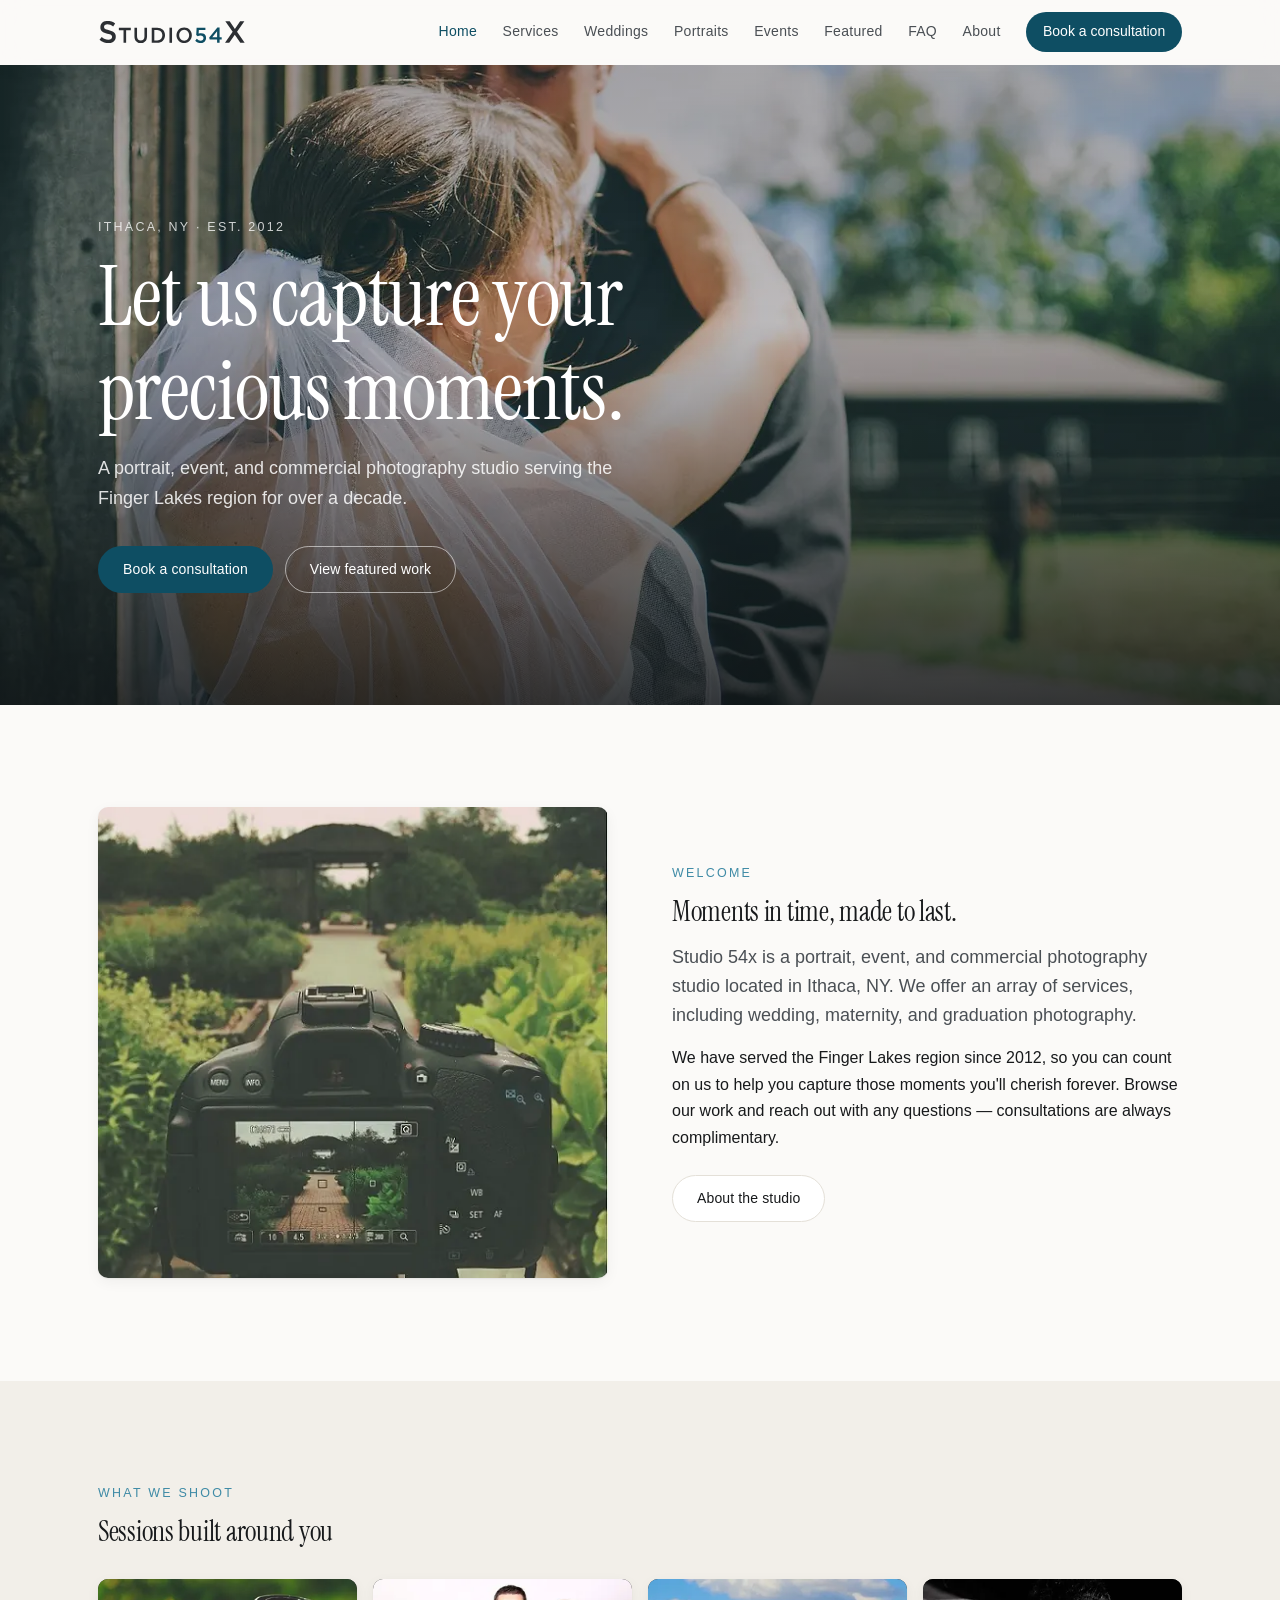
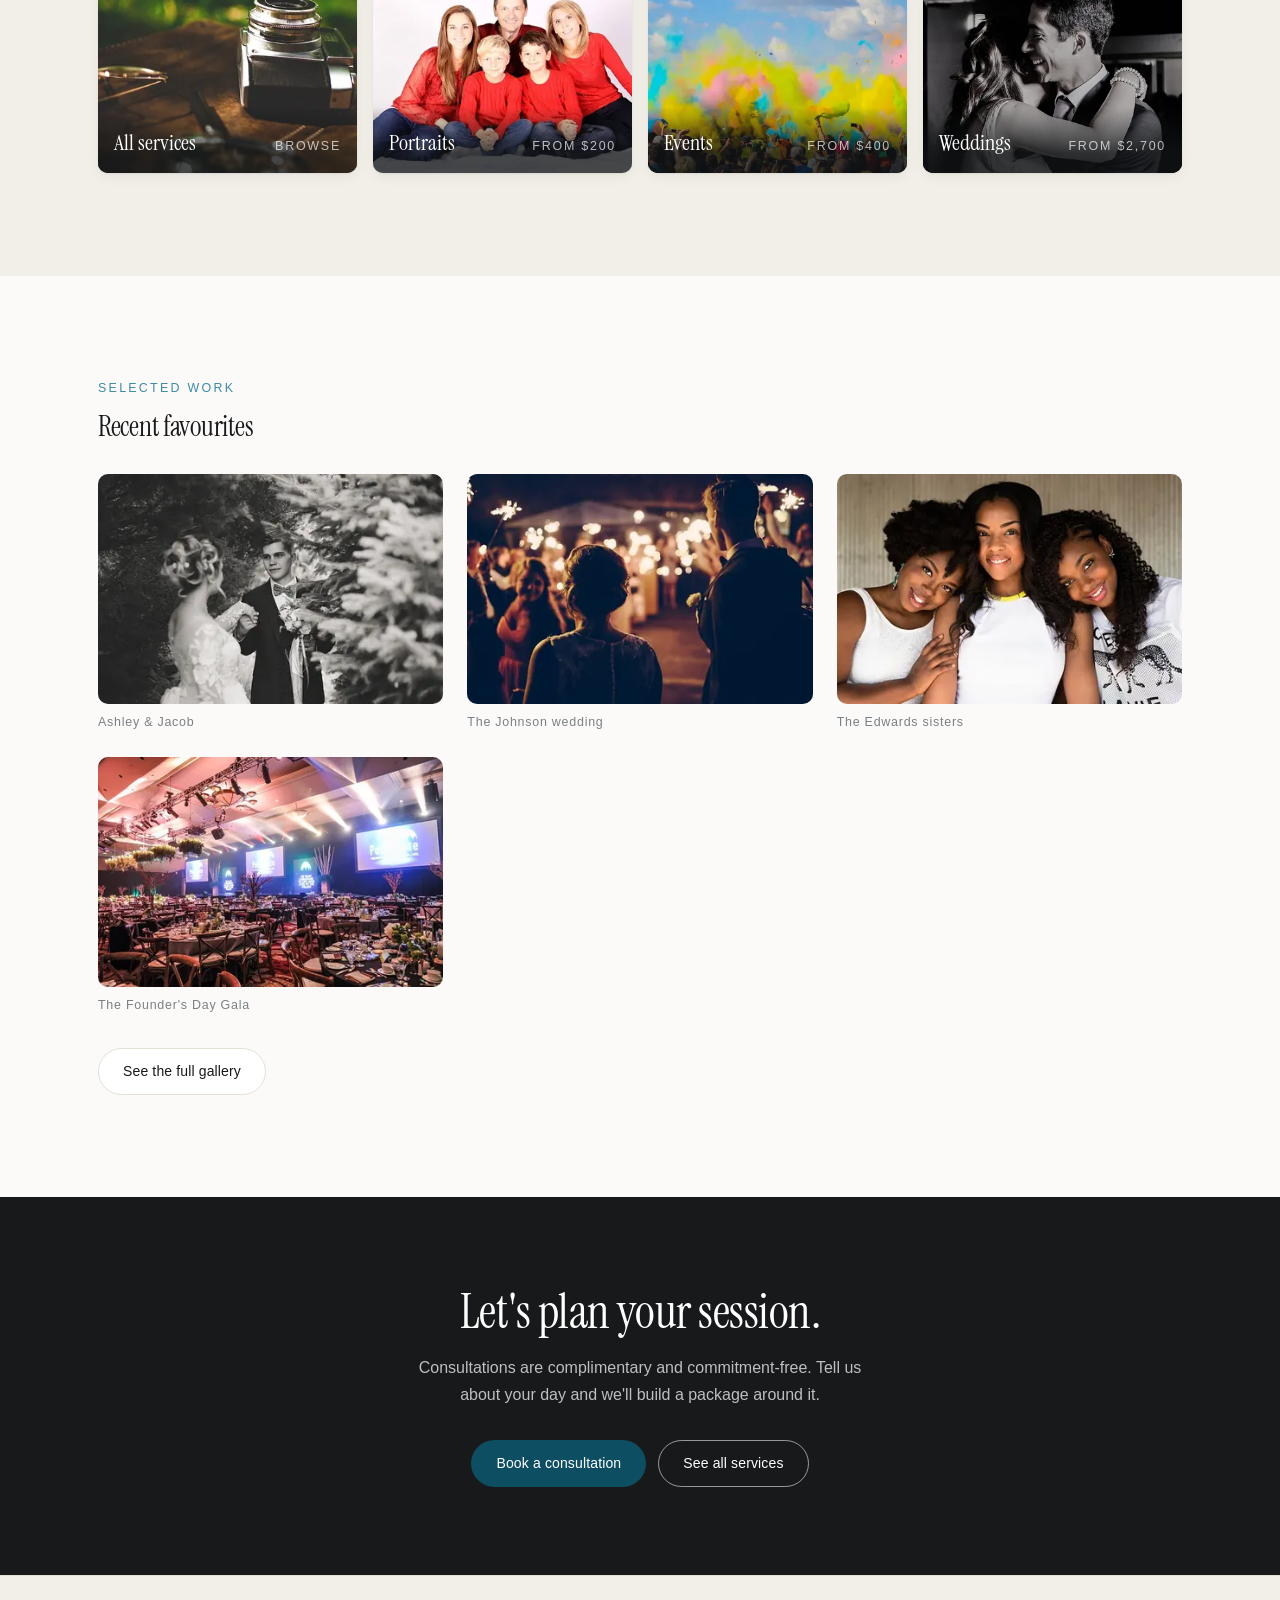
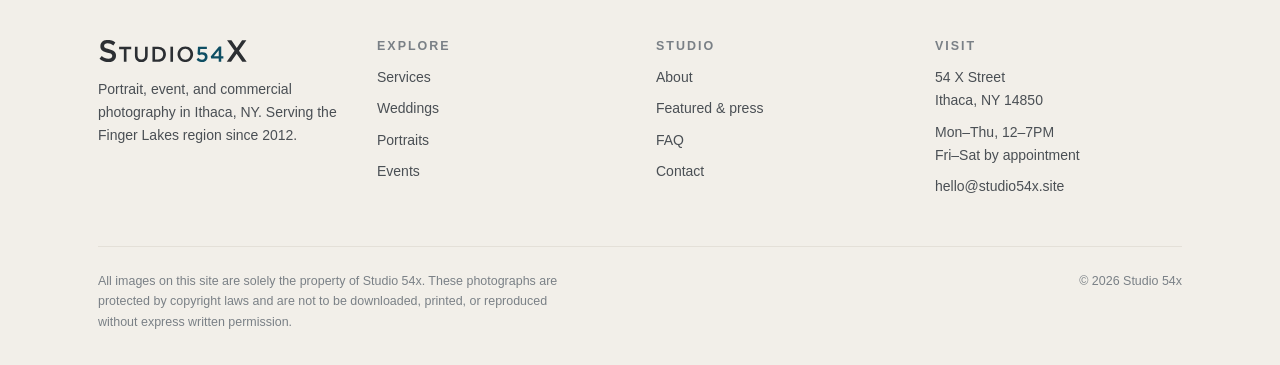
<file: index.html>
<!DOCTYPE html>
<html lang="en">
<head>
  <meta charset="utf-8"/>
  <meta name="viewport" content="width=device-width, initial-scale=1, viewport-fit=cover"/>
  <title>Home | Studio 54x</title>
  <meta name="description" content="Studio 54x is a portrait, event, and wedding photography studio in Ithaca, NY, serving the Finger Lakes region since 2012."/>
  <meta name="theme-color" content="#fbfaf8"/>
  <link rel="canonical" href="https://studio54x.site/"/>
  <meta property="og:type" content="website"/>
  <meta property="og:site_name" content="Studio 54x"/>
  <meta property="og:title" content="Home | Studio 54x"/>
  <meta property="og:description" content="Studio 54x is a portrait, event, and wedding photography studio in Ithaca, NY, serving the Finger Lakes region since 2012."/>
  <meta property="og:image" content="https://studio54x.site/images/embracing.jpg"/>
  <meta name="twitter:card" content="summary_large_image"/>
  <link rel="icon" href="images/icon.svg" type="image/svg+xml"/>
  <link rel="apple-touch-icon" href="images/apple-touch-icon.png"/>
  <link rel="preconnect" href="https://api.fontshare.com" crossorigin/>
  <link rel="preconnect" href="https://fonts.googleapis.com"/>
  <link rel="preconnect" href="https://fonts.gstatic.com" crossorigin/>
  <link rel="stylesheet" href="https://api.fontshare.com/v2/css?f[]=switzer@400,500,600&amp;display=swap"/>
  <link rel="stylesheet" href="https://fonts.googleapis.com/css2?family=Instrument+Serif:ital@0;1&amp;display=swap"/>
  <link rel="stylesheet" href="styles/site.css?v=498d4d29"/>
</head>
<body>
  <a class="skip-link" href="#main">Skip to content</a>
  <header class="site-header">
    <div class="wrap nav-bar">
      <a class="brand" href="index.html" aria-label="Studio 54x — home">
        <img src="images/logo.svg" alt="Studio 54x" width="202" height="29"/>
      </a>
      <button class="nav-toggle" type="button" aria-expanded="false" aria-controls="nav-menu" aria-label="Toggle navigation menu">
        <span></span>
      </button>
      <nav aria-label="Primary">
        <ul class="nav-menu" id="nav-menu">
          <li class="is-current"><a href="index.html" aria-current="page">Home</a></li>
          <li><a href="services.html">Services</a></li>
          <li><a href="weddings.html">Weddings</a></li>
          <li><a href="portraits.html">Portraits</a></li>
          <li><a href="events.html">Events</a></li>
          <li><a href="featured.html">Featured</a></li>
          <li><a href="faq.html">FAQ</a></li>
          <li><a href="about.html">About</a></li>
          <li><a class="nav-cta" href="contact.html">Book a consultation</a></li>
        </ul>
      </nav>
    </div>
  </header>

  <main id="main">
    <section class="hero">
      <img class="hero__media" src="images/embracing.jpg" alt="Newlyweds embracing at golden hour" fetchpriority="high" decoding="async" srcset="images/r/embracing-400.webp 400w, images/r/embracing-600.webp 600w, images/r/embracing-800.webp 800w, images/r/embracing-1200.webp 1200w, images/r/embracing-1280.webp 1280w" sizes="100vw" width="1280" height="850"/>
      <div class="wrap hero__inner">
        <span class="eyebrow hero__eyebrow">Ithaca, NY &middot; Est. 2012</span>
        <h1>Let us capture your precious moments.</h1>
        <p>A portrait, event, and commercial photography studio serving the Finger Lakes region for over a decade.</p>
        <div class="btn-row">
          <a class="btn btn--primary" href="contact.html">Book a consultation</a>
          <a class="btn btn--ghost" href="featured.html">View featured work</a>
        </div>
      </div>
    </section>

    <section class="section">
      <div class="wrap">
        <div class="split split--media-first reveal">
          <figure class="split__media">
            <img src="images/taking-photos.jpg" alt="A Studio 54x photographer lining up a shot" loading="lazy" decoding="async" srcset="images/r/taking-photos-400.webp 400w, images/r/taking-photos-520.webp 520w" sizes="(max-width: 760px) 94vw, (max-width: 1100px) 48vw, 560px" width="520" height="480"/>
          </figure>
          <div>
            <span class="eyebrow">Welcome</span>
            <h2 class="section-title">Moments in time, made to last.</h2>
            <p class="lede">Studio 54x is a portrait, event, and commercial photography studio located in Ithaca, NY. We offer an array of services, including wedding, maternity, and graduation photography.</p>
            <p>We have served the Finger Lakes region since 2012, so you can count on us to help you capture those moments you'll cherish forever. Browse our work and reach out with any questions &mdash; consultations are always complimentary.</p>
            <div class="btn-row" style="margin-top: var(--space-6);">
              <a class="btn btn--outline" href="about.html">About the studio</a>
            </div>
          </div>
        </div>
      </div>
    </section>

    <section class="section section--alt">
      <div class="wrap">
        <span class="eyebrow">What we shoot</span>
        <h2 class="section-title">Sessions built around you</h2>
        <div class="cards reveal" style="margin-top: var(--space-8);">
          <a class="card" href="services.html">
            <img src="images/camera.jpg" alt="Camera on a studio table" loading="lazy" decoding="async" srcset="images/r/camera-400.webp 400w, images/r/camera-600.webp 600w, images/r/camera-800.webp 800w, images/r/camera-1118.webp 1118w" sizes="(max-width: 760px) 80vw, (max-width: 1100px) 46vw, 280px" width="1118" height="746"/>
            <span class="card__label">All services <small>Browse</small></span>
          </a>
          <a class="card" href="portraits.html">
            <img src="images/holiday.jpg" alt="Family holiday portrait" loading="lazy" decoding="async" srcset="images/r/holiday-400.webp 400w, images/r/holiday-600.webp 600w, images/r/holiday-630.webp 630w" sizes="(max-width: 760px) 80vw, (max-width: 1100px) 46vw, 280px" width="630" height="384"/>
            <span class="card__label">Portraits <small>From $200</small></span>
          </a>
          <a class="card" href="events.html">
            <img src="images/color_event.jpg" alt="Hands throwing colour in the air at an event" loading="lazy" decoding="async" srcset="images/r/color_event-400.webp 400w, images/r/color_event-600.webp 600w, images/r/color_event-800.webp 800w, images/r/color_event-927.webp 927w" sizes="(max-width: 760px) 80vw, (max-width: 1100px) 46vw, 280px" width="927" height="631"/>
            <span class="card__label">Events <small>From $400</small></span>
          </a>
          <a class="card" href="weddings.html">
            <img src="images/couple-dance.jpg" alt="Couple during their first dance" loading="lazy" decoding="async" srcset="images/r/couple-dance-400.webp 400w, images/r/couple-dance-600.webp 600w, images/r/couple-dance-639.webp 639w" sizes="(max-width: 760px) 80vw, (max-width: 1100px) 46vw, 280px" width="639" height="514"/>
            <span class="card__label">Weddings <small>From $2,700</small></span>
          </a>
        </div>
      </div>
    </section>

    <section class="section">
      <div class="wrap">
        <span class="eyebrow">Selected work</span>
        <h2 class="section-title">Recent favourites</h2>
        <div style="margin-top: var(--space-8);" class="reveal">
      <div class="gallery">
        <figure>
          <img src="images/couple-woods3.jpg" alt="Couple in the woods" loading="lazy" decoding="async" data-ctx="gallery-lead" srcset="images/r/couple-woods3-400.webp 400w, images/r/couple-woods3-600.webp 600w, images/r/couple-woods3-640.webp 640w" sizes="(max-width: 760px) 94vw, (max-width: 1100px) 46vw, 360px" width="640" height="426"/>
          <figcaption>Ashley &amp; Jacob</figcaption>
        </figure>
        <figure>
          <img src="images/wedding-party.jpg" alt="Wedding reception" loading="lazy" decoding="async" data-ctx="gallery" srcset="images/r/wedding-party-400.webp 400w, images/r/wedding-party-600.webp 600w, images/r/wedding-party-640.webp 640w" sizes="(max-width: 760px) 48vw, (max-width: 1100px) 46vw, 360px" width="640" height="426"/>
          <figcaption>The Johnson wedding</figcaption>
        </figure>
        <figure>
          <img src="images/portrait.jpg" alt="Three sisters" loading="lazy" decoding="async" data-ctx="gallery" srcset="images/r/portrait-400.webp 400w, images/r/portrait-600.webp 600w, images/r/portrait-640.webp 640w" sizes="(max-width: 760px) 48vw, (max-width: 1100px) 46vw, 360px" width="640" height="427"/>
          <figcaption>The Edwards sisters</figcaption>
        </figure>
        <figure>
          <img src="images/gala.jpg" alt="Tables around a stage at a gala" loading="lazy" decoding="async" data-ctx="gallery" srcset="images/r/gala-400.webp 400w, images/r/gala-600.webp 600w, images/r/gala-640.webp 640w" sizes="(max-width: 760px) 48vw, (max-width: 1100px) 46vw, 360px" width="640" height="425"/>
          <figcaption>The Founder's Day Gala</figcaption>
        </figure>
      </div>
        </div>
        <div class="btn-row" style="margin-top: var(--space-8);">
          <a class="btn btn--outline" href="featured.html">See the full gallery</a>
        </div>
      </div>
    </section>

    <section class="cta-band">
      <div class="wrap">
        <h2>Let's plan your session.</h2>
        <p>Consultations are complimentary and commitment-free. Tell us about your day and we'll build a package around it.</p>
        <div class="btn-row">
          <a class="btn btn--primary" href="contact.html">Book a consultation</a>
          <a class="btn btn--ghost" href="services.html">See all services</a>
        </div>
      </div>
    </section>
  </main>

  <footer class="site-footer">
    <div class="wrap">
      <div class="footer-grid">
        <div class="footer-brand">
          <img src="images/logo.svg" alt="Studio 54x" width="202" height="29" loading="lazy"/>
          <p>Portrait, event, and commercial photography in Ithaca, NY. Serving the Finger Lakes region since 2012.</p>
        </div>
        <div>
          <h3>Explore</h3>
          <ul>
            <li><a href="services.html">Services</a></li>
            <li><a href="weddings.html">Weddings</a></li>
            <li><a href="portraits.html">Portraits</a></li>
            <li><a href="events.html">Events</a></li>
          </ul>
        </div>
        <div>
          <h3>Studio</h3>
          <ul>
            <li><a href="about.html">About</a></li>
            <li><a href="featured.html">Featured &amp; press</a></li>
            <li><a href="faq.html">FAQ</a></li>
            <li><a href="contact.html">Contact</a></li>
          </ul>
        </div>
        <div>
          <h3>Visit</h3>
          <ul>
            <li>54 X Street<br/>Ithaca, NY 14850</li>
            <li>Mon–Thu, 12–7PM<br/>Fri–Sat by appointment</li>
            <li><a href="mailto:hello@studio54x.site">hello@studio54x.site</a></li>
          </ul>
        </div>
      </div>
      <div class="footer-bottom">
        <p>All images on this site are solely the property of Studio 54x. These photographs are protected by copyright laws and are not to be downloaded, printed, or reproduced without express written permission.</p>
        <p>&copy; <span data-year>2026</span> Studio 54x</p>
      </div>
    </div>
  </footer>

  <div class="mobile-bar" id="mobile-bar" aria-hidden="true">
    <a class="mobile-bar__link" href="mailto:hello@studio54x.site" aria-label="Email the studio">
      <svg viewBox="0 0 24 24" width="18" height="18" fill="none" stroke="currentColor" stroke-width="1.6" stroke-linecap="round" stroke-linejoin="round" aria-hidden="true"><rect x="3" y="5" width="18" height="14" rx="2"/><path d="m3.5 7 8.5 6 8.5-6"/></svg>
      <span>Email</span>
    </a>
    <a class="mobile-bar__cta btn btn--primary" href="contact.html">Book a consultation</a>
  </div>

  <script src="scripts/site.js?v=498d4d29" defer></script>
</body>
</html>
</file>
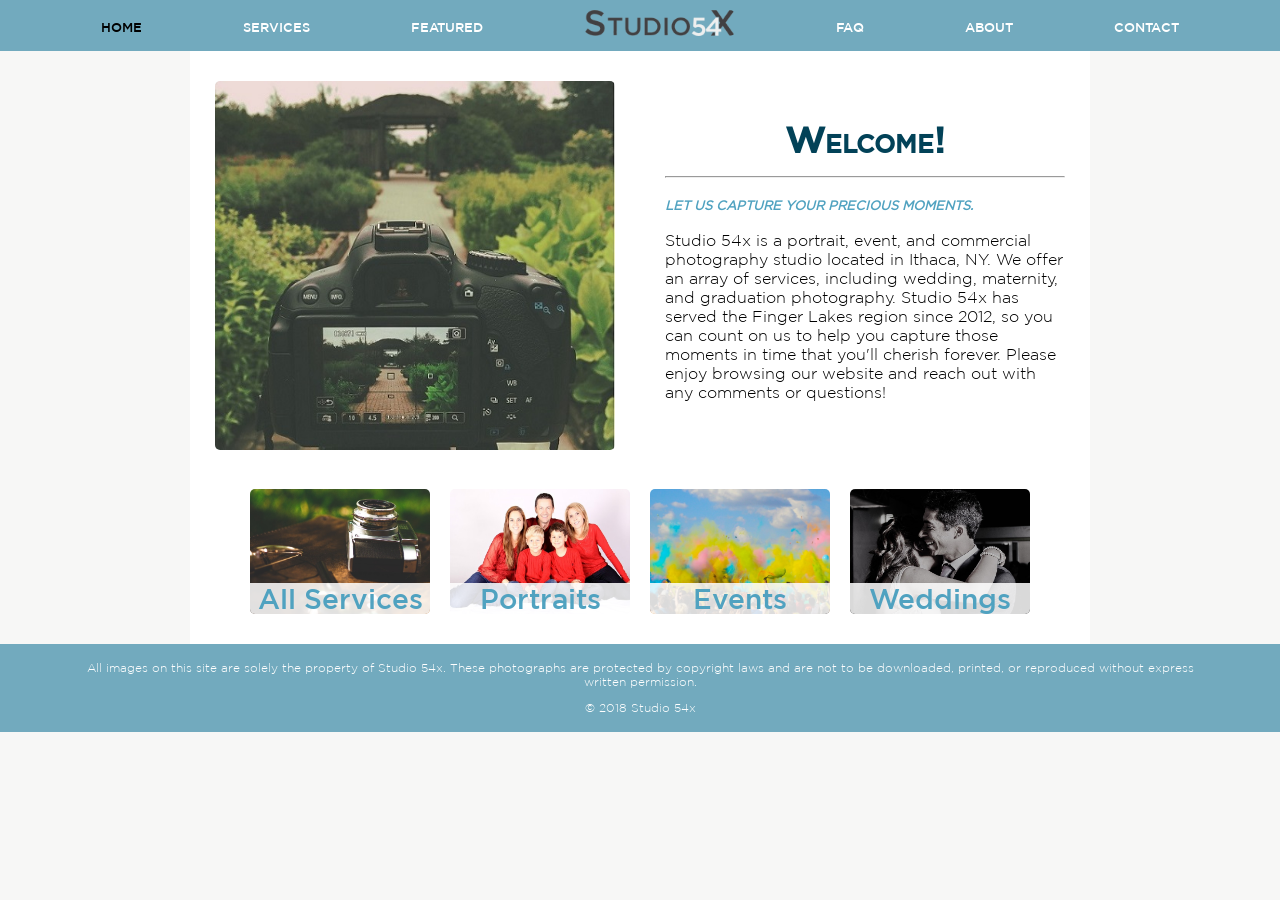
<file: project--validate-a-form/assignment/index.html>
<!DOCTYPE html>
<html lang="en">
<head>
  <title>Home | Studio 54x</title>
  <meta charset="utf-8"/>
  <link rel="stylesheet" type="text/css" href="styles/site.css">
</head>
<body>
  <nav>
    <ul>
      <li><a href="index.html"><img alt="Studio 54x Logo" src="images/logo.png"/></a></li>
      <li class="current_page"><a href="index.html">Home</a></li>
      <li><a href="services.html">Services</a></li>
      <li><a href="featured.html">Featured</a></li>
      <li><a href="faq.html">FAQ</a></li>
      <li><a href="about.html">About</a></li>
      <li><a href="contact.html">Contact</a></li>
    </ul>
  </nav>

  <main>
    <article class="content">
      <div class="flexbox intro">
        <figure>
          <img alt="Getting ready to take a photo" src="images/taking-photos.jpg"/>
        </figure>
        <section class="welcome">
          <h1>Welcome!</h1>
          <hr/>
          <h2 class="slogan">
            Let us capture your precious moments.
          </h2>
          <p>
            Studio 54x is a portrait, event, and commercial photography studio located in Ithaca, NY. We offer an array of services, including wedding, maternity, and graduation photography. Studio 54x has served the Finger Lakes region since 2012, so you can count on us to help you capture those moments in time that you'll cherish forever. Please enjoy browsing our website and reach out with any comments or questions!
          </p>
        </section>
      </div>

      <section class="flexbox flex-wrap">
        <div class="shortcut">
          <a href="services.html">
            <img alt="Camera" src="images/camera.jpg"/>
            <span>All Services</span>
          </a>
        </div>
        <div class="shortcut">
          <a href="portraits.html">
            <img alt="Holiday photo for family" src="images/holiday.jpg"/>
            <span>Portraits</span>
          </a>
        </div>
        <div class="shortcut">
          <a href="events.html">
            <img alt="Hands and color in air" src="images/color_event.jpg"/>
            <span>Events</span>
          </a>
        </div>
        <div class="shortcut">
          <a href="weddings.html">
            <img alt="Couple's first dance" src="images/couple-dance.jpg"/>
            <span>Weddings</span>
          </a>
        </div>
      </section>
    </article>
  </main>

  <footer>
    <p>
      All images on this site are solely the property of Studio 54x. These photographs are protected by copyright laws and are not to be downloaded, printed, or reproduced without express written permission.
    </p>
    <p>© 2018 Studio 54x</p>
  </footer>
</body>
</html>
</file>
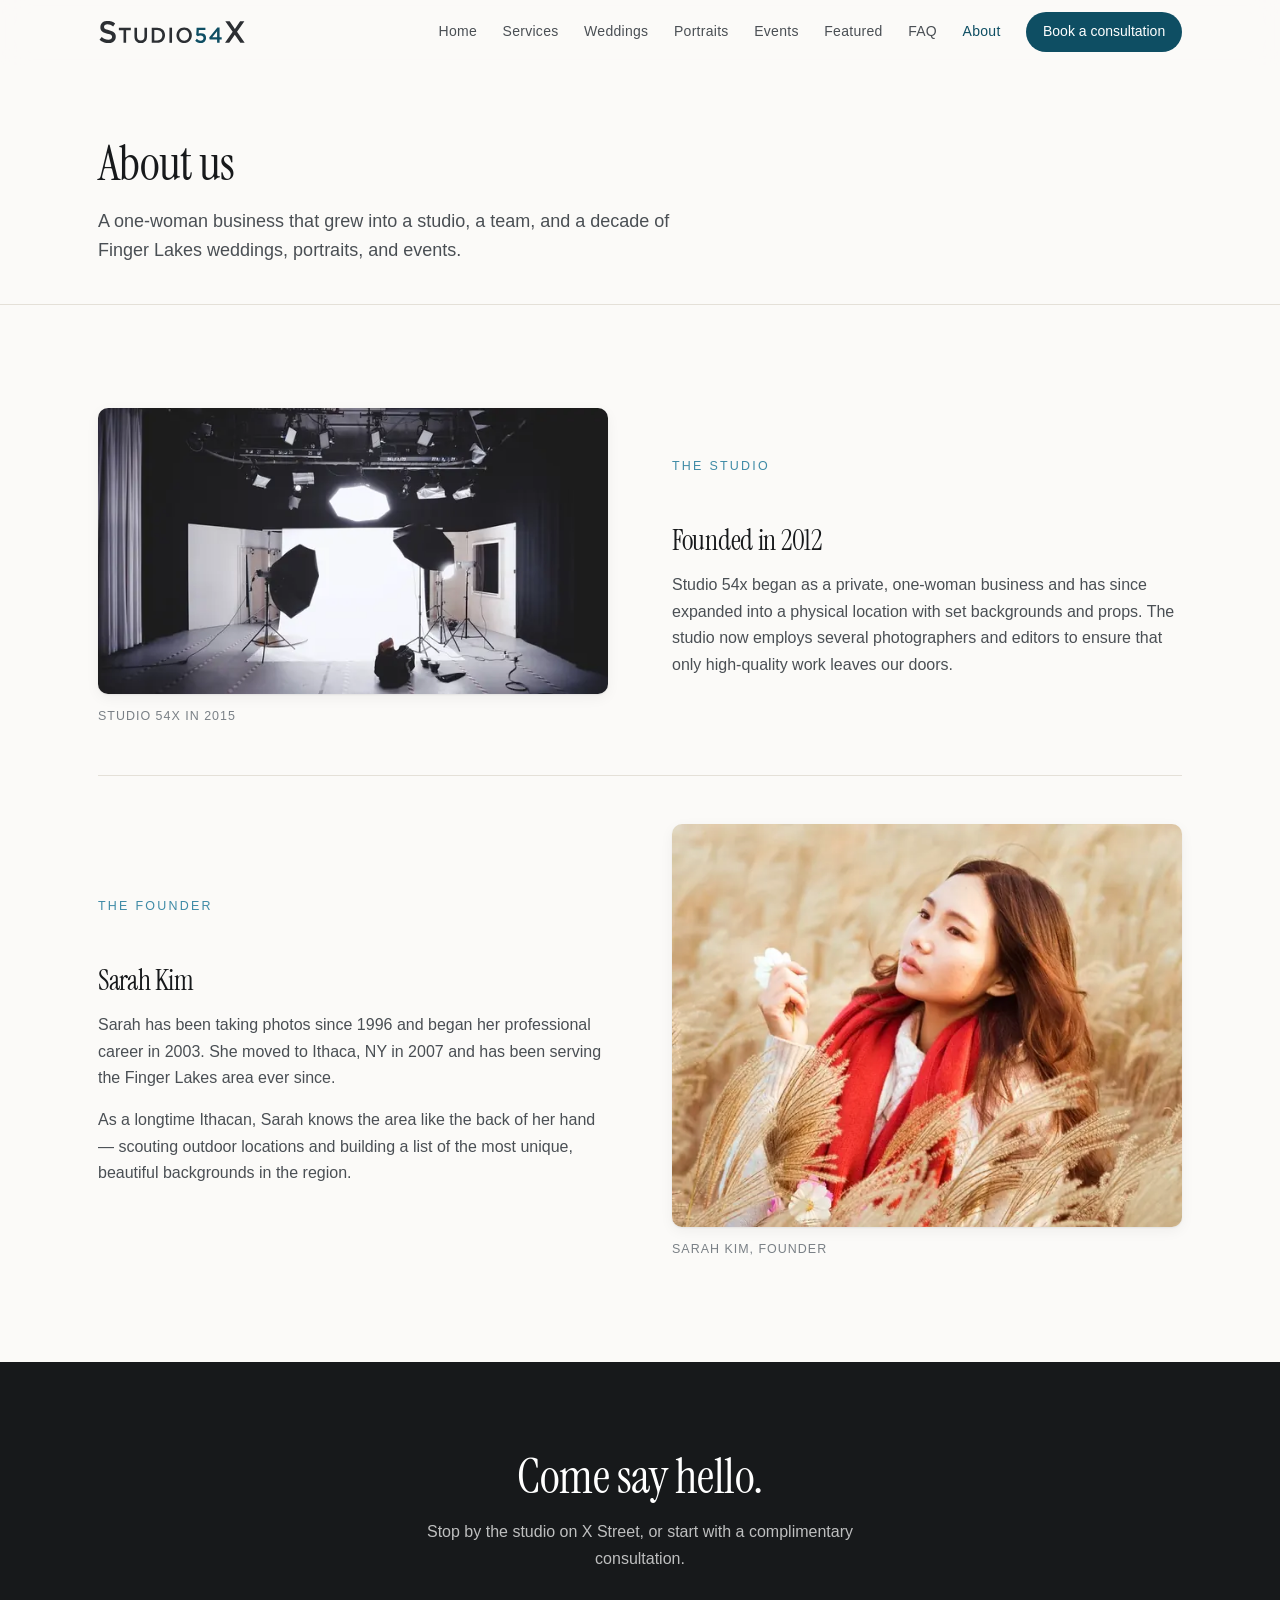
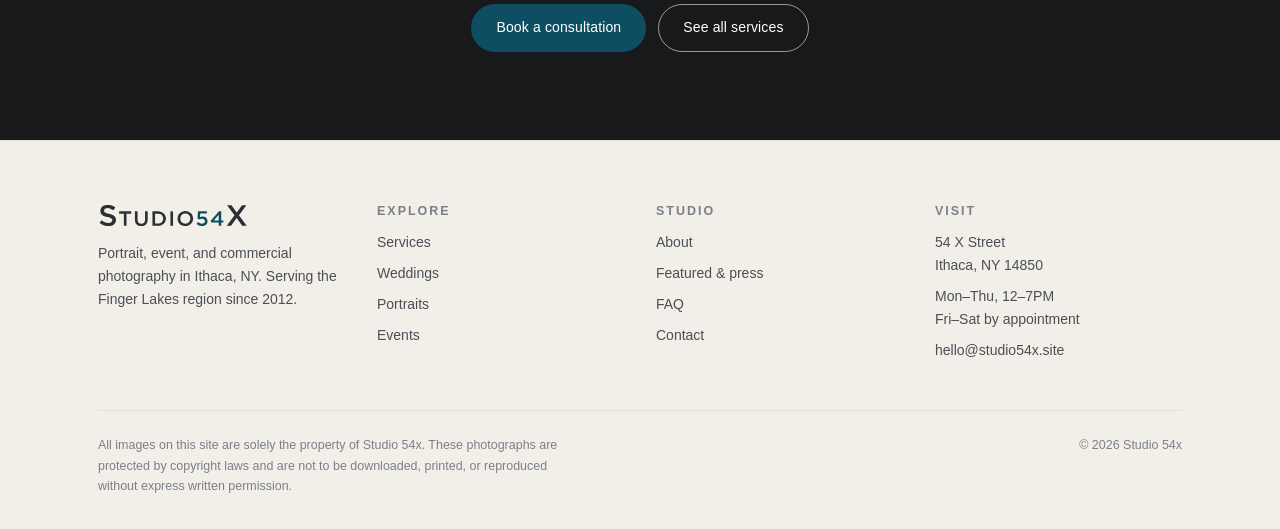
<file: about.html>
<!DOCTYPE html>
<html lang="en">
<head>
  <meta charset="utf-8"/>
  <meta name="viewport" content="width=device-width, initial-scale=1, viewport-fit=cover"/>
  <title>About | Studio 54x</title>
  <meta name="description" content="Studio 54x was founded in Ithaca, NY in 2012 by Sarah Kim and now employs a team of photographers and editors."/>
  <meta name="theme-color" content="#fbfaf8"/>
  <link rel="canonical" href="https://studio54x.site/about.html"/>
  <meta property="og:type" content="website"/>
  <meta property="og:site_name" content="Studio 54x"/>
  <meta property="og:title" content="About | Studio 54x"/>
  <meta property="og:description" content="Studio 54x was founded in Ithaca, NY in 2012 by Sarah Kim and now employs a team of photographers and editors."/>
  <meta property="og:image" content="https://studio54x.site/images/studio.jpg"/>
  <meta name="twitter:card" content="summary_large_image"/>
  <link rel="icon" href="images/icon.svg" type="image/svg+xml"/>
  <link rel="apple-touch-icon" href="images/apple-touch-icon.png"/>
  <link rel="preconnect" href="https://api.fontshare.com" crossorigin/>
  <link rel="preconnect" href="https://fonts.googleapis.com"/>
  <link rel="preconnect" href="https://fonts.gstatic.com" crossorigin/>
  <link rel="stylesheet" href="https://api.fontshare.com/v2/css?f[]=switzer@400,500,600&amp;display=swap"/>
  <link rel="stylesheet" href="https://fonts.googleapis.com/css2?family=Instrument+Serif:ital@0;1&amp;display=swap"/>
  <link rel="stylesheet" href="styles/site.css?v=498d4d29"/>
</head>
<body>
  <a class="skip-link" href="#main">Skip to content</a>
  <header class="site-header">
    <div class="wrap nav-bar">
      <a class="brand" href="index.html" aria-label="Studio 54x — home">
        <img src="images/logo.svg" alt="Studio 54x" width="202" height="29"/>
      </a>
      <button class="nav-toggle" type="button" aria-expanded="false" aria-controls="nav-menu" aria-label="Toggle navigation menu">
        <span></span>
      </button>
      <nav aria-label="Primary">
        <ul class="nav-menu" id="nav-menu">
          <li><a href="index.html">Home</a></li>
          <li><a href="services.html">Services</a></li>
          <li><a href="weddings.html">Weddings</a></li>
          <li><a href="portraits.html">Portraits</a></li>
          <li><a href="events.html">Events</a></li>
          <li><a href="featured.html">Featured</a></li>
          <li><a href="faq.html">FAQ</a></li>
          <li class="is-current"><a href="about.html" aria-current="page">About</a></li>
          <li><a class="nav-cta" href="contact.html">Book a consultation</a></li>
        </ul>
      </nav>
    </div>
  </header>

  <main id="main">
    <section class="page-head">
      <div class="wrap">
        <h1 class="page-title">About us</h1>
        <p class="lede">A one-woman business that grew into a studio, a team, and a decade of Finger Lakes weddings, portraits, and events.</p>
      </div>
    </section>
    <section class="section">
      <div class="wrap">
        <div class="split split--media-first reveal">
          <figure class="split__media">
            <img src="images/studio.jpg" alt="The Studio 54x photography studio" loading="lazy" decoding="async" srcset="images/r/studio-400.webp 400w, images/r/studio-600.webp 600w, images/r/studio-800.webp 800w, images/r/studio-1200.webp 1200w, images/r/studio-1280.webp 1280w" sizes="(max-width: 760px) 94vw, (max-width: 1100px) 48vw, 560px" width="1280" height="719"/>
            <figcaption>Studio 54x in 2015</figcaption>
          </figure>
          <div class="prose">
            <span class="eyebrow">The studio</span>
            <h2>Founded in 2012</h2>
            <p>Studio 54x began as a private, one-woman business and has since expanded into a physical location with set backgrounds and props. The studio now employs several photographers and editors to ensure that only high-quality work leaves our doors.</p>
          </div>
        </div>

        <hr class="rule"/>

        <div class="split reveal">
          <div class="prose">
            <span class="eyebrow">The founder</span>
            <h2>Sarah Kim</h2>
            <p>Sarah has been taking photos since 1996 and began her professional career in 2003. She moved to Ithaca, NY in 2007 and has been serving the Finger Lakes area ever since.</p>
            <p>As a longtime Ithacan, Sarah knows the area like the back of her hand &mdash; scouting outdoor locations and building a list of the most unique, beautiful backgrounds in the region.</p>
          </div>
          <figure class="split__media">
            <img src="images/woman.jpg" alt="Sarah Kim, founder of Studio 54x" loading="lazy" decoding="async" srcset="images/r/woman-400.webp 400w, images/r/woman-600.webp 600w, images/r/woman-800.webp 800w, images/r/woman-855.webp 855w" sizes="(max-width: 760px) 94vw, (max-width: 1100px) 48vw, 560px" width="855" height="676"/>
            <figcaption>Sarah Kim, Founder</figcaption>
          </figure>
        </div>
      </div>
    </section>

    <section class="cta-band">
      <div class="wrap">
        <h2>Come say hello.</h2>
        <p>Stop by the studio on X Street, or start with a complimentary consultation.</p>
        <div class="btn-row">
          <a class="btn btn--primary" href="contact.html">Book a consultation</a>
          <a class="btn btn--ghost" href="services.html">See all services</a>
        </div>
      </div>
    </section>
  </main>

  <footer class="site-footer">
    <div class="wrap">
      <div class="footer-grid">
        <div class="footer-brand">
          <img src="images/logo.svg" alt="Studio 54x" width="202" height="29" loading="lazy"/>
          <p>Portrait, event, and commercial photography in Ithaca, NY. Serving the Finger Lakes region since 2012.</p>
        </div>
        <div>
          <h3>Explore</h3>
          <ul>
            <li><a href="services.html">Services</a></li>
            <li><a href="weddings.html">Weddings</a></li>
            <li><a href="portraits.html">Portraits</a></li>
            <li><a href="events.html">Events</a></li>
          </ul>
        </div>
        <div>
          <h3>Studio</h3>
          <ul>
            <li><a href="about.html">About</a></li>
            <li><a href="featured.html">Featured &amp; press</a></li>
            <li><a href="faq.html">FAQ</a></li>
            <li><a href="contact.html">Contact</a></li>
          </ul>
        </div>
        <div>
          <h3>Visit</h3>
          <ul>
            <li>54 X Street<br/>Ithaca, NY 14850</li>
            <li>Mon–Thu, 12–7PM<br/>Fri–Sat by appointment</li>
            <li><a href="mailto:hello@studio54x.site">hello@studio54x.site</a></li>
          </ul>
        </div>
      </div>
      <div class="footer-bottom">
        <p>All images on this site are solely the property of Studio 54x. These photographs are protected by copyright laws and are not to be downloaded, printed, or reproduced without express written permission.</p>
        <p>&copy; <span data-year>2026</span> Studio 54x</p>
      </div>
    </div>
  </footer>

  <div class="mobile-bar" id="mobile-bar" aria-hidden="true">
    <a class="mobile-bar__link" href="mailto:hello@studio54x.site" aria-label="Email the studio">
      <svg viewBox="0 0 24 24" width="18" height="18" fill="none" stroke="currentColor" stroke-width="1.6" stroke-linecap="round" stroke-linejoin="round" aria-hidden="true"><rect x="3" y="5" width="18" height="14" rx="2"/><path d="m3.5 7 8.5 6 8.5-6"/></svg>
      <span>Email</span>
    </a>
    <a class="mobile-bar__cta btn btn--primary" href="contact.html">Book a consultation</a>
  </div>

  <script src="scripts/site.js?v=498d4d29" defer></script>
</body>
</html>
</file>
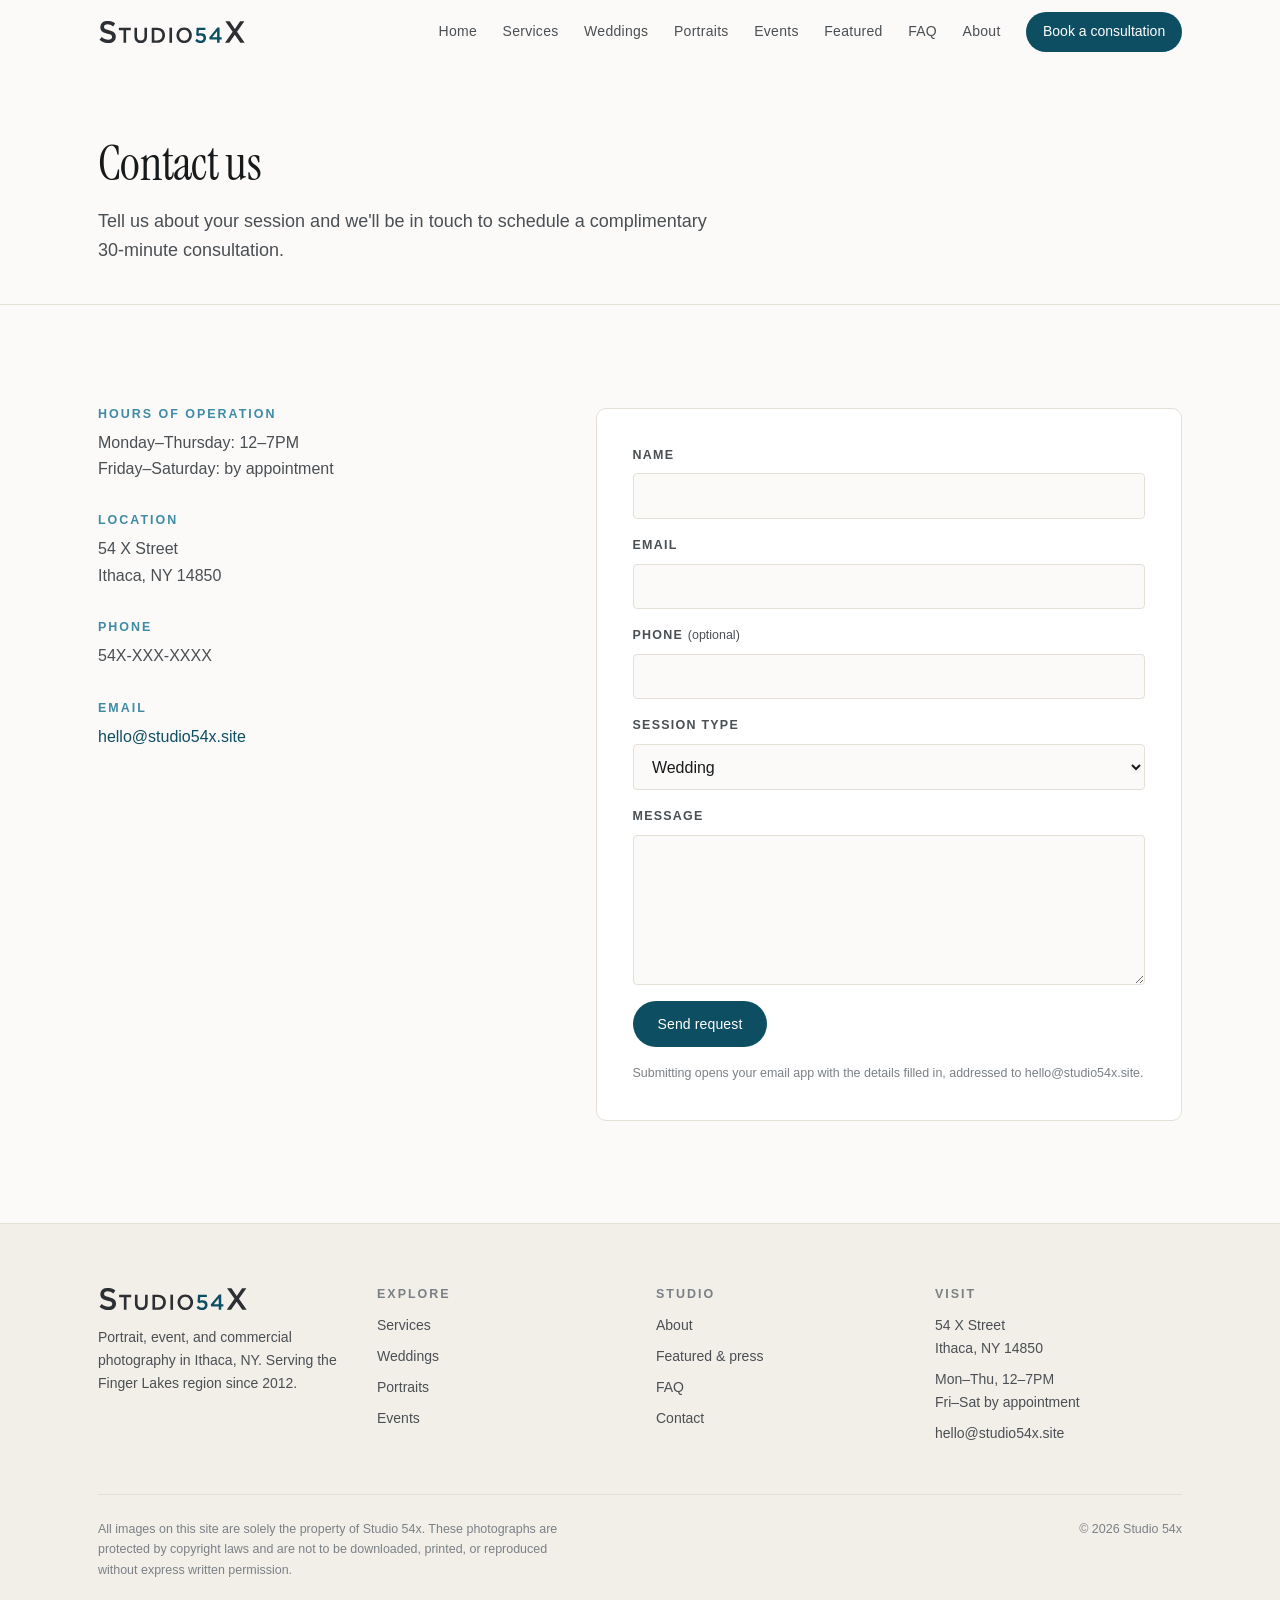
<file: contact.html>
<!DOCTYPE html>
<html lang="en">
<head>
  <meta charset="utf-8"/>
  <meta name="viewport" content="width=device-width, initial-scale=1, viewport-fit=cover"/>
  <title>Contact | Studio 54x</title>
  <meta name="description" content="Contact Studio 54x in Ithaca, NY to book a complimentary photography consultation."/>
  <meta name="theme-color" content="#fbfaf8"/>
  <link rel="canonical" href="https://studio54x.site/contact.html"/>
  <meta property="og:type" content="website"/>
  <meta property="og:site_name" content="Studio 54x"/>
  <meta property="og:title" content="Contact | Studio 54x"/>
  <meta property="og:description" content="Contact Studio 54x in Ithaca, NY to book a complimentary photography consultation."/>
  <meta property="og:image" content="https://studio54x.site/images/camera.jpg"/>
  <meta name="twitter:card" content="summary_large_image"/>
  <link rel="icon" href="images/icon.svg" type="image/svg+xml"/>
  <link rel="apple-touch-icon" href="images/apple-touch-icon.png"/>
  <link rel="preconnect" href="https://api.fontshare.com" crossorigin/>
  <link rel="preconnect" href="https://fonts.googleapis.com"/>
  <link rel="preconnect" href="https://fonts.gstatic.com" crossorigin/>
  <link rel="stylesheet" href="https://api.fontshare.com/v2/css?f[]=switzer@400,500,600&amp;display=swap"/>
  <link rel="stylesheet" href="https://fonts.googleapis.com/css2?family=Instrument+Serif:ital@0;1&amp;display=swap"/>
  <link rel="stylesheet" href="styles/site.css?v=498d4d29"/>
</head>
<body>
  <a class="skip-link" href="#main">Skip to content</a>
  <header class="site-header">
    <div class="wrap nav-bar">
      <a class="brand" href="index.html" aria-label="Studio 54x — home">
        <img src="images/logo.svg" alt="Studio 54x" width="202" height="29"/>
      </a>
      <button class="nav-toggle" type="button" aria-expanded="false" aria-controls="nav-menu" aria-label="Toggle navigation menu">
        <span></span>
      </button>
      <nav aria-label="Primary">
        <ul class="nav-menu" id="nav-menu">
          <li><a href="index.html">Home</a></li>
          <li><a href="services.html">Services</a></li>
          <li><a href="weddings.html">Weddings</a></li>
          <li><a href="portraits.html">Portraits</a></li>
          <li><a href="events.html">Events</a></li>
          <li><a href="featured.html">Featured</a></li>
          <li><a href="faq.html">FAQ</a></li>
          <li><a href="about.html">About</a></li>
          <li class="is-current"><a class="nav-cta" href="contact.html">Book a consultation</a></li>
        </ul>
      </nav>
    </div>
  </header>

  <main id="main">
    <section class="page-head">
      <div class="wrap">
        <h1 class="page-title">Contact us</h1>
        <p class="lede">Tell us about your session and we'll be in touch to schedule a complimentary 30-minute consultation.</p>
      </div>
    </section>
    <section class="section">
      <div class="wrap">
        <div class="contact-grid">
          <div class="reveal">
            <div class="info-block">
              <h2>Hours of operation</h2>
              <p>Monday&ndash;Thursday: 12&ndash;7PM<br/>Friday&ndash;Saturday: by appointment</p>
            </div>
            <div class="info-block">
              <h2>Location</h2>
              <p>54 X Street<br/>Ithaca, NY 14850</p>
            </div>
            <div class="info-block">
              <h2>Phone</h2>
              <p>54X-XXX-XXXX</p>
            </div>
            <div class="info-block">
              <h2>Email</h2>
              <p><a href="mailto:hello@studio54x.site">hello@studio54x.site</a></p>
            </div>
          </div>

          <form class="form reveal" id="contact-form" data-email="hello@studio54x.site" novalidate>
            <div id="form-status" class="form__status" role="status" aria-live="polite"></div>
            <div class="field">
              <label for="name">Name</label>
              <input type="text" id="name" name="name" autocomplete="name" required/>
              <span class="error">Please tell us your name.</span>
            </div>
            <div class="field">
              <label for="email">Email</label>
              <input type="email" id="email" name="email" autocomplete="email" inputmode="email" required/>
              <span class="error">Please enter a valid email address.</span>
            </div>
            <div class="field">
              <label for="phone">Phone <span style="text-transform:none;letter-spacing:0;font-weight:400;">(optional)</span></label>
              <input type="tel" id="phone" name="phone" autocomplete="tel" inputmode="tel"/>
            </div>
            <div class="field">
              <label for="session">Session type</label>
              <select id="session" name="session">
                <option>Wedding</option>
                <option>Event</option>
                <option>Portrait &ndash; in studio</option>
                <option>Portrait &ndash; on location</option>
                <option>Commercial</option>
                <option>Something else</option>
              </select>
            </div>
            <div class="field">
              <label for="message">Message</label>
              <textarea id="message" name="message" rows="6" required></textarea>
              <span class="error">Please add a short message so we can help.</span>
            </div>
            <div class="btn-row">
              <button class="btn btn--primary" type="submit">Send request</button>
            </div>
            <p class="form__note">Submitting opens your email app with the details filled in, addressed to hello@studio54x.site.</p>
          </form>
        </div>
      </div>
    </section>
  </main>

  <footer class="site-footer">
    <div class="wrap">
      <div class="footer-grid">
        <div class="footer-brand">
          <img src="images/logo.svg" alt="Studio 54x" width="202" height="29" loading="lazy"/>
          <p>Portrait, event, and commercial photography in Ithaca, NY. Serving the Finger Lakes region since 2012.</p>
        </div>
        <div>
          <h3>Explore</h3>
          <ul>
            <li><a href="services.html">Services</a></li>
            <li><a href="weddings.html">Weddings</a></li>
            <li><a href="portraits.html">Portraits</a></li>
            <li><a href="events.html">Events</a></li>
          </ul>
        </div>
        <div>
          <h3>Studio</h3>
          <ul>
            <li><a href="about.html">About</a></li>
            <li><a href="featured.html">Featured &amp; press</a></li>
            <li><a href="faq.html">FAQ</a></li>
            <li><a href="contact.html">Contact</a></li>
          </ul>
        </div>
        <div>
          <h3>Visit</h3>
          <ul>
            <li>54 X Street<br/>Ithaca, NY 14850</li>
            <li>Mon–Thu, 12–7PM<br/>Fri–Sat by appointment</li>
            <li><a href="mailto:hello@studio54x.site">hello@studio54x.site</a></li>
          </ul>
        </div>
      </div>
      <div class="footer-bottom">
        <p>All images on this site are solely the property of Studio 54x. These photographs are protected by copyright laws and are not to be downloaded, printed, or reproduced without express written permission.</p>
        <p>&copy; <span data-year>2026</span> Studio 54x</p>
      </div>
    </div>
  </footer>

  <div class="mobile-bar" id="mobile-bar" aria-hidden="true">
    <a class="mobile-bar__link" href="mailto:hello@studio54x.site" aria-label="Email the studio">
      <svg viewBox="0 0 24 24" width="18" height="18" fill="none" stroke="currentColor" stroke-width="1.6" stroke-linecap="round" stroke-linejoin="round" aria-hidden="true"><rect x="3" y="5" width="18" height="14" rx="2"/><path d="m3.5 7 8.5 6 8.5-6"/></svg>
      <span>Email</span>
    </a>
    <a class="mobile-bar__cta btn btn--primary" href="contact.html">Book a consultation</a>
  </div>

  <script src="scripts/site.js?v=498d4d29" defer></script>
</body>
</html>
</file>
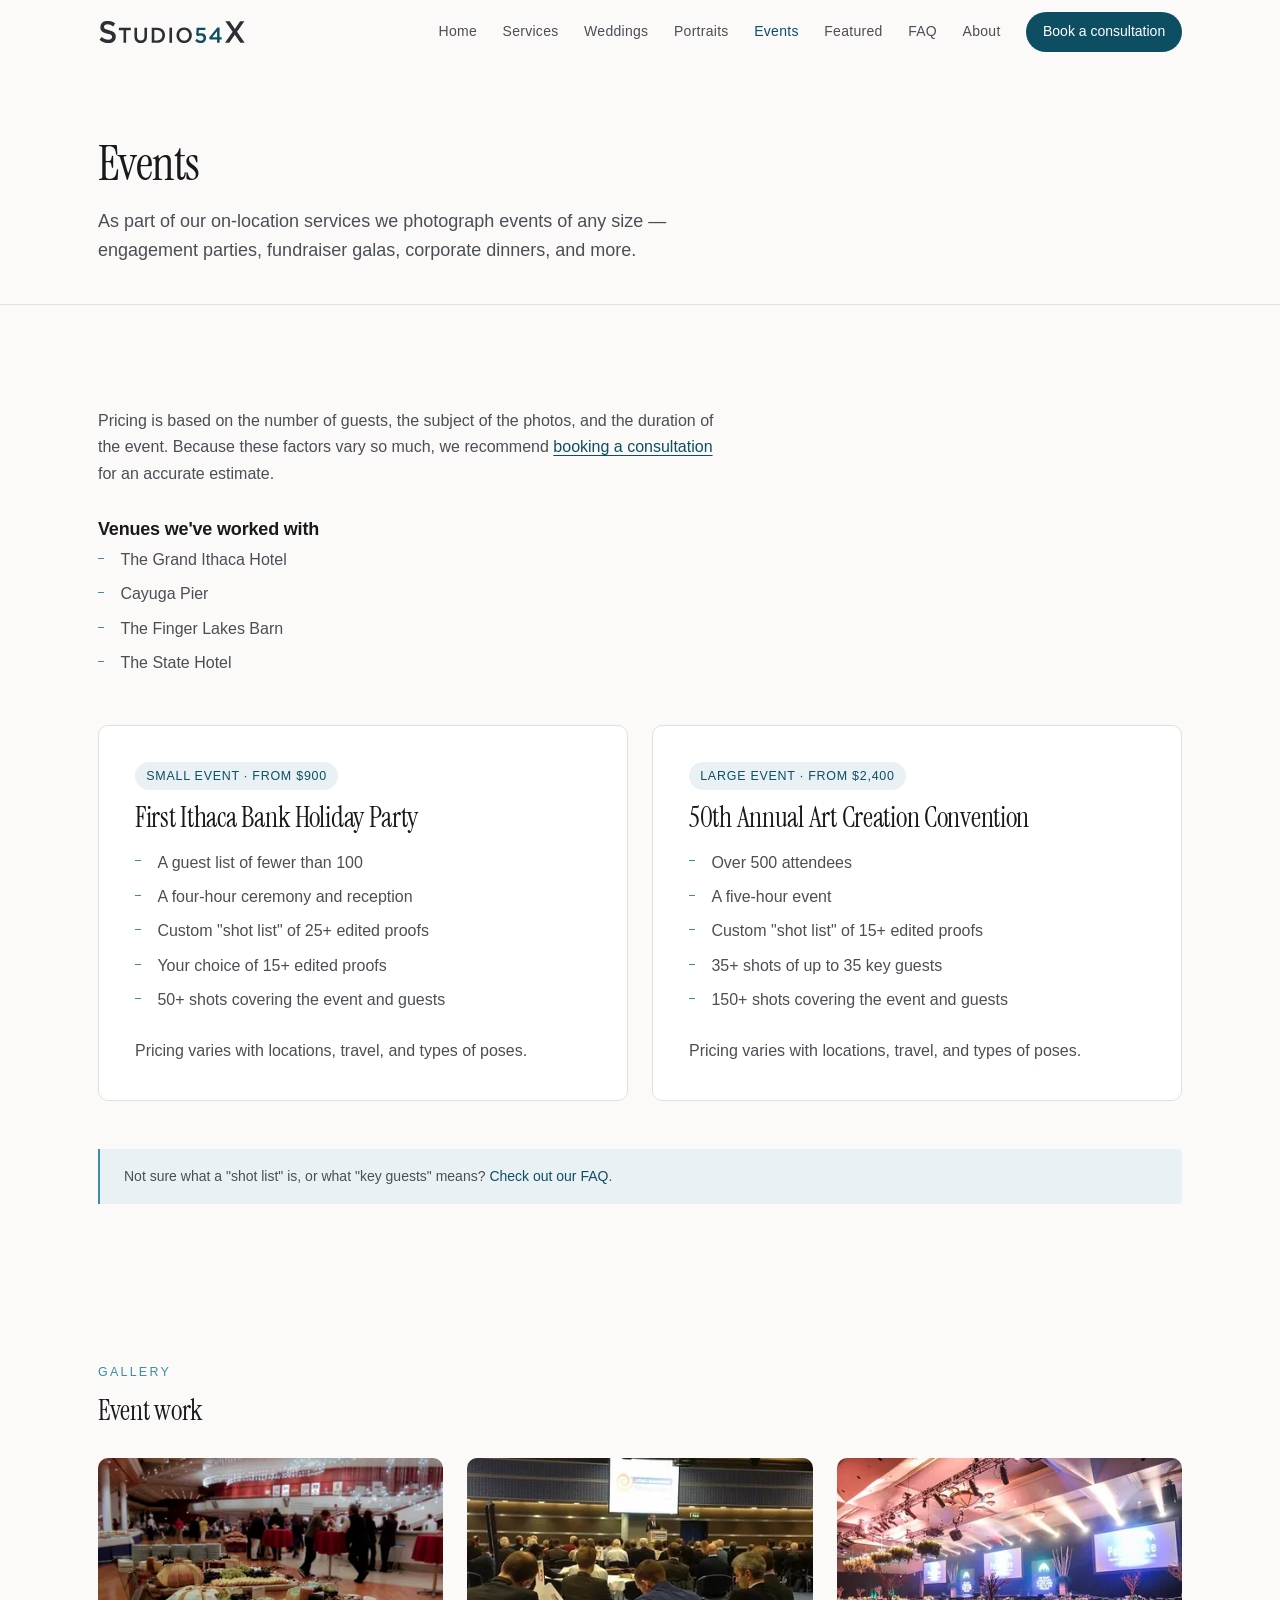
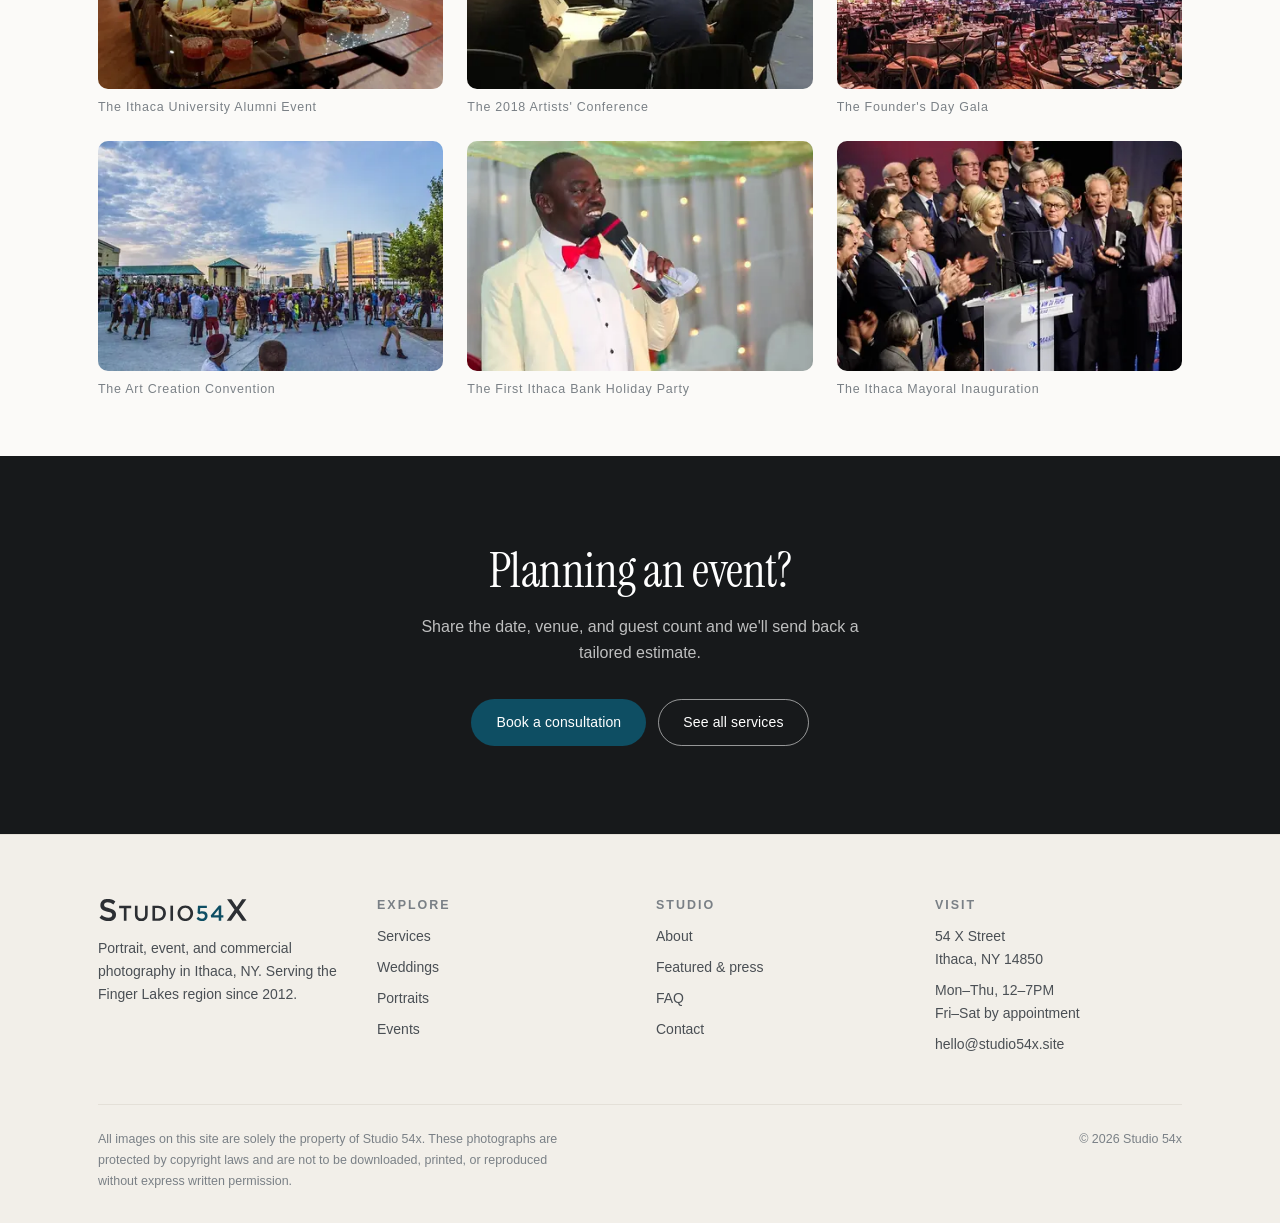
<file: events.html>
<!DOCTYPE html>
<html lang="en">
<head>
  <meta charset="utf-8"/>
  <meta name="viewport" content="width=device-width, initial-scale=1, viewport-fit=cover"/>
  <title>Events | Studio 54x</title>
  <meta name="description" content="Corporate events, galas, and celebrations photographed on location across the Finger Lakes. Packages from $900."/>
  <meta name="theme-color" content="#fbfaf8"/>
  <link rel="canonical" href="https://studio54x.site/events.html"/>
  <meta property="og:type" content="website"/>
  <meta property="og:site_name" content="Studio 54x"/>
  <meta property="og:title" content="Events | Studio 54x"/>
  <meta property="og:description" content="Corporate events, galas, and celebrations photographed on location across the Finger Lakes. Packages from $900."/>
  <meta property="og:image" content="https://studio54x.site/images/gala.jpg"/>
  <meta name="twitter:card" content="summary_large_image"/>
  <link rel="icon" href="images/icon.svg" type="image/svg+xml"/>
  <link rel="apple-touch-icon" href="images/apple-touch-icon.png"/>
  <link rel="preconnect" href="https://api.fontshare.com" crossorigin/>
  <link rel="preconnect" href="https://fonts.googleapis.com"/>
  <link rel="preconnect" href="https://fonts.gstatic.com" crossorigin/>
  <link rel="stylesheet" href="https://api.fontshare.com/v2/css?f[]=switzer@400,500,600&amp;display=swap"/>
  <link rel="stylesheet" href="https://fonts.googleapis.com/css2?family=Instrument+Serif:ital@0;1&amp;display=swap"/>
  <link rel="stylesheet" href="styles/site.css?v=498d4d29"/>
</head>
<body>
  <a class="skip-link" href="#main">Skip to content</a>
  <header class="site-header">
    <div class="wrap nav-bar">
      <a class="brand" href="index.html" aria-label="Studio 54x — home">
        <img src="images/logo.svg" alt="Studio 54x" width="202" height="29"/>
      </a>
      <button class="nav-toggle" type="button" aria-expanded="false" aria-controls="nav-menu" aria-label="Toggle navigation menu">
        <span></span>
      </button>
      <nav aria-label="Primary">
        <ul class="nav-menu" id="nav-menu">
          <li><a href="index.html">Home</a></li>
          <li><a href="services.html">Services</a></li>
          <li><a href="weddings.html">Weddings</a></li>
          <li><a href="portraits.html">Portraits</a></li>
          <li class="is-current"><a href="events.html" aria-current="page">Events</a></li>
          <li><a href="featured.html">Featured</a></li>
          <li><a href="faq.html">FAQ</a></li>
          <li><a href="about.html">About</a></li>
          <li><a class="nav-cta" href="contact.html">Book a consultation</a></li>
        </ul>
      </nav>
    </div>
  </header>

  <main id="main">
    <section class="page-head">
      <div class="wrap">
        <h1 class="page-title">Events</h1>
        <p class="lede">As part of our on-location services we photograph events of any size &mdash; engagement parties, fundraiser galas, corporate dinners, and more.</p>
      </div>
    </section>
    <section class="section">
      <div class="wrap">
        <div class="prose reveal">
          <p>Pricing is based on the number of guests, the subject of the photos, and the duration of the event. Because these factors vary so much, we recommend <a href="contact.html">booking a consultation</a> for an accurate estimate.</p>
          <h3>Venues we've worked with</h3>
          <ul class="list">
            <li>The Grand Ithaca Hotel</li>
            <li>Cayuga Pier</li>
            <li>The Finger Lakes Barn</li>
            <li>The State Hotel</li>
          </ul>
        </div>

        <div class="panel-grid reveal" style="margin-top: var(--space-12);">
          <div class="panel">
            <span class="price">Small event &middot; from $900</span>
            <h3>First Ithaca Bank Holiday Party</h3>
            <ul class="list">
              <li>A guest list of fewer than 100</li>
              <li>A four-hour ceremony and reception</li>
              <li>Custom "shot list" of 25+ edited proofs</li>
              <li>Your choice of 15+ edited proofs</li>
              <li>50+ shots covering the event and guests</li>
            </ul>
            <p>Pricing varies with locations, travel, and types of poses.</p>
          </div>
          <div class="panel">
            <span class="price">Large event &middot; from $2,400</span>
            <h3>50th Annual Art Creation Convention</h3>
            <ul class="list">
              <li>Over 500 attendees</li>
              <li>A five-hour event</li>
              <li>Custom "shot list" of 15+ edited proofs</li>
              <li>35+ shots of up to 35 key guests</li>
              <li>150+ shots covering the event and guests</li>
            </ul>
            <p>Pricing varies with locations, travel, and types of poses.</p>
          </div>
        </div>

        <p class="note reveal" style="margin-top: var(--space-12);">Not sure what a "shot list" is, or what "key guests" means? <a href="faq.html">Check out our FAQ</a>.</p>
      </div>
    </section>

    <section class="section section--tight">
      <div class="wrap">
        <span class="eyebrow">Gallery</span>
        <h2 class="section-title">Event work</h2>
        <div style="margin-top: var(--space-8);" class="reveal">
      <div class="gallery">
        <figure>
          <img src="images/business_dinner.jpg" alt="Guests networking at a dinner" decoding="async" data-ctx="gallery-lead" srcset="images/r/business_dinner-400.webp 400w, images/r/business_dinner-600.webp 600w, images/r/business_dinner-800.webp 800w, images/r/business_dinner-1200.webp 1200w, images/r/business_dinner-1280.webp 1280w" sizes="(max-width: 760px) 94vw, (max-width: 1100px) 46vw, 360px" width="1280" height="848"/>
          <figcaption>The Ithaca University Alumni Event</figcaption>
        </figure>
        <figure>
          <img src="images/conference.jpg" alt="Audience watching a presentation" decoding="async" data-ctx="gallery" srcset="images/r/conference-400.webp 400w, images/r/conference-480.webp 480w" sizes="(max-width: 760px) 48vw, (max-width: 1100px) 46vw, 360px" width="480" height="319"/>
          <figcaption>The 2018 Artists' Conference</figcaption>
        </figure>
        <figure>
          <img src="images/gala.jpg" alt="Tables around a stage" loading="lazy" decoding="async" data-ctx="gallery" srcset="images/r/gala-400.webp 400w, images/r/gala-600.webp 600w, images/r/gala-640.webp 640w" sizes="(max-width: 760px) 48vw, (max-width: 1100px) 46vw, 360px" width="640" height="425"/>
          <figcaption>The Founder's Day Gala</figcaption>
        </figure>
        <figure>
          <img src="images/public-event.jpg" alt="People gathered in town" loading="lazy" decoding="async" data-ctx="gallery" srcset="images/r/public-event-400.webp 400w, images/r/public-event-600.webp 600w, images/r/public-event-640.webp 640w" sizes="(max-width: 760px) 48vw, (max-width: 1100px) 46vw, 360px" width="640" height="426"/>
          <figcaption>The Art Creation Convention</figcaption>
        </figure>
        <figure>
          <img src="images/mc.jpg" alt="Master of ceremonies speaking" loading="lazy" decoding="async" data-ctx="gallery" srcset="images/r/mc-400.webp 400w, images/r/mc-600.webp 600w, images/r/mc-640.webp 640w" sizes="(max-width: 760px) 48vw, (max-width: 1100px) 46vw, 360px" width="640" height="426"/>
          <figcaption>The First Ithaca Bank Holiday Party</figcaption>
        </figure>
        <figure>
          <img src="images/speech.jpg" alt="Crowd around a woman giving a speech" loading="lazy" decoding="async" data-ctx="gallery" srcset="images/r/speech-400.webp 400w, images/r/speech-600.webp 600w, images/r/speech-640.webp 640w" sizes="(max-width: 760px) 48vw, (max-width: 1100px) 46vw, 360px" width="640" height="426"/>
          <figcaption>The Ithaca Mayoral Inauguration</figcaption>
        </figure>
      </div>
        </div>
      </div>
    </section>

    <section class="cta-band">
      <div class="wrap">
        <h2>Planning an event?</h2>
        <p>Share the date, venue, and guest count and we'll send back a tailored estimate.</p>
        <div class="btn-row">
          <a class="btn btn--primary" href="contact.html">Book a consultation</a>
          <a class="btn btn--ghost" href="services.html">See all services</a>
        </div>
      </div>
    </section>
  </main>

  <footer class="site-footer">
    <div class="wrap">
      <div class="footer-grid">
        <div class="footer-brand">
          <img src="images/logo.svg" alt="Studio 54x" width="202" height="29" loading="lazy"/>
          <p>Portrait, event, and commercial photography in Ithaca, NY. Serving the Finger Lakes region since 2012.</p>
        </div>
        <div>
          <h3>Explore</h3>
          <ul>
            <li><a href="services.html">Services</a></li>
            <li><a href="weddings.html">Weddings</a></li>
            <li><a href="portraits.html">Portraits</a></li>
            <li><a href="events.html">Events</a></li>
          </ul>
        </div>
        <div>
          <h3>Studio</h3>
          <ul>
            <li><a href="about.html">About</a></li>
            <li><a href="featured.html">Featured &amp; press</a></li>
            <li><a href="faq.html">FAQ</a></li>
            <li><a href="contact.html">Contact</a></li>
          </ul>
        </div>
        <div>
          <h3>Visit</h3>
          <ul>
            <li>54 X Street<br/>Ithaca, NY 14850</li>
            <li>Mon–Thu, 12–7PM<br/>Fri–Sat by appointment</li>
            <li><a href="mailto:hello@studio54x.site">hello@studio54x.site</a></li>
          </ul>
        </div>
      </div>
      <div class="footer-bottom">
        <p>All images on this site are solely the property of Studio 54x. These photographs are protected by copyright laws and are not to be downloaded, printed, or reproduced without express written permission.</p>
        <p>&copy; <span data-year>2026</span> Studio 54x</p>
      </div>
    </div>
  </footer>

  <div class="mobile-bar" id="mobile-bar" aria-hidden="true">
    <a class="mobile-bar__link" href="mailto:hello@studio54x.site" aria-label="Email the studio">
      <svg viewBox="0 0 24 24" width="18" height="18" fill="none" stroke="currentColor" stroke-width="1.6" stroke-linecap="round" stroke-linejoin="round" aria-hidden="true"><rect x="3" y="5" width="18" height="14" rx="2"/><path d="m3.5 7 8.5 6 8.5-6"/></svg>
      <span>Email</span>
    </a>
    <a class="mobile-bar__cta btn btn--primary" href="contact.html">Book a consultation</a>
  </div>

  <script src="scripts/site.js?v=498d4d29" defer></script>
</body>
</html>
</file>
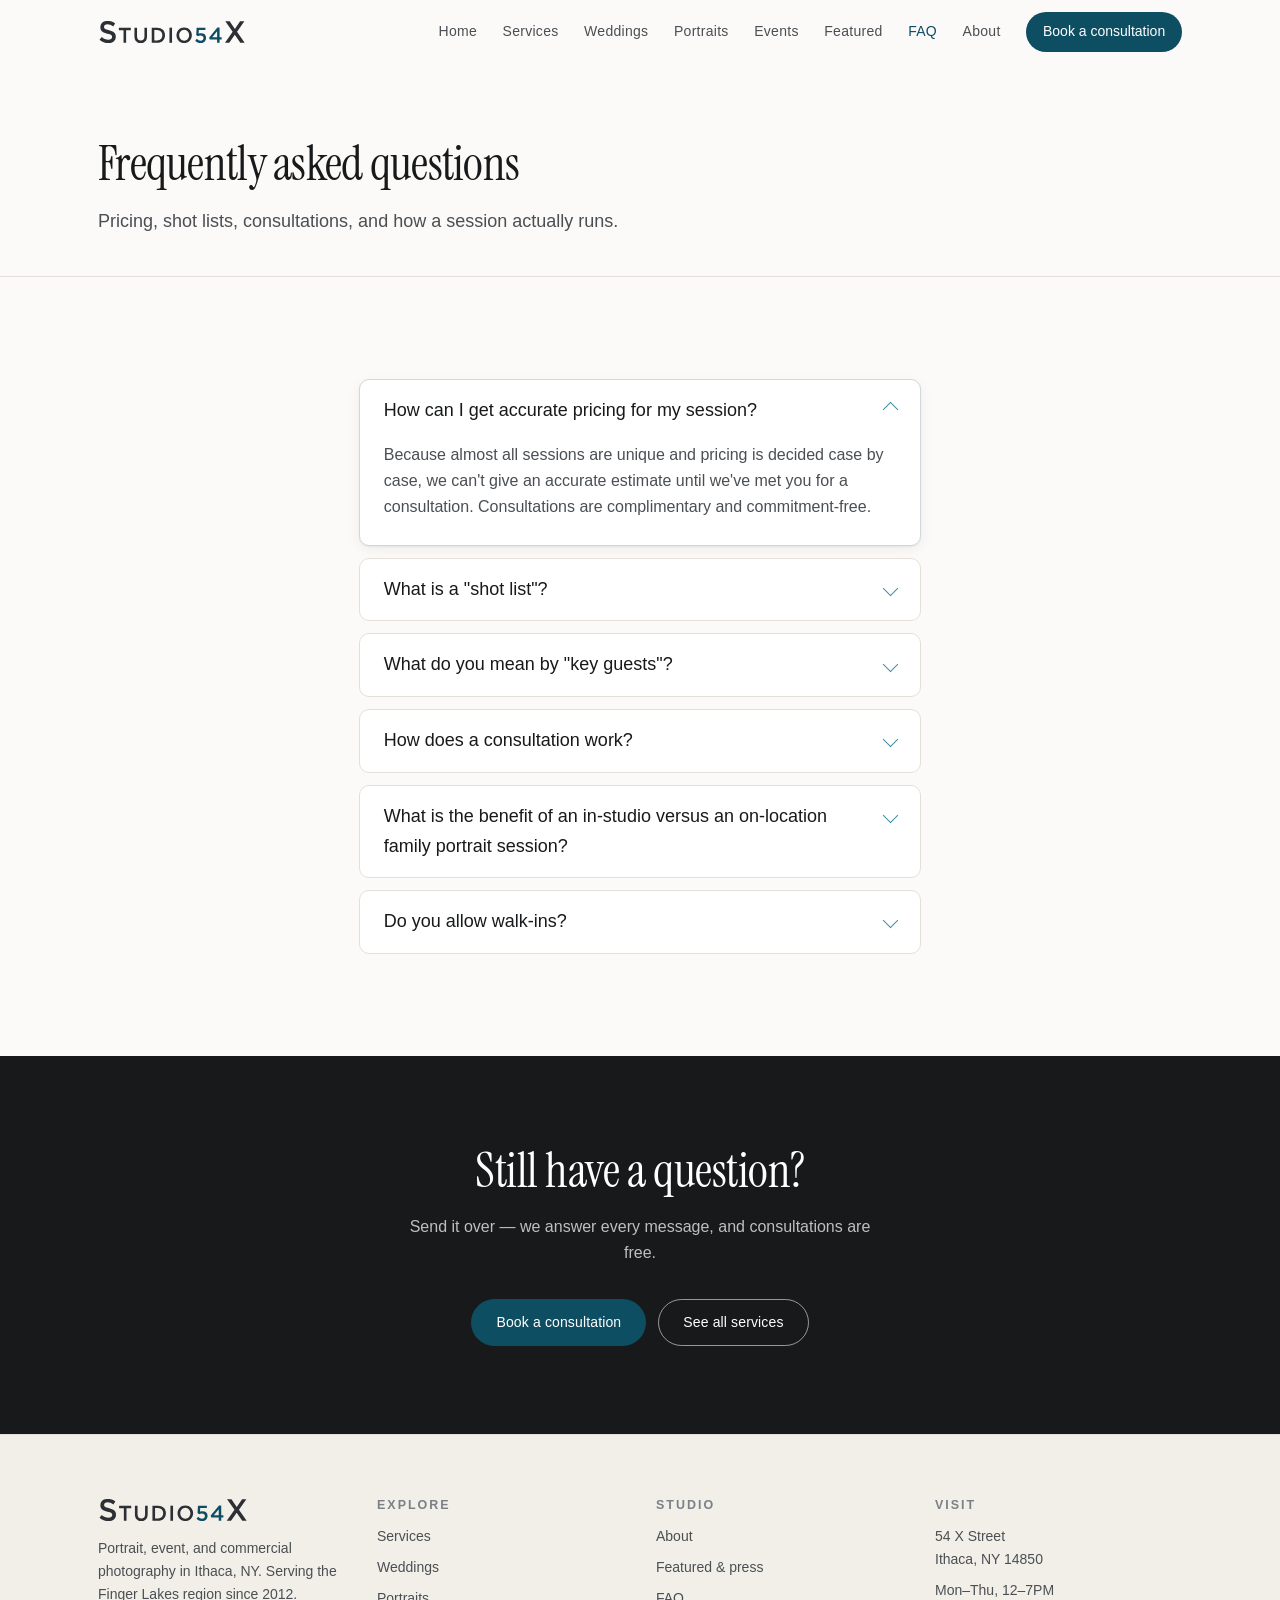
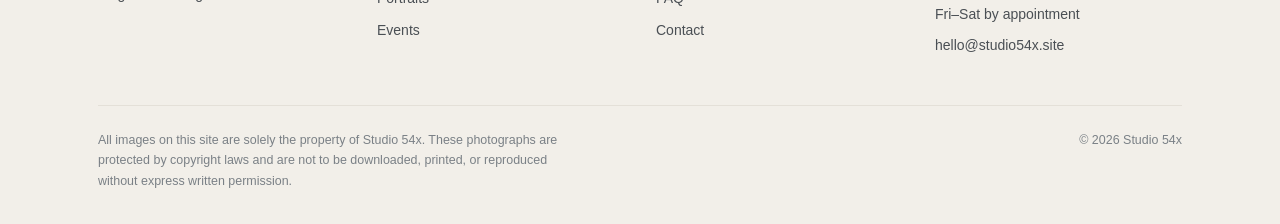
<file: faq.html>
<!DOCTYPE html>
<html lang="en">
<head>
  <meta charset="utf-8"/>
  <meta name="viewport" content="width=device-width, initial-scale=1, viewport-fit=cover"/>
  <title>FAQ | Studio 54x</title>
  <meta name="description" content="Answers to common questions about Studio 54x pricing, shot lists, consultations, and studio sessions."/>
  <meta name="theme-color" content="#fbfaf8"/>
  <link rel="canonical" href="https://studio54x.site/faq.html"/>
  <meta property="og:type" content="website"/>
  <meta property="og:site_name" content="Studio 54x"/>
  <meta property="og:title" content="FAQ | Studio 54x"/>
  <meta property="og:description" content="Answers to common questions about Studio 54x pricing, shot lists, consultations, and studio sessions."/>
  <meta property="og:image" content="https://studio54x.site/images/camera.jpg"/>
  <meta name="twitter:card" content="summary_large_image"/>
  <link rel="icon" href="images/icon.svg" type="image/svg+xml"/>
  <link rel="apple-touch-icon" href="images/apple-touch-icon.png"/>
  <link rel="preconnect" href="https://api.fontshare.com" crossorigin/>
  <link rel="preconnect" href="https://fonts.googleapis.com"/>
  <link rel="preconnect" href="https://fonts.gstatic.com" crossorigin/>
  <link rel="stylesheet" href="https://api.fontshare.com/v2/css?f[]=switzer@400,500,600&amp;display=swap"/>
  <link rel="stylesheet" href="https://fonts.googleapis.com/css2?family=Instrument+Serif:ital@0;1&amp;display=swap"/>
  <link rel="stylesheet" href="styles/site.css?v=498d4d29"/>
</head>
<body>
  <a class="skip-link" href="#main">Skip to content</a>
  <header class="site-header">
    <div class="wrap nav-bar">
      <a class="brand" href="index.html" aria-label="Studio 54x — home">
        <img src="images/logo.svg" alt="Studio 54x" width="202" height="29"/>
      </a>
      <button class="nav-toggle" type="button" aria-expanded="false" aria-controls="nav-menu" aria-label="Toggle navigation menu">
        <span></span>
      </button>
      <nav aria-label="Primary">
        <ul class="nav-menu" id="nav-menu">
          <li><a href="index.html">Home</a></li>
          <li><a href="services.html">Services</a></li>
          <li><a href="weddings.html">Weddings</a></li>
          <li><a href="portraits.html">Portraits</a></li>
          <li><a href="events.html">Events</a></li>
          <li><a href="featured.html">Featured</a></li>
          <li class="is-current"><a href="faq.html" aria-current="page">FAQ</a></li>
          <li><a href="about.html">About</a></li>
          <li><a class="nav-cta" href="contact.html">Book a consultation</a></li>
        </ul>
      </nav>
    </div>
  </header>

  <main id="main">
    <section class="page-head">
      <div class="wrap">
        <h1 class="page-title">Frequently asked questions</h1>
        <p class="lede">Pricing, shot lists, consultations, and how a session actually runs.</p>
      </div>
    </section>
    <section class="section">
      <div class="wrap wrap-narrow">
        <div class="faq-list reveal">
          <details class="faq" open>
            <summary>How can I get accurate pricing for my session?</summary>
            <div class="faq__body"><p>Because almost all sessions are unique and pricing is decided case by case, we can't give an accurate estimate until we've met you for a consultation. Consultations are complimentary and commitment-free.</p></div>
          </details>
          <details class="faq">
            <summary>What is a &quot;shot list&quot;?</summary>
            <div class="faq__body"><p>A "shot list" is a list of key people, locations, or situations that the client wants captured. Although our photographers have extensive experience making the couple shine, there are often specific shots you want. This isn't restricted to weddings &mdash; event planners frequently need particular shots for sponsors or future advertising. With a shot list, we make sure you get those photos without fear of running out of time or forgetting in the excitement of the day.</p></div>
          </details>
          <details class="faq">
            <summary>What do you mean by &quot;key guests&quot;?</summary>
            <div class="faq__body"><p>It takes more than one person to plan and produce an event. Many of our clients use our photos on their websites to advertise or to show clients and sponsors. To make sure those key people are included, we give clients the opportunity to identify important guests ahead of time.</p></div>
          </details>
          <details class="faq">
            <summary>How does a consultation work?</summary>
            <div class="faq__body"><p>Once you send a request through our <a href="contact.html">contact form</a>, a consultant will call to schedule a 30-minute appointment to discuss your event. During the consultation you'll address your requirements and build a custom package &mdash; or choose from our set packages &mdash; to get everything you want within your budget. The consultant then pairs you with the photographer best suited to your style and dates.</p></div>
          </details>
          <details class="faq">
            <summary>What is the benefit of an in-studio versus an on-location family portrait session?</summary>
            <div class="faq__body"><p>There are pros and cons to both. An in-studio session is private with no distractions, and gives you full access to our professional equipment, backgrounds, and props. On location, you can capture nature and settings a studio can't artificially replicate. The better fit depends on what you prefer.</p></div>
          </details>
          <details class="faq">
            <summary>Do you allow walk-ins?</summary>
            <div class="faq__body"><p>If you're looking for a single portrait photo rather than a full session &mdash; for identification on official documents, for example &mdash; we accept walk-ins. To ensure high-quality work, we don't accept walk-ins for full sessions, as those require a short consultation to go over theme and cost.</p></div>
          </details>
        </div>
      </div>
    </section>

    <section class="cta-band">
      <div class="wrap">
        <h2>Still have a question?</h2>
        <p>Send it over &mdash; we answer every message, and consultations are free.</p>
        <div class="btn-row">
          <a class="btn btn--primary" href="contact.html">Book a consultation</a>
          <a class="btn btn--ghost" href="services.html">See all services</a>
        </div>
      </div>
    </section>
  </main>

  <footer class="site-footer">
    <div class="wrap">
      <div class="footer-grid">
        <div class="footer-brand">
          <img src="images/logo.svg" alt="Studio 54x" width="202" height="29" loading="lazy"/>
          <p>Portrait, event, and commercial photography in Ithaca, NY. Serving the Finger Lakes region since 2012.</p>
        </div>
        <div>
          <h3>Explore</h3>
          <ul>
            <li><a href="services.html">Services</a></li>
            <li><a href="weddings.html">Weddings</a></li>
            <li><a href="portraits.html">Portraits</a></li>
            <li><a href="events.html">Events</a></li>
          </ul>
        </div>
        <div>
          <h3>Studio</h3>
          <ul>
            <li><a href="about.html">About</a></li>
            <li><a href="featured.html">Featured &amp; press</a></li>
            <li><a href="faq.html">FAQ</a></li>
            <li><a href="contact.html">Contact</a></li>
          </ul>
        </div>
        <div>
          <h3>Visit</h3>
          <ul>
            <li>54 X Street<br/>Ithaca, NY 14850</li>
            <li>Mon–Thu, 12–7PM<br/>Fri–Sat by appointment</li>
            <li><a href="mailto:hello@studio54x.site">hello@studio54x.site</a></li>
          </ul>
        </div>
      </div>
      <div class="footer-bottom">
        <p>All images on this site are solely the property of Studio 54x. These photographs are protected by copyright laws and are not to be downloaded, printed, or reproduced without express written permission.</p>
        <p>&copy; <span data-year>2026</span> Studio 54x</p>
      </div>
    </div>
  </footer>

  <div class="mobile-bar" id="mobile-bar" aria-hidden="true">
    <a class="mobile-bar__link" href="mailto:hello@studio54x.site" aria-label="Email the studio">
      <svg viewBox="0 0 24 24" width="18" height="18" fill="none" stroke="currentColor" stroke-width="1.6" stroke-linecap="round" stroke-linejoin="round" aria-hidden="true"><rect x="3" y="5" width="18" height="14" rx="2"/><path d="m3.5 7 8.5 6 8.5-6"/></svg>
      <span>Email</span>
    </a>
    <a class="mobile-bar__cta btn btn--primary" href="contact.html">Book a consultation</a>
  </div>

  <script src="scripts/site.js?v=498d4d29" defer></script>
</body>
</html>
</file>
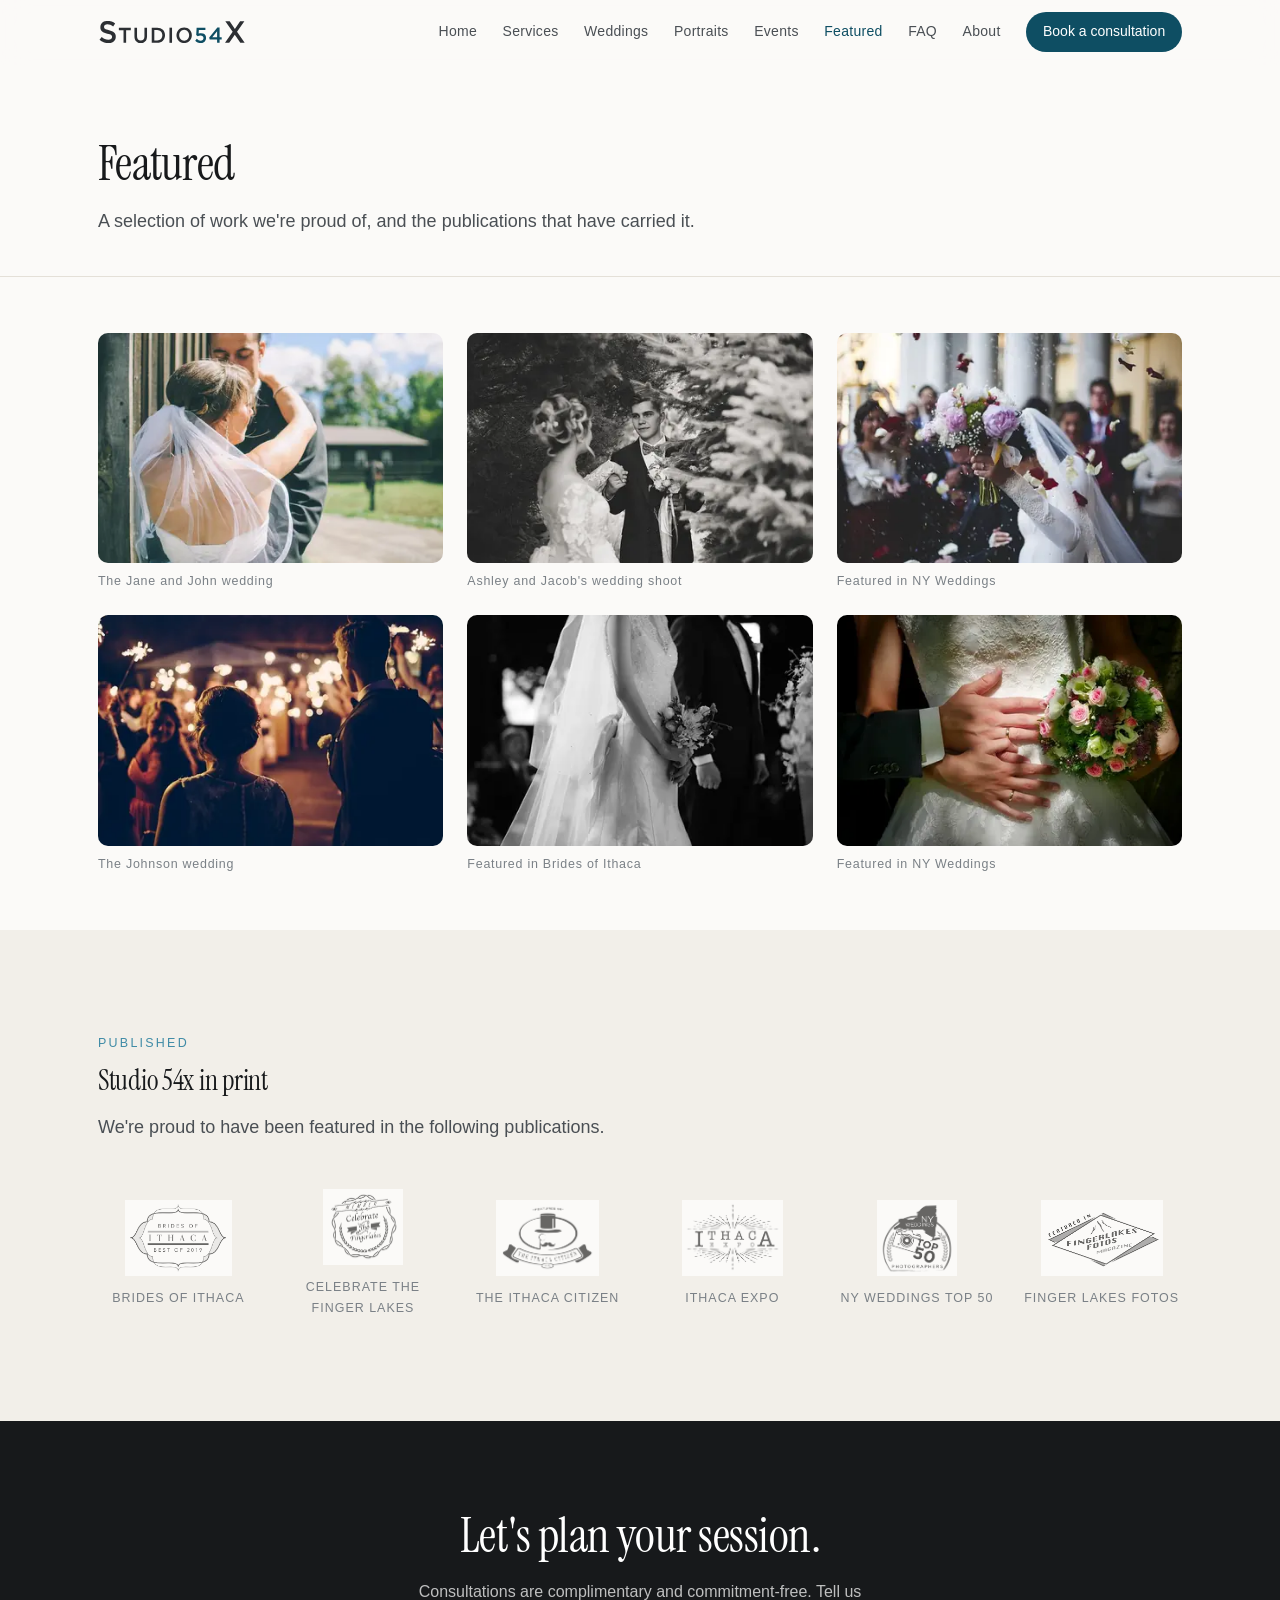
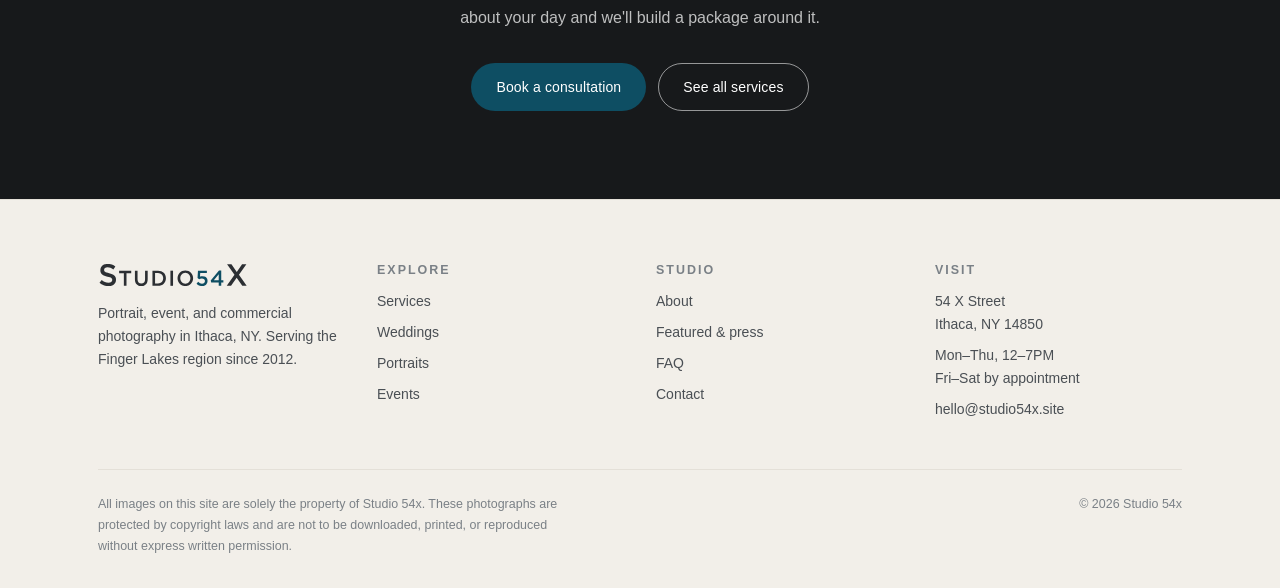
<file: featured.html>
<!DOCTYPE html>
<html lang="en">
<head>
  <meta charset="utf-8"/>
  <meta name="viewport" content="width=device-width, initial-scale=1, viewport-fit=cover"/>
  <title>Featured | Studio 54x</title>
  <meta name="description" content="Featured photography from Studio 54x and the Finger Lakes publications that have carried our work."/>
  <meta name="theme-color" content="#fbfaf8"/>
  <link rel="canonical" href="https://studio54x.site/featured.html"/>
  <meta property="og:type" content="website"/>
  <meta property="og:site_name" content="Studio 54x"/>
  <meta property="og:title" content="Featured | Studio 54x"/>
  <meta property="og:description" content="Featured photography from Studio 54x and the Finger Lakes publications that have carried our work."/>
  <meta property="og:image" content="https://studio54x.site/images/embracing.jpg"/>
  <meta name="twitter:card" content="summary_large_image"/>
  <link rel="icon" href="images/icon.svg" type="image/svg+xml"/>
  <link rel="apple-touch-icon" href="images/apple-touch-icon.png"/>
  <link rel="preconnect" href="https://api.fontshare.com" crossorigin/>
  <link rel="preconnect" href="https://fonts.googleapis.com"/>
  <link rel="preconnect" href="https://fonts.gstatic.com" crossorigin/>
  <link rel="stylesheet" href="https://api.fontshare.com/v2/css?f[]=switzer@400,500,600&amp;display=swap"/>
  <link rel="stylesheet" href="https://fonts.googleapis.com/css2?family=Instrument+Serif:ital@0;1&amp;display=swap"/>
  <link rel="stylesheet" href="styles/site.css?v=498d4d29"/>
</head>
<body>
  <a class="skip-link" href="#main">Skip to content</a>
  <header class="site-header">
    <div class="wrap nav-bar">
      <a class="brand" href="index.html" aria-label="Studio 54x — home">
        <img src="images/logo.svg" alt="Studio 54x" width="202" height="29"/>
      </a>
      <button class="nav-toggle" type="button" aria-expanded="false" aria-controls="nav-menu" aria-label="Toggle navigation menu">
        <span></span>
      </button>
      <nav aria-label="Primary">
        <ul class="nav-menu" id="nav-menu">
          <li><a href="index.html">Home</a></li>
          <li><a href="services.html">Services</a></li>
          <li><a href="weddings.html">Weddings</a></li>
          <li><a href="portraits.html">Portraits</a></li>
          <li><a href="events.html">Events</a></li>
          <li class="is-current"><a href="featured.html" aria-current="page">Featured</a></li>
          <li><a href="faq.html">FAQ</a></li>
          <li><a href="about.html">About</a></li>
          <li><a class="nav-cta" href="contact.html">Book a consultation</a></li>
        </ul>
      </nav>
    </div>
  </header>

  <main id="main">
    <section class="page-head">
      <div class="wrap">
        <h1 class="page-title">Featured</h1>
        <p class="lede">A selection of work we're proud of, and the publications that have carried it.</p>
      </div>
    </section>
    <section class="section section--tight">
      <div class="wrap reveal">
      <div class="gallery">
        <figure>
          <img src="images/embracing.jpg" alt="Newlyweds embracing" decoding="async" data-ctx="gallery-lead" srcset="images/r/embracing-400.webp 400w, images/r/embracing-600.webp 600w, images/r/embracing-800.webp 800w, images/r/embracing-1200.webp 1200w, images/r/embracing-1280.webp 1280w" sizes="(max-width: 760px) 94vw, (max-width: 1100px) 46vw, 360px" width="1280" height="850"/>
          <figcaption>The Jane and John wedding</figcaption>
        </figure>
        <figure>
          <img src="images/couple-woods3.jpg" alt="Couple in the woods" decoding="async" data-ctx="gallery" srcset="images/r/couple-woods3-400.webp 400w, images/r/couple-woods3-600.webp 600w, images/r/couple-woods3-640.webp 640w" sizes="(max-width: 760px) 48vw, (max-width: 1100px) 46vw, 360px" width="640" height="426"/>
          <figcaption>Ashley and Jacob's wedding shoot</figcaption>
        </figure>
        <figure>
          <img src="images/exiting-church.jpg" alt="Newlyweds exiting a church" decoding="async" data-ctx="gallery" srcset="images/r/exiting-church-400.webp 400w, images/r/exiting-church-600.webp 600w, images/r/exiting-church-640.webp 640w" sizes="(max-width: 760px) 48vw, (max-width: 1100px) 46vw, 360px" width="640" height="418"/>
          <figcaption>Featured in NY Weddings</figcaption>
        </figure>
        <figure>
          <img src="images/wedding-party.jpg" alt="Wedding reception" loading="lazy" decoding="async" data-ctx="gallery" srcset="images/r/wedding-party-400.webp 400w, images/r/wedding-party-600.webp 600w, images/r/wedding-party-640.webp 640w" sizes="(max-width: 760px) 48vw, (max-width: 1100px) 46vw, 360px" width="640" height="426"/>
          <figcaption>The Johnson wedding</figcaption>
        </figure>
        <figure>
          <img src="images/ceremony.jpg" alt="Walking down the aisle" loading="lazy" decoding="async" data-ctx="gallery" srcset="images/r/ceremony-400.webp 400w, images/r/ceremony-600.webp 600w, images/r/ceremony-640.webp 640w" sizes="(max-width: 760px) 48vw, (max-width: 1100px) 46vw, 360px" width="640" height="425"/>
          <figcaption>Featured in Brides of Ithaca</figcaption>
        </figure>
        <figure>
          <img src="images/wedding-bands.jpg" alt="Newlyweds showing their rings" loading="lazy" decoding="async" data-ctx="gallery" srcset="images/r/wedding-bands-400.webp 400w, images/r/wedding-bands-600.webp 600w, images/r/wedding-bands-640.webp 640w" sizes="(max-width: 760px) 48vw, (max-width: 1100px) 46vw, 360px" width="640" height="426"/>
          <figcaption>Featured in NY Weddings</figcaption>
        </figure>
      </div>
      </div>
    </section>

    <section class="section section--alt">
      <div class="wrap">
        <span class="eyebrow">Published</span>
        <h2 class="section-title">Studio 54x in print</h2>
        <p class="lede">We're proud to have been featured in the following publications.</p>
        <div class="press reveal" style="margin-top: var(--space-12);">
          <figure>
            <img src="images/BridesofIthaca.png" alt="Brides of Ithaca" loading="lazy" decoding="async"/>
            <figcaption>Brides of Ithaca</figcaption>
          </figure>
          <figure>
            <img src="images/CelebrateFL.png" alt="Celebrate the Finger Lakes" loading="lazy" decoding="async"/>
            <figcaption>Celebrate the Finger Lakes</figcaption>
          </figure>
          <figure>
            <img src="images/IthacaCitizen.png" alt="The Ithaca Citizen" loading="lazy" decoding="async"/>
            <figcaption>The Ithaca Citizen</figcaption>
          </figure>
          <figure>
            <img src="images/IthacaExpo.png" alt="Ithaca Expo" loading="lazy" decoding="async"/>
            <figcaption>Ithaca Expo</figcaption>
          </figure>
          <figure>
            <img src="images/NYweddings.png" alt="NY Weddings Top 50" loading="lazy" decoding="async"/>
            <figcaption>NY Weddings Top 50</figcaption>
          </figure>
          <figure>
            <img src="images/FLfotos.png" alt="Finger Lakes Fotos" loading="lazy" decoding="async"/>
            <figcaption>Finger Lakes Fotos</figcaption>
          </figure>
        </div>
      </div>
    </section>

    <section class="cta-band">
      <div class="wrap">
        <h2>Let's plan your session.</h2>
        <p>Consultations are complimentary and commitment-free. Tell us about your day and we'll build a package around it.</p>
        <div class="btn-row">
          <a class="btn btn--primary" href="contact.html">Book a consultation</a>
          <a class="btn btn--ghost" href="services.html">See all services</a>
        </div>
      </div>
    </section>
  </main>

  <footer class="site-footer">
    <div class="wrap">
      <div class="footer-grid">
        <div class="footer-brand">
          <img src="images/logo.svg" alt="Studio 54x" width="202" height="29" loading="lazy"/>
          <p>Portrait, event, and commercial photography in Ithaca, NY. Serving the Finger Lakes region since 2012.</p>
        </div>
        <div>
          <h3>Explore</h3>
          <ul>
            <li><a href="services.html">Services</a></li>
            <li><a href="weddings.html">Weddings</a></li>
            <li><a href="portraits.html">Portraits</a></li>
            <li><a href="events.html">Events</a></li>
          </ul>
        </div>
        <div>
          <h3>Studio</h3>
          <ul>
            <li><a href="about.html">About</a></li>
            <li><a href="featured.html">Featured &amp; press</a></li>
            <li><a href="faq.html">FAQ</a></li>
            <li><a href="contact.html">Contact</a></li>
          </ul>
        </div>
        <div>
          <h3>Visit</h3>
          <ul>
            <li>54 X Street<br/>Ithaca, NY 14850</li>
            <li>Mon–Thu, 12–7PM<br/>Fri–Sat by appointment</li>
            <li><a href="mailto:hello@studio54x.site">hello@studio54x.site</a></li>
          </ul>
        </div>
      </div>
      <div class="footer-bottom">
        <p>All images on this site are solely the property of Studio 54x. These photographs are protected by copyright laws and are not to be downloaded, printed, or reproduced without express written permission.</p>
        <p>&copy; <span data-year>2026</span> Studio 54x</p>
      </div>
    </div>
  </footer>

  <div class="mobile-bar" id="mobile-bar" aria-hidden="true">
    <a class="mobile-bar__link" href="mailto:hello@studio54x.site" aria-label="Email the studio">
      <svg viewBox="0 0 24 24" width="18" height="18" fill="none" stroke="currentColor" stroke-width="1.6" stroke-linecap="round" stroke-linejoin="round" aria-hidden="true"><rect x="3" y="5" width="18" height="14" rx="2"/><path d="m3.5 7 8.5 6 8.5-6"/></svg>
      <span>Email</span>
    </a>
    <a class="mobile-bar__cta btn btn--primary" href="contact.html">Book a consultation</a>
  </div>

  <script src="scripts/site.js?v=498d4d29" defer></script>
</body>
</html>
</file>
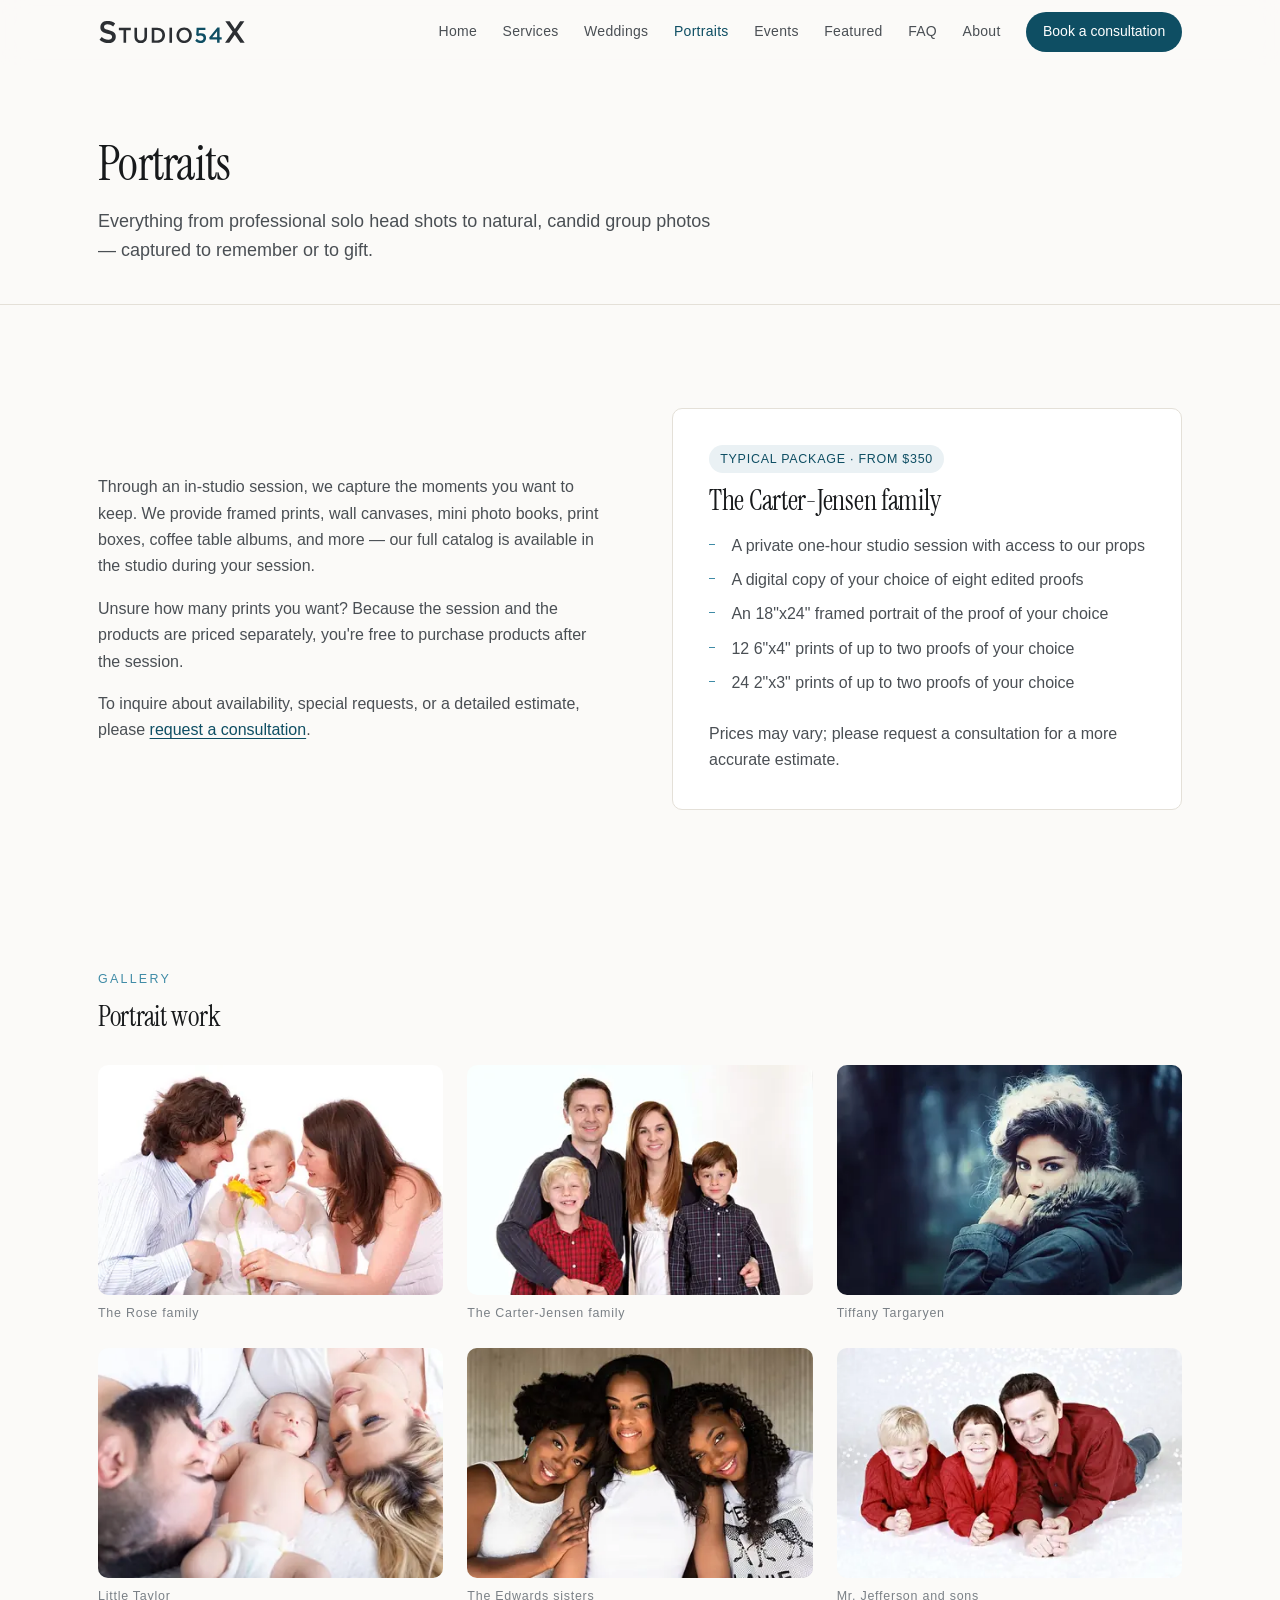
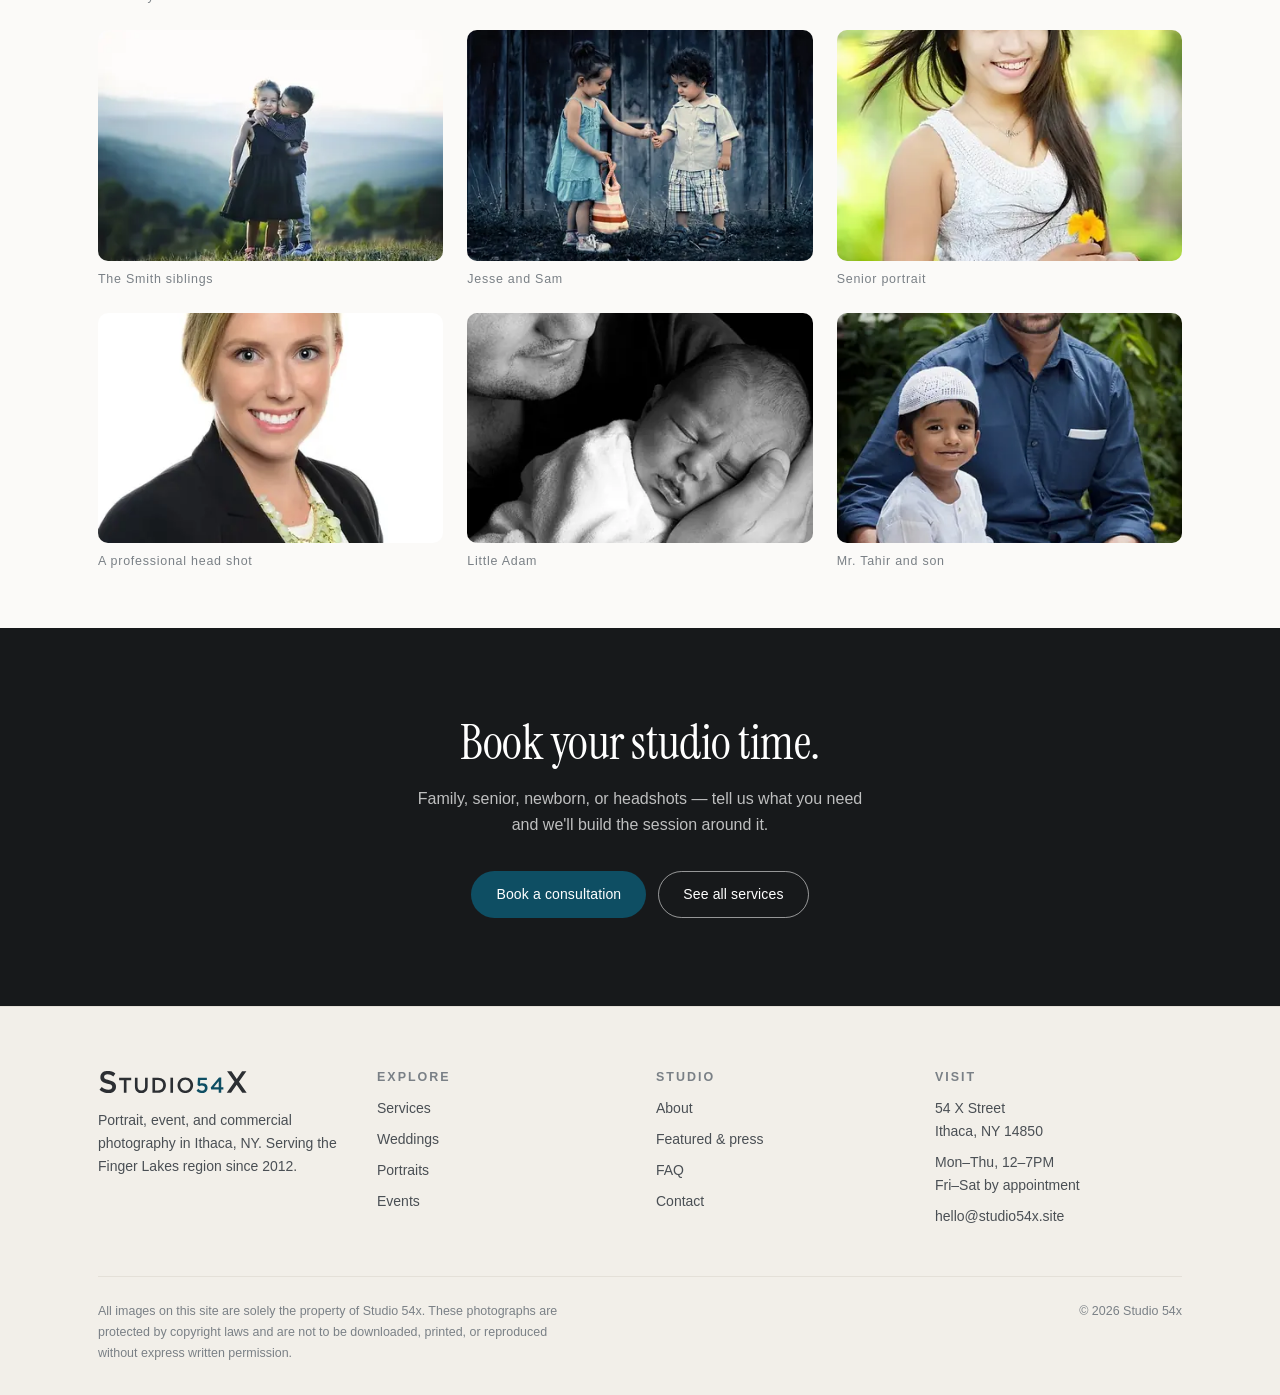
<file: portraits.html>
<!DOCTYPE html>
<html lang="en">
<head>
  <meta charset="utf-8"/>
  <meta name="viewport" content="width=device-width, initial-scale=1, viewport-fit=cover"/>
  <title>Portraits | Studio 54x</title>
  <meta name="description" content="Studio and on-location portrait photography in Ithaca, NY — family, senior, newborn, and professional head shots from $200."/>
  <meta name="theme-color" content="#fbfaf8"/>
  <link rel="canonical" href="https://studio54x.site/portraits.html"/>
  <meta property="og:type" content="website"/>
  <meta property="og:site_name" content="Studio 54x"/>
  <meta property="og:title" content="Portraits | Studio 54x"/>
  <meta property="og:description" content="Studio and on-location portrait photography in Ithaca, NY — family, senior, newborn, and professional head shots from $200."/>
  <meta property="og:image" content="https://studio54x.site/images/portrait.jpg"/>
  <meta name="twitter:card" content="summary_large_image"/>
  <link rel="icon" href="images/icon.svg" type="image/svg+xml"/>
  <link rel="apple-touch-icon" href="images/apple-touch-icon.png"/>
  <link rel="preconnect" href="https://api.fontshare.com" crossorigin/>
  <link rel="preconnect" href="https://fonts.googleapis.com"/>
  <link rel="preconnect" href="https://fonts.gstatic.com" crossorigin/>
  <link rel="stylesheet" href="https://api.fontshare.com/v2/css?f[]=switzer@400,500,600&amp;display=swap"/>
  <link rel="stylesheet" href="https://fonts.googleapis.com/css2?family=Instrument+Serif:ital@0;1&amp;display=swap"/>
  <link rel="stylesheet" href="styles/site.css?v=498d4d29"/>
</head>
<body>
  <a class="skip-link" href="#main">Skip to content</a>
  <header class="site-header">
    <div class="wrap nav-bar">
      <a class="brand" href="index.html" aria-label="Studio 54x — home">
        <img src="images/logo.svg" alt="Studio 54x" width="202" height="29"/>
      </a>
      <button class="nav-toggle" type="button" aria-expanded="false" aria-controls="nav-menu" aria-label="Toggle navigation menu">
        <span></span>
      </button>
      <nav aria-label="Primary">
        <ul class="nav-menu" id="nav-menu">
          <li><a href="index.html">Home</a></li>
          <li><a href="services.html">Services</a></li>
          <li><a href="weddings.html">Weddings</a></li>
          <li class="is-current"><a href="portraits.html" aria-current="page">Portraits</a></li>
          <li><a href="events.html">Events</a></li>
          <li><a href="featured.html">Featured</a></li>
          <li><a href="faq.html">FAQ</a></li>
          <li><a href="about.html">About</a></li>
          <li><a class="nav-cta" href="contact.html">Book a consultation</a></li>
        </ul>
      </nav>
    </div>
  </header>

  <main id="main">
    <section class="page-head">
      <div class="wrap">
        <h1 class="page-title">Portraits</h1>
        <p class="lede">Everything from professional solo head shots to natural, candid group photos &mdash; captured to remember or to gift.</p>
      </div>
    </section>
    <section class="section">
      <div class="wrap">
        <div class="split reveal">
          <div class="prose">
            <p>Through an in-studio session, we capture the moments you want to keep. We provide framed prints, wall canvases, mini photo books, print boxes, coffee table albums, and more &mdash; our full catalog is available in the studio during your session.</p>
            <p>Unsure how many prints you want? Because the session and the products are priced separately, you're free to purchase products after the session.</p>
            <p>To inquire about availability, special requests, or a detailed estimate, please <a href="contact.html">request a consultation</a>.</p>
          </div>
          <div class="panel">
            <span class="price">Typical package &middot; from $350</span>
            <h3>The Carter-Jensen family</h3>
            <ul class="list">
              <li>A private one-hour studio session with access to our props</li>
              <li>A digital copy of your choice of eight edited proofs</li>
              <li>An 18&quot;x24&quot; framed portrait of the proof of your choice</li>
              <li>12 6&quot;x4&quot; prints of up to two proofs of your choice</li>
              <li>24 2&quot;x3&quot; prints of up to two proofs of your choice</li>
            </ul>
            <p>Prices may vary; please request a consultation for a more accurate estimate.</p>
          </div>
        </div>
      </div>
    </section>

    <section class="section section--tight">
      <div class="wrap">
        <span class="eyebrow">Gallery</span>
        <h2 class="section-title">Portrait work</h2>
        <div style="margin-top: var(--space-8);" class="reveal">
      <div class="gallery">
        <figure>
          <img src="images/baby.jpg" alt="Parents with their baby" decoding="async" data-ctx="gallery-lead" srcset="images/r/baby-400.webp 400w, images/r/baby-600.webp 600w, images/r/baby-640.webp 640w" sizes="(max-width: 760px) 94vw, (max-width: 1100px) 46vw, 360px" width="640" height="426"/>
          <figcaption>The Rose family</figcaption>
        </figure>
        <figure>
          <img src="images/family-of-four.jpg" alt="Family of four" decoding="async" data-ctx="gallery" srcset="images/r/family-of-four-400.webp 400w, images/r/family-of-four-600.webp 600w, images/r/family-of-four-640.webp 640w" sizes="(max-width: 760px) 48vw, (max-width: 1100px) 46vw, 360px" width="640" height="426"/>
          <figcaption>The Carter-Jensen family</figcaption>
        </figure>
        <figure>
          <img src="images/model.jpg" alt="Model portrait" loading="lazy" decoding="async" data-ctx="gallery" srcset="images/r/model-400.webp 400w, images/r/model-600.webp 600w, images/r/model-640.webp 640w" sizes="(max-width: 760px) 48vw, (max-width: 1100px) 46vw, 360px" width="640" height="425"/>
          <figcaption>Tiffany Targaryen</figcaption>
        </figure>
        <figure>
          <img src="images/newborn.jpg" alt="Parents with a newborn" loading="lazy" decoding="async" data-ctx="gallery" srcset="images/r/newborn-400.webp 400w, images/r/newborn-600.webp 600w, images/r/newborn-640.webp 640w" sizes="(max-width: 760px) 48vw, (max-width: 1100px) 46vw, 360px" width="640" height="427"/>
          <figcaption>Little Taylor</figcaption>
        </figure>
        <figure>
          <img src="images/portrait.jpg" alt="Three sisters" loading="lazy" decoding="async" data-ctx="gallery" srcset="images/r/portrait-400.webp 400w, images/r/portrait-600.webp 600w, images/r/portrait-640.webp 640w" sizes="(max-width: 760px) 48vw, (max-width: 1100px) 46vw, 360px" width="640" height="427"/>
          <figcaption>The Edwards sisters</figcaption>
        </figure>
        <figure>
          <img src="images/father-sons.jpg" alt="Father with two sons" loading="lazy" decoding="async" data-ctx="gallery" srcset="images/r/father-sons-400.webp 400w, images/r/father-sons-600.webp 600w, images/r/father-sons-640.webp 640w" sizes="(max-width: 760px) 48vw, (max-width: 1100px) 46vw, 360px" width="640" height="426"/>
          <figcaption>Mr. Jefferson and sons</figcaption>
        </figure>
        <figure>
          <img src="images/siblings2.jpg" alt="Siblings hugging" loading="lazy" decoding="async" data-ctx="gallery" srcset="images/r/siblings2-400.webp 400w, images/r/siblings2-581.webp 581w" sizes="(max-width: 760px) 48vw, (max-width: 1100px) 46vw, 360px" width="581" height="406"/>
          <figcaption>The Smith siblings</figcaption>
        </figure>
        <figure>
          <img src="images/siblings.jpg" alt="Two siblings" loading="lazy" decoding="async" data-ctx="gallery" srcset="images/r/siblings-400.webp 400w, images/r/siblings-600.webp 600w, images/r/siblings-640.webp 640w" sizes="(max-width: 760px) 48vw, (max-width: 1100px) 46vw, 360px" width="640" height="446"/>
          <figcaption>Jesse and Sam</figcaption>
        </figure>
        <figure>
          <img src="images/senior.jpg" alt="A young woman holding a flower" loading="lazy" decoding="async" data-ctx="gallery" srcset="images/r/senior-400.webp 400w, images/r/senior-408.webp 408w" sizes="(max-width: 760px) 48vw, (max-width: 1100px) 46vw, 360px" width="408" height="508"/>
          <figcaption>Senior portrait</figcaption>
        </figure>
        <figure>
          <img src="images/headshot.jpg" alt="Professional headshot" loading="lazy" decoding="async" data-ctx="gallery" srcset="images/r/headshot-400.webp 400w, images/r/headshot-501.webp 501w" sizes="(max-width: 760px) 48vw, (max-width: 1100px) 46vw, 360px" width="501" height="623"/>
          <figcaption>A professional head shot</figcaption>
        </figure>
        <figure>
          <img src="images/father.jpg" alt="A father with his newborn" loading="lazy" decoding="async" data-ctx="gallery" srcset="images/r/father-400.webp 400w, images/r/father-426.webp 426w" sizes="(max-width: 760px) 48vw, (max-width: 1100px) 46vw, 360px" width="426" height="640"/>
          <figcaption>Little Adam</figcaption>
        </figure>
        <figure>
          <img src="images/father-son.jpg" alt="A father with his son" loading="lazy" decoding="async" data-ctx="gallery" srcset="images/r/father-son-400.webp 400w, images/r/father-son-425.webp 425w" sizes="(max-width: 760px) 48vw, (max-width: 1100px) 46vw, 360px" width="425" height="640"/>
          <figcaption>Mr. Tahir and son</figcaption>
        </figure>
      </div>
        </div>
      </div>
    </section>

    <section class="cta-band">
      <div class="wrap">
        <h2>Book your studio time.</h2>
        <p>Family, senior, newborn, or headshots &mdash; tell us what you need and we'll build the session around it.</p>
        <div class="btn-row">
          <a class="btn btn--primary" href="contact.html">Book a consultation</a>
          <a class="btn btn--ghost" href="services.html">See all services</a>
        </div>
      </div>
    </section>
  </main>

  <footer class="site-footer">
    <div class="wrap">
      <div class="footer-grid">
        <div class="footer-brand">
          <img src="images/logo.svg" alt="Studio 54x" width="202" height="29" loading="lazy"/>
          <p>Portrait, event, and commercial photography in Ithaca, NY. Serving the Finger Lakes region since 2012.</p>
        </div>
        <div>
          <h3>Explore</h3>
          <ul>
            <li><a href="services.html">Services</a></li>
            <li><a href="weddings.html">Weddings</a></li>
            <li><a href="portraits.html">Portraits</a></li>
            <li><a href="events.html">Events</a></li>
          </ul>
        </div>
        <div>
          <h3>Studio</h3>
          <ul>
            <li><a href="about.html">About</a></li>
            <li><a href="featured.html">Featured &amp; press</a></li>
            <li><a href="faq.html">FAQ</a></li>
            <li><a href="contact.html">Contact</a></li>
          </ul>
        </div>
        <div>
          <h3>Visit</h3>
          <ul>
            <li>54 X Street<br/>Ithaca, NY 14850</li>
            <li>Mon–Thu, 12–7PM<br/>Fri–Sat by appointment</li>
            <li><a href="mailto:hello@studio54x.site">hello@studio54x.site</a></li>
          </ul>
        </div>
      </div>
      <div class="footer-bottom">
        <p>All images on this site are solely the property of Studio 54x. These photographs are protected by copyright laws and are not to be downloaded, printed, or reproduced without express written permission.</p>
        <p>&copy; <span data-year>2026</span> Studio 54x</p>
      </div>
    </div>
  </footer>

  <div class="mobile-bar" id="mobile-bar" aria-hidden="true">
    <a class="mobile-bar__link" href="mailto:hello@studio54x.site" aria-label="Email the studio">
      <svg viewBox="0 0 24 24" width="18" height="18" fill="none" stroke="currentColor" stroke-width="1.6" stroke-linecap="round" stroke-linejoin="round" aria-hidden="true"><rect x="3" y="5" width="18" height="14" rx="2"/><path d="m3.5 7 8.5 6 8.5-6"/></svg>
      <span>Email</span>
    </a>
    <a class="mobile-bar__cta btn btn--primary" href="contact.html">Book a consultation</a>
  </div>

  <script src="scripts/site.js?v=498d4d29" defer></script>
</body>
</html>
</file>
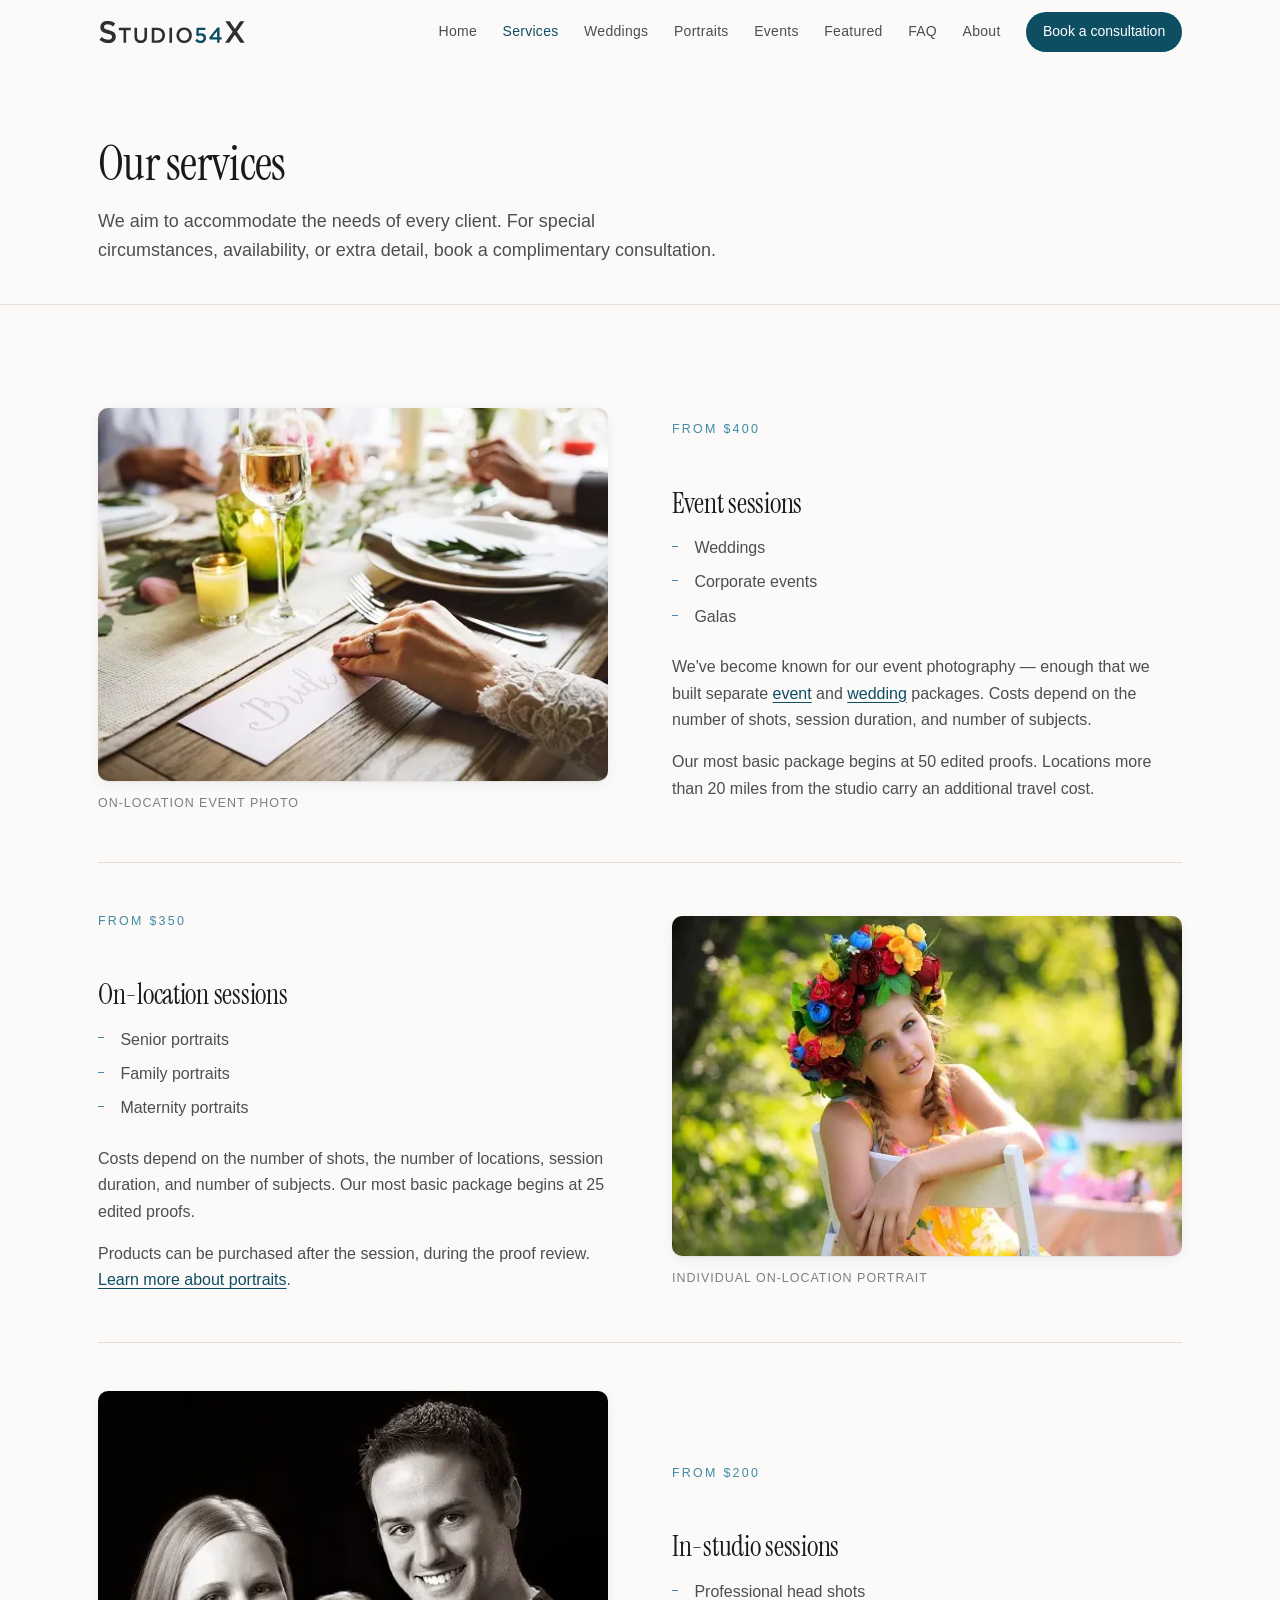
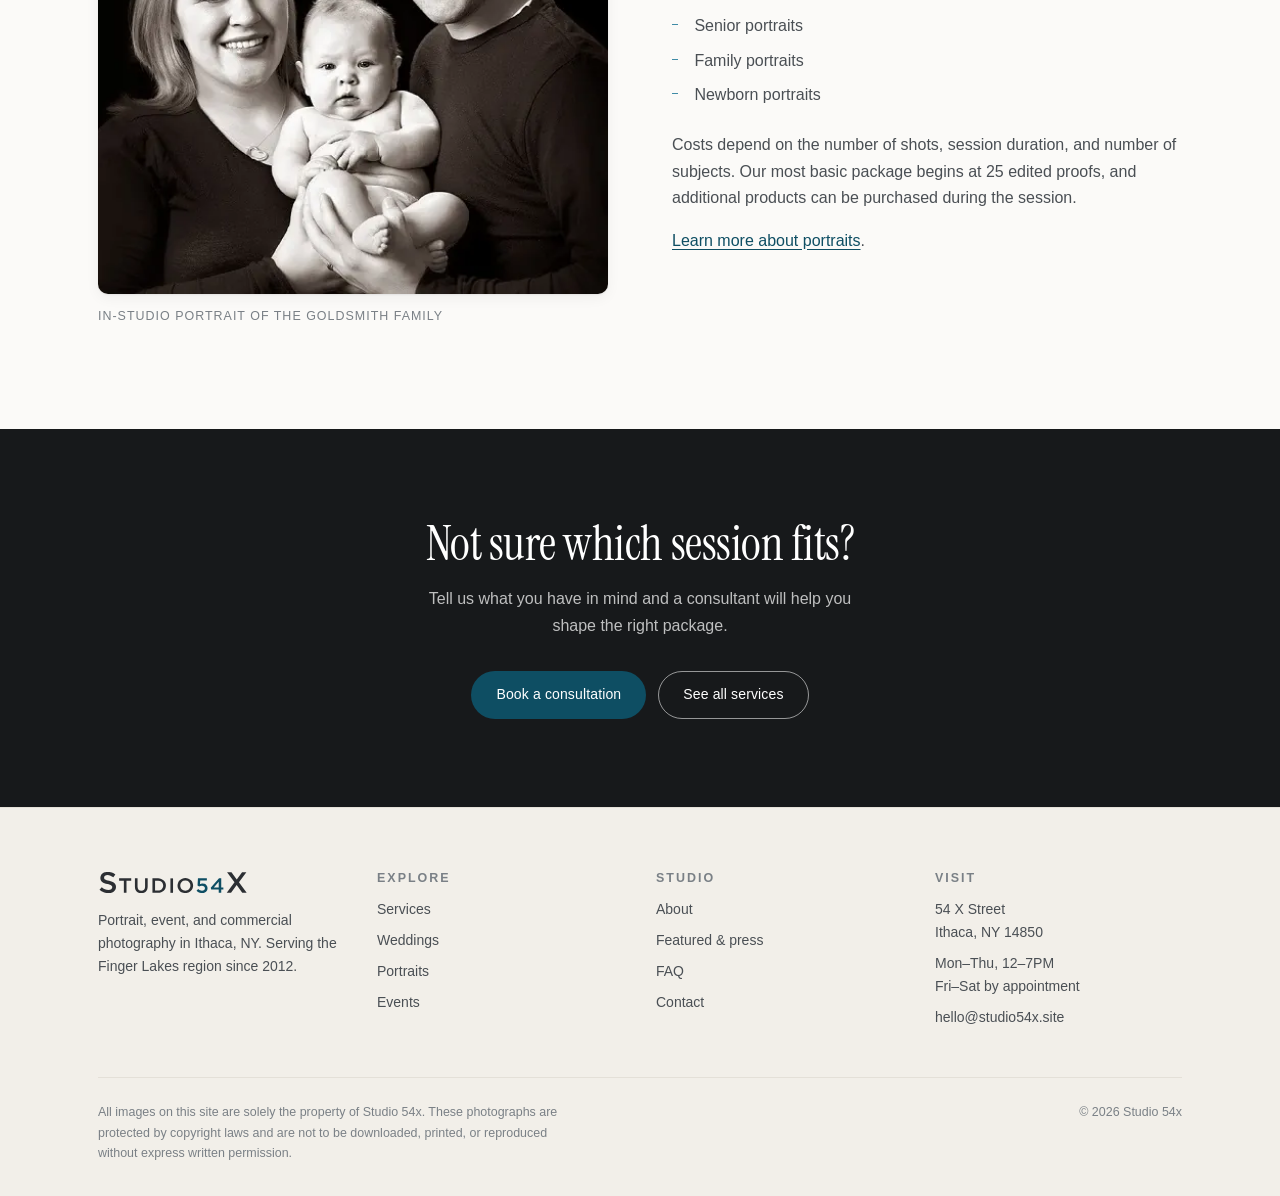
<file: services.html>
<!DOCTYPE html>
<html lang="en">
<head>
  <meta charset="utf-8"/>
  <meta name="viewport" content="width=device-width, initial-scale=1, viewport-fit=cover"/>
  <title>Services | Studio 54x</title>
  <meta name="description" content="Event, on-location, and in-studio photography packages from Studio 54x in Ithaca, NY. Sessions start at $200."/>
  <meta name="theme-color" content="#fbfaf8"/>
  <link rel="canonical" href="https://studio54x.site/services.html"/>
  <meta property="og:type" content="website"/>
  <meta property="og:site_name" content="Studio 54x"/>
  <meta property="og:title" content="Services | Studio 54x"/>
  <meta property="og:description" content="Event, on-location, and in-studio photography packages from Studio 54x in Ithaca, NY. Sessions start at $200."/>
  <meta property="og:image" content="https://studio54x.site/images/bride_dinner.jpg"/>
  <meta name="twitter:card" content="summary_large_image"/>
  <link rel="icon" href="images/icon.svg" type="image/svg+xml"/>
  <link rel="apple-touch-icon" href="images/apple-touch-icon.png"/>
  <link rel="preconnect" href="https://api.fontshare.com" crossorigin/>
  <link rel="preconnect" href="https://fonts.googleapis.com"/>
  <link rel="preconnect" href="https://fonts.gstatic.com" crossorigin/>
  <link rel="stylesheet" href="https://api.fontshare.com/v2/css?f[]=switzer@400,500,600&amp;display=swap"/>
  <link rel="stylesheet" href="https://fonts.googleapis.com/css2?family=Instrument+Serif:ital@0;1&amp;display=swap"/>
  <link rel="stylesheet" href="styles/site.css?v=498d4d29"/>
</head>
<body>
  <a class="skip-link" href="#main">Skip to content</a>
  <header class="site-header">
    <div class="wrap nav-bar">
      <a class="brand" href="index.html" aria-label="Studio 54x — home">
        <img src="images/logo.svg" alt="Studio 54x" width="202" height="29"/>
      </a>
      <button class="nav-toggle" type="button" aria-expanded="false" aria-controls="nav-menu" aria-label="Toggle navigation menu">
        <span></span>
      </button>
      <nav aria-label="Primary">
        <ul class="nav-menu" id="nav-menu">
          <li><a href="index.html">Home</a></li>
          <li class="is-current"><a href="services.html" aria-current="page">Services</a></li>
          <li><a href="weddings.html">Weddings</a></li>
          <li><a href="portraits.html">Portraits</a></li>
          <li><a href="events.html">Events</a></li>
          <li><a href="featured.html">Featured</a></li>
          <li><a href="faq.html">FAQ</a></li>
          <li><a href="about.html">About</a></li>
          <li><a class="nav-cta" href="contact.html">Book a consultation</a></li>
        </ul>
      </nav>
    </div>
  </header>

  <main id="main">
    <section class="page-head">
      <div class="wrap">
        <h1 class="page-title">Our services</h1>
        <p class="lede">We aim to accommodate the needs of every client. For special circumstances, availability, or extra detail, book a complimentary consultation.</p>
      </div>
    </section>
    <section class="section">
      <div class="wrap">
        <div class="split split--media-first reveal">
          <figure class="split__media">
            <img src="images/bride_dinner.jpg" alt="Guests at a wedding dinner" loading="lazy" decoding="async" srcset="images/r/bride_dinner-400.webp 400w, images/r/bride_dinner-500.webp 500w" sizes="(max-width: 760px) 94vw, (max-width: 1100px) 48vw, 560px" width="500" height="366"/>
            <figcaption>On-location event photo</figcaption>
          </figure>
          <div class="prose">
            <span class="eyebrow">From $400</span>
            <h2>Event sessions</h2>
            <ul class="list">
              <li>Weddings</li>
              <li>Corporate events</li>
              <li>Galas</li>
            </ul>
            <p>We've become known for our event photography &mdash; enough that we built separate <a href="events.html">event</a> and <a href="weddings.html">wedding</a> packages. Costs depend on the number of shots, session duration, and number of subjects.</p>
            <p>Our most basic package begins at 50 edited proofs. Locations more than 20 miles from the studio carry an additional travel cost.</p>
          </div>
        </div>

        <hr class="rule"/>

        <div class="split reveal">
          <div class="prose">
            <span class="eyebrow">From $350</span>
            <h2>On-location sessions</h2>
            <ul class="list">
              <li>Senior portraits</li>
              <li>Family portraits</li>
              <li>Maternity portraits</li>
            </ul>
            <p>Costs depend on the number of shots, the number of locations, session duration, and number of subjects. Our most basic package begins at 25 edited proofs.</p>
            <p>Products can be purchased after the session, during the proof review. <a href="portraits.html">Learn more about portraits</a>.</p>
          </div>
          <figure class="split__media">
            <img src="images/little-girl.jpg" alt="Young girl photographed outdoors" loading="lazy" decoding="async" srcset="images/r/little-girl-400.webp 400w, images/r/little-girl-500.webp 500w" sizes="(max-width: 760px) 94vw, (max-width: 1100px) 48vw, 560px" width="500" height="333"/>
            <figcaption>Individual on-location portrait</figcaption>
          </figure>
        </div>

        <hr class="rule"/>

        <div class="split split--media-first reveal">
          <figure class="split__media">
            <img src="images/new-parents.jpg" alt="New parents with their newborn in the studio" loading="lazy" decoding="async" srcset="images/r/new-parents-400.webp 400w, images/r/new-parents-499.webp 499w" sizes="(max-width: 760px) 94vw, (max-width: 1100px) 48vw, 560px" width="499" height="492"/>
            <figcaption>In-studio portrait of the Goldsmith family</figcaption>
          </figure>
          <div class="prose">
            <span class="eyebrow">From $200</span>
            <h2>In-studio sessions</h2>
            <ul class="list">
              <li>Professional head shots</li>
              <li>Senior portraits</li>
              <li>Family portraits</li>
              <li>Newborn portraits</li>
            </ul>
            <p>Costs depend on the number of shots, session duration, and number of subjects. Our most basic package begins at 25 edited proofs, and additional products can be purchased during the session.</p>
            <p><a href="portraits.html">Learn more about portraits</a>.</p>
          </div>
        </div>
      </div>
    </section>

    <section class="cta-band">
      <div class="wrap">
        <h2>Not sure which session fits?</h2>
        <p>Tell us what you have in mind and a consultant will help you shape the right package.</p>
        <div class="btn-row">
          <a class="btn btn--primary" href="contact.html">Book a consultation</a>
          <a class="btn btn--ghost" href="services.html">See all services</a>
        </div>
      </div>
    </section>
  </main>

  <footer class="site-footer">
    <div class="wrap">
      <div class="footer-grid">
        <div class="footer-brand">
          <img src="images/logo.svg" alt="Studio 54x" width="202" height="29" loading="lazy"/>
          <p>Portrait, event, and commercial photography in Ithaca, NY. Serving the Finger Lakes region since 2012.</p>
        </div>
        <div>
          <h3>Explore</h3>
          <ul>
            <li><a href="services.html">Services</a></li>
            <li><a href="weddings.html">Weddings</a></li>
            <li><a href="portraits.html">Portraits</a></li>
            <li><a href="events.html">Events</a></li>
          </ul>
        </div>
        <div>
          <h3>Studio</h3>
          <ul>
            <li><a href="about.html">About</a></li>
            <li><a href="featured.html">Featured &amp; press</a></li>
            <li><a href="faq.html">FAQ</a></li>
            <li><a href="contact.html">Contact</a></li>
          </ul>
        </div>
        <div>
          <h3>Visit</h3>
          <ul>
            <li>54 X Street<br/>Ithaca, NY 14850</li>
            <li>Mon–Thu, 12–7PM<br/>Fri–Sat by appointment</li>
            <li><a href="mailto:hello@studio54x.site">hello@studio54x.site</a></li>
          </ul>
        </div>
      </div>
      <div class="footer-bottom">
        <p>All images on this site are solely the property of Studio 54x. These photographs are protected by copyright laws and are not to be downloaded, printed, or reproduced without express written permission.</p>
        <p>&copy; <span data-year>2026</span> Studio 54x</p>
      </div>
    </div>
  </footer>

  <div class="mobile-bar" id="mobile-bar" aria-hidden="true">
    <a class="mobile-bar__link" href="mailto:hello@studio54x.site" aria-label="Email the studio">
      <svg viewBox="0 0 24 24" width="18" height="18" fill="none" stroke="currentColor" stroke-width="1.6" stroke-linecap="round" stroke-linejoin="round" aria-hidden="true"><rect x="3" y="5" width="18" height="14" rx="2"/><path d="m3.5 7 8.5 6 8.5-6"/></svg>
      <span>Email</span>
    </a>
    <a class="mobile-bar__cta btn btn--primary" href="contact.html">Book a consultation</a>
  </div>

  <script src="scripts/site.js?v=498d4d29" defer></script>
</body>
</html>
</file>
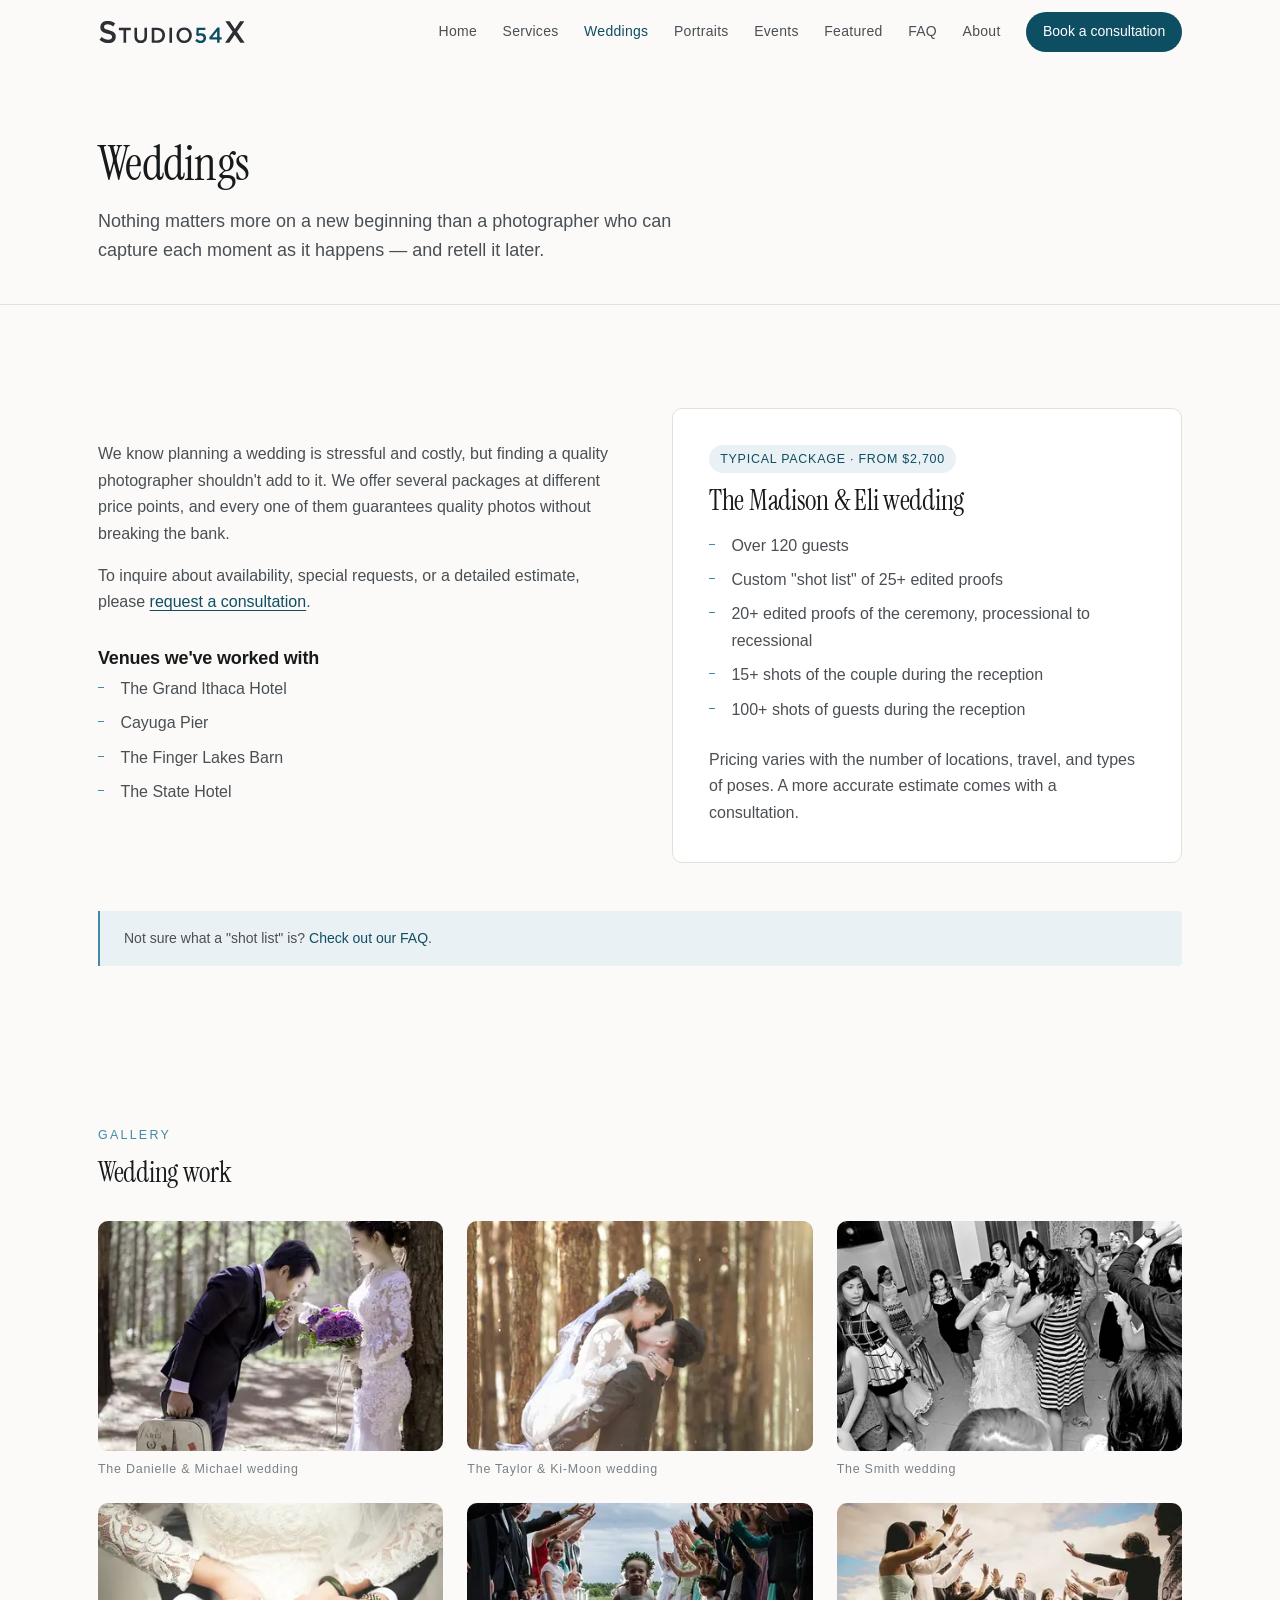
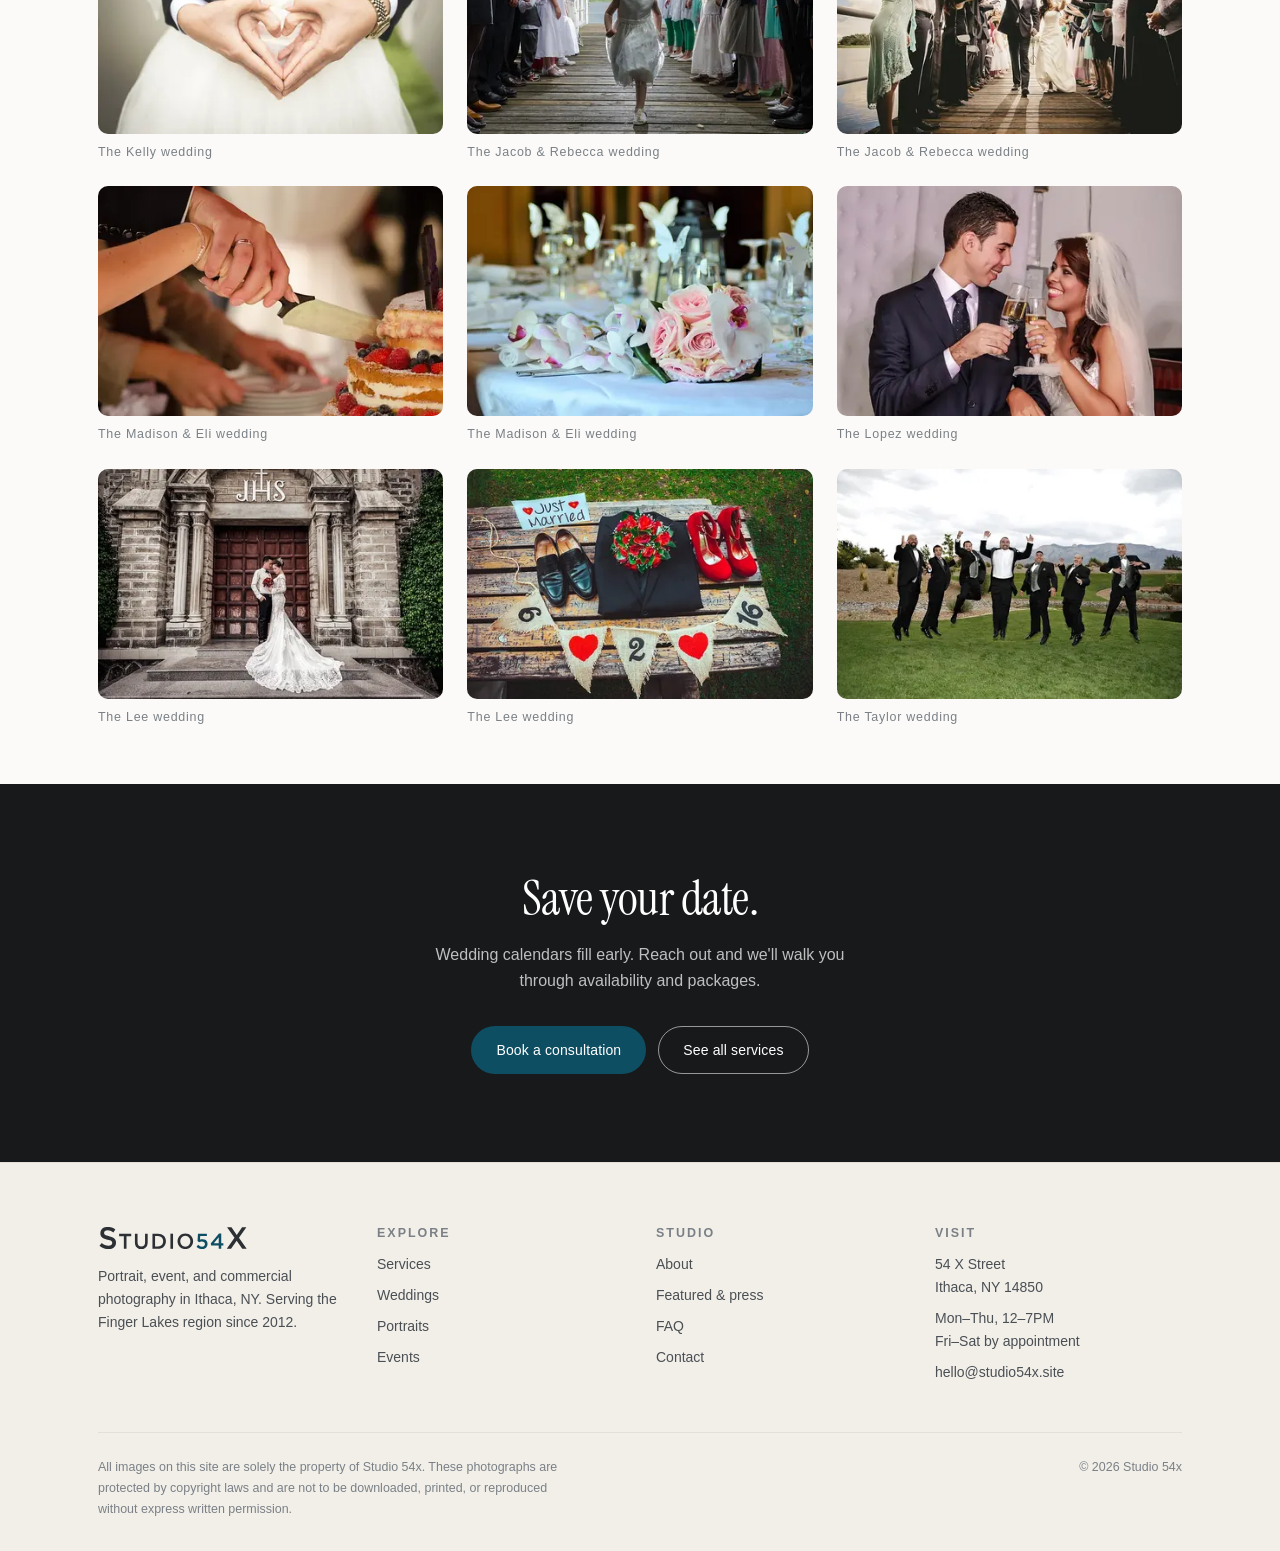
<file: weddings.html>
<!DOCTYPE html>
<html lang="en">
<head>
  <meta charset="utf-8"/>
  <meta name="viewport" content="width=device-width, initial-scale=1, viewport-fit=cover"/>
  <title>Weddings | Studio 54x</title>
  <meta name="description" content="Wedding photography packages from Studio 54x, serving Ithaca and the Finger Lakes. Typical coverage starts at $2,700."/>
  <meta name="theme-color" content="#fbfaf8"/>
  <link rel="canonical" href="https://studio54x.site/weddings.html"/>
  <meta property="og:type" content="website"/>
  <meta property="og:site_name" content="Studio 54x"/>
  <meta property="og:title" content="Weddings | Studio 54x"/>
  <meta property="og:description" content="Wedding photography packages from Studio 54x, serving Ithaca and the Finger Lakes. Typical coverage starts at $2,700."/>
  <meta property="og:image" content="https://studio54x.site/images/couple-woods.jpg"/>
  <meta name="twitter:card" content="summary_large_image"/>
  <link rel="icon" href="images/icon.svg" type="image/svg+xml"/>
  <link rel="apple-touch-icon" href="images/apple-touch-icon.png"/>
  <link rel="preconnect" href="https://api.fontshare.com" crossorigin/>
  <link rel="preconnect" href="https://fonts.googleapis.com"/>
  <link rel="preconnect" href="https://fonts.gstatic.com" crossorigin/>
  <link rel="stylesheet" href="https://api.fontshare.com/v2/css?f[]=switzer@400,500,600&amp;display=swap"/>
  <link rel="stylesheet" href="https://fonts.googleapis.com/css2?family=Instrument+Serif:ital@0;1&amp;display=swap"/>
  <link rel="stylesheet" href="styles/site.css?v=498d4d29"/>
</head>
<body>
  <a class="skip-link" href="#main">Skip to content</a>
  <header class="site-header">
    <div class="wrap nav-bar">
      <a class="brand" href="index.html" aria-label="Studio 54x — home">
        <img src="images/logo.svg" alt="Studio 54x" width="202" height="29"/>
      </a>
      <button class="nav-toggle" type="button" aria-expanded="false" aria-controls="nav-menu" aria-label="Toggle navigation menu">
        <span></span>
      </button>
      <nav aria-label="Primary">
        <ul class="nav-menu" id="nav-menu">
          <li><a href="index.html">Home</a></li>
          <li><a href="services.html">Services</a></li>
          <li class="is-current"><a href="weddings.html" aria-current="page">Weddings</a></li>
          <li><a href="portraits.html">Portraits</a></li>
          <li><a href="events.html">Events</a></li>
          <li><a href="featured.html">Featured</a></li>
          <li><a href="faq.html">FAQ</a></li>
          <li><a href="about.html">About</a></li>
          <li><a class="nav-cta" href="contact.html">Book a consultation</a></li>
        </ul>
      </nav>
    </div>
  </header>

  <main id="main">
    <section class="page-head">
      <div class="wrap">
        <h1 class="page-title">Weddings</h1>
        <p class="lede">Nothing matters more on a new beginning than a photographer who can capture each moment as it happens &mdash; and retell it later.</p>
      </div>
    </section>
    <section class="section">
      <div class="wrap">
        <div class="split reveal">
          <div class="prose">
            <p>We know planning a wedding is stressful and costly, but finding a quality photographer shouldn't add to it. We offer several packages at different price points, and every one of them guarantees quality photos without breaking the bank.</p>
            <p>To inquire about availability, special requests, or a detailed estimate, please <a href="contact.html">request a consultation</a>.</p>
            <h3>Venues we've worked with</h3>
            <ul class="list">
              <li>The Grand Ithaca Hotel</li>
              <li>Cayuga Pier</li>
              <li>The Finger Lakes Barn</li>
              <li>The State Hotel</li>
            </ul>
          </div>
          <div class="panel">
            <span class="price">Typical package &middot; from $2,700</span>
            <h3>The Madison &amp; Eli wedding</h3>
            <ul class="list">
              <li>Over 120 guests</li>
              <li>Custom "shot list" of 25+ edited proofs</li>
              <li>20+ edited proofs of the ceremony, processional to recessional</li>
              <li>15+ shots of the couple during the reception</li>
              <li>100+ shots of guests during the reception</li>
            </ul>
            <p>Pricing varies with the number of locations, travel, and types of poses. A more accurate estimate comes with a consultation.</p>
          </div>
        </div>
        <p class="note reveal" style="margin-top: var(--space-12);">Not sure what a "shot list" is? <a href="faq.html">Check out our FAQ</a>.</p>
      </div>
    </section>

    <section class="section section--tight">
      <div class="wrap">
        <span class="eyebrow">Gallery</span>
        <h2 class="section-title">Wedding work</h2>
        <div style="margin-top: var(--space-8);" class="reveal">
      <div class="gallery">
        <figure>
          <img src="images/couple-woods.jpg" alt="Groom kissing bride's hand in the woods" decoding="async" data-ctx="gallery-lead" srcset="images/r/couple-woods-400.webp 400w, images/r/couple-woods-600.webp 600w, images/r/couple-woods-800.webp 800w, images/r/couple-woods-853.webp 853w" sizes="(max-width: 760px) 94vw, (max-width: 1100px) 46vw, 360px" width="853" height="1280"/>
          <figcaption>The Danielle &amp; Michael wedding</figcaption>
        </figure>
        <figure>
          <img src="images/couple-woods2.jpg" alt="Newlyweds posing in the woods" decoding="async" data-ctx="gallery" srcset="images/r/couple-woods2-400.webp 400w, images/r/couple-woods2-600.webp 600w, images/r/couple-woods2-800.webp 800w, images/r/couple-woods2-853.webp 853w" sizes="(max-width: 760px) 48vw, (max-width: 1100px) 46vw, 360px" width="853" height="1280"/>
          <figcaption>The Taylor &amp; Ki-Moon wedding</figcaption>
        </figure>
        <figure>
          <img src="images/dance.jpg" alt="Bride dancing" loading="lazy" decoding="async" data-ctx="gallery" srcset="images/r/dance-400.webp 400w, images/r/dance-600.webp 600w, images/r/dance-640.webp 640w" sizes="(max-width: 760px) 48vw, (max-width: 1100px) 46vw, 360px" width="640" height="426"/>
          <figcaption>The Smith wedding</figcaption>
        </figure>
        <figure>
          <img src="images/hand-heart.jpg" alt="Newlyweds making a heart with their hands" loading="lazy" decoding="async" data-ctx="gallery" srcset="images/r/hand-heart-400.webp 400w, images/r/hand-heart-600.webp 600w, images/r/hand-heart-800.webp 800w, images/r/hand-heart-1200.webp 1200w, images/r/hand-heart-1280.webp 1280w" sizes="(max-width: 760px) 48vw, (max-width: 1100px) 46vw, 360px" width="1280" height="851"/>
          <figcaption>The Kelly wedding</figcaption>
        </figure>
        <figure>
          <img src="images/flower-girl.jpg" alt="Flower girl walking down the aisle" loading="lazy" decoding="async" data-ctx="gallery" srcset="images/r/flower-girl-400.webp 400w, images/r/flower-girl-600.webp 600w, images/r/flower-girl-640.webp 640w" sizes="(max-width: 760px) 48vw, (max-width: 1100px) 46vw, 360px" width="640" height="423"/>
          <figcaption>The Jacob &amp; Rebecca wedding</figcaption>
        </figure>
        <figure>
          <img src="images/walk.jpg" alt="Newlyweds walking together" loading="lazy" decoding="async" data-ctx="gallery" srcset="images/r/walk-400.webp 400w, images/r/walk-600.webp 600w, images/r/walk-640.webp 640w" sizes="(max-width: 760px) 48vw, (max-width: 1100px) 46vw, 360px" width="640" height="423"/>
          <figcaption>The Jacob &amp; Rebecca wedding</figcaption>
        </figure>
        <figure>
          <img src="images/cut-cake.jpg" alt="Couple cutting the cake" loading="lazy" decoding="async" data-ctx="gallery" srcset="images/r/cut-cake-400.webp 400w, images/r/cut-cake-600.webp 600w, images/r/cut-cake-640.webp 640w" sizes="(max-width: 760px) 48vw, (max-width: 1100px) 46vw, 360px" width="640" height="423"/>
          <figcaption>The Madison &amp; Eli wedding</figcaption>
        </figure>
        <figure>
          <img src="images/bouquet.jpg" alt="Bridal bouquet" loading="lazy" decoding="async" data-ctx="gallery" srcset="images/r/bouquet-400.webp 400w, images/r/bouquet-600.webp 600w, images/r/bouquet-640.webp 640w" sizes="(max-width: 760px) 48vw, (max-width: 1100px) 46vw, 360px" width="640" height="423"/>
          <figcaption>The Madison &amp; Eli wedding</figcaption>
        </figure>
        <figure>
          <img src="images/clink.jpg" alt="Newlyweds clinking glasses" loading="lazy" decoding="async" data-ctx="gallery" srcset="images/r/clink-400.webp 400w, images/r/clink-600.webp 600w, images/r/clink-640.webp 640w" sizes="(max-width: 760px) 48vw, (max-width: 1100px) 46vw, 360px" width="640" height="414"/>
          <figcaption>The Lopez wedding</figcaption>
        </figure>
        <figure>
          <img src="images/couple-church.jpg" alt="Newlyweds in front of a church" loading="lazy" decoding="async" data-ctx="gallery" srcset="images/r/couple-church-400.webp 400w, images/r/couple-church-600.webp 600w, images/r/couple-church-640.webp 640w" sizes="(max-width: 760px) 48vw, (max-width: 1100px) 46vw, 360px" width="640" height="426"/>
          <figcaption>The Lee wedding</figcaption>
        </figure>
        <figure>
          <img src="images/just-married.jpg" alt="Just married sign" loading="lazy" decoding="async" data-ctx="gallery" srcset="images/r/just-married-400.webp 400w, images/r/just-married-600.webp 600w, images/r/just-married-640.webp 640w" sizes="(max-width: 760px) 48vw, (max-width: 1100px) 46vw, 360px" width="640" height="426"/>
          <figcaption>The Lee wedding</figcaption>
        </figure>
        <figure>
          <img src="images/groomsmen.jpg" alt="Groom and groomsmen jumping" loading="lazy" decoding="async" data-ctx="gallery" srcset="images/r/groomsmen-400.webp 400w, images/r/groomsmen-600.webp 600w, images/r/groomsmen-640.webp 640w" sizes="(max-width: 760px) 48vw, (max-width: 1100px) 46vw, 360px" width="640" height="425"/>
          <figcaption>The Taylor wedding</figcaption>
        </figure>
      </div>
        </div>
      </div>
    </section>

    <section class="cta-band">
      <div class="wrap">
        <h2>Save your date.</h2>
        <p>Wedding calendars fill early. Reach out and we'll walk you through availability and packages.</p>
        <div class="btn-row">
          <a class="btn btn--primary" href="contact.html">Book a consultation</a>
          <a class="btn btn--ghost" href="services.html">See all services</a>
        </div>
      </div>
    </section>
  </main>

  <footer class="site-footer">
    <div class="wrap">
      <div class="footer-grid">
        <div class="footer-brand">
          <img src="images/logo.svg" alt="Studio 54x" width="202" height="29" loading="lazy"/>
          <p>Portrait, event, and commercial photography in Ithaca, NY. Serving the Finger Lakes region since 2012.</p>
        </div>
        <div>
          <h3>Explore</h3>
          <ul>
            <li><a href="services.html">Services</a></li>
            <li><a href="weddings.html">Weddings</a></li>
            <li><a href="portraits.html">Portraits</a></li>
            <li><a href="events.html">Events</a></li>
          </ul>
        </div>
        <div>
          <h3>Studio</h3>
          <ul>
            <li><a href="about.html">About</a></li>
            <li><a href="featured.html">Featured &amp; press</a></li>
            <li><a href="faq.html">FAQ</a></li>
            <li><a href="contact.html">Contact</a></li>
          </ul>
        </div>
        <div>
          <h3>Visit</h3>
          <ul>
            <li>54 X Street<br/>Ithaca, NY 14850</li>
            <li>Mon–Thu, 12–7PM<br/>Fri–Sat by appointment</li>
            <li><a href="mailto:hello@studio54x.site">hello@studio54x.site</a></li>
          </ul>
        </div>
      </div>
      <div class="footer-bottom">
        <p>All images on this site are solely the property of Studio 54x. These photographs are protected by copyright laws and are not to be downloaded, printed, or reproduced without express written permission.</p>
        <p>&copy; <span data-year>2026</span> Studio 54x</p>
      </div>
    </div>
  </footer>

  <div class="mobile-bar" id="mobile-bar" aria-hidden="true">
    <a class="mobile-bar__link" href="mailto:hello@studio54x.site" aria-label="Email the studio">
      <svg viewBox="0 0 24 24" width="18" height="18" fill="none" stroke="currentColor" stroke-width="1.6" stroke-linecap="round" stroke-linejoin="round" aria-hidden="true"><rect x="3" y="5" width="18" height="14" rx="2"/><path d="m3.5 7 8.5 6 8.5-6"/></svg>
      <span>Email</span>
    </a>
    <a class="mobile-bar__cta btn btn--primary" href="contact.html">Book a consultation</a>
  </div>

  <script src="scripts/site.js?v=498d4d29" defer></script>
</body>
</html>
</file>
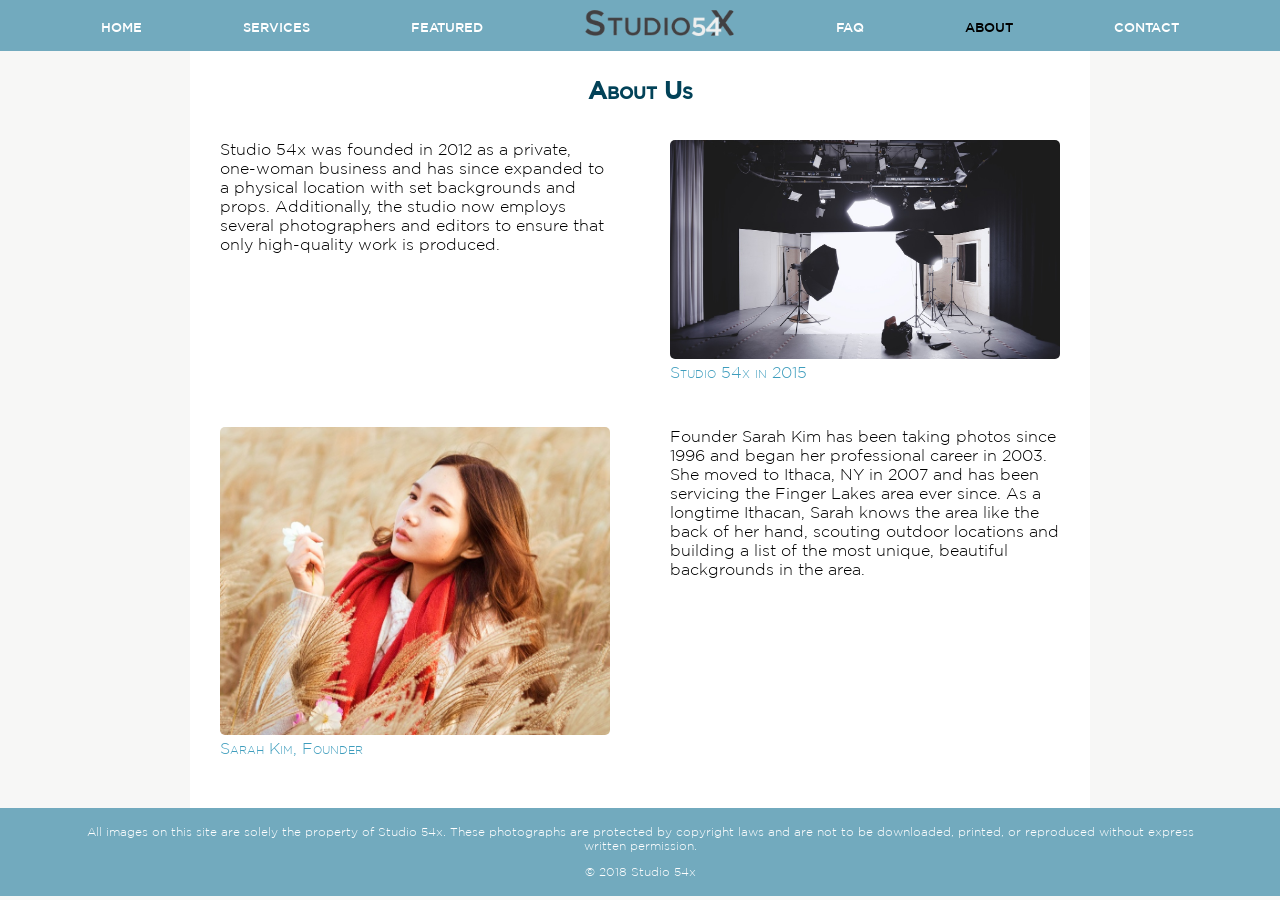
<file: project--validate-a-form/assignment/about.html>
<!DOCTYPE html>
<html lang="en">
<head>
  <title>About | Studio 54x</title>
  <meta charset="utf-8"/>
  <link rel="stylesheet" type="text/css" href="styles/site.css">
</head>
<body>
  <nav>
    <ul>
      <li><a href="index.html"><img alt="Studio 54x Logo" src="images/logo.png"/></a></li>
      <li><a href="index.html">Home</a></li>
      <li><a href="services.html">Services</a></li>
      <li><a href="featured.html">Featured</a></li>
      <li><a href="faq.html">FAQ</a></li>
      <li class="current_page"><a href="about.html">About</a></li>
      <li><a href="contact.html">Contact</a></li>
    </ul>
  </nav>

  <main>
    <article class="content about">
      <h1>About Us</h1>
      <div class="flexbox">
        <figure>
          <img alt="Photography Studio" src="images/studio.jpg"/>
          <figcaption>Studio 54x in 2015</figcaption>
        </figure>
        <p>
          Studio 54x was founded in 2012 as a private, one-woman business and has since expanded to a physical location with set backgrounds and props. Additionally, the studio now employs several photographers and editors to ensure that only high-quality work is produced.
        </p>
      </div>

      <div class="flexbox">
        <figure>
          <img alt="Sarah Kim" src="images/woman.jpg"/>
          <figcaption>Sarah Kim, Founder</figcaption>
        </figure>
        <p>
          Founder Sarah Kim has been taking photos since 1996 and began her professional career in 2003. She moved to Ithaca, NY in 2007 and has been servicing the Finger Lakes area ever since. As a longtime Ithacan, Sarah knows the area like the back of her hand,  scouting outdoor locations and building a list of the most unique, beautiful backgrounds in the area.
        </p>
      </div>
    </article>
  </main>

  <footer>
    <p>
      All images on this site are solely the property of Studio 54x. These photographs are protected by copyright laws and are not to be downloaded, printed, or reproduced without express written permission.
    </p>
    <p>© 2018 Studio 54x</p>
  </footer>
</body>
</html>
</file>
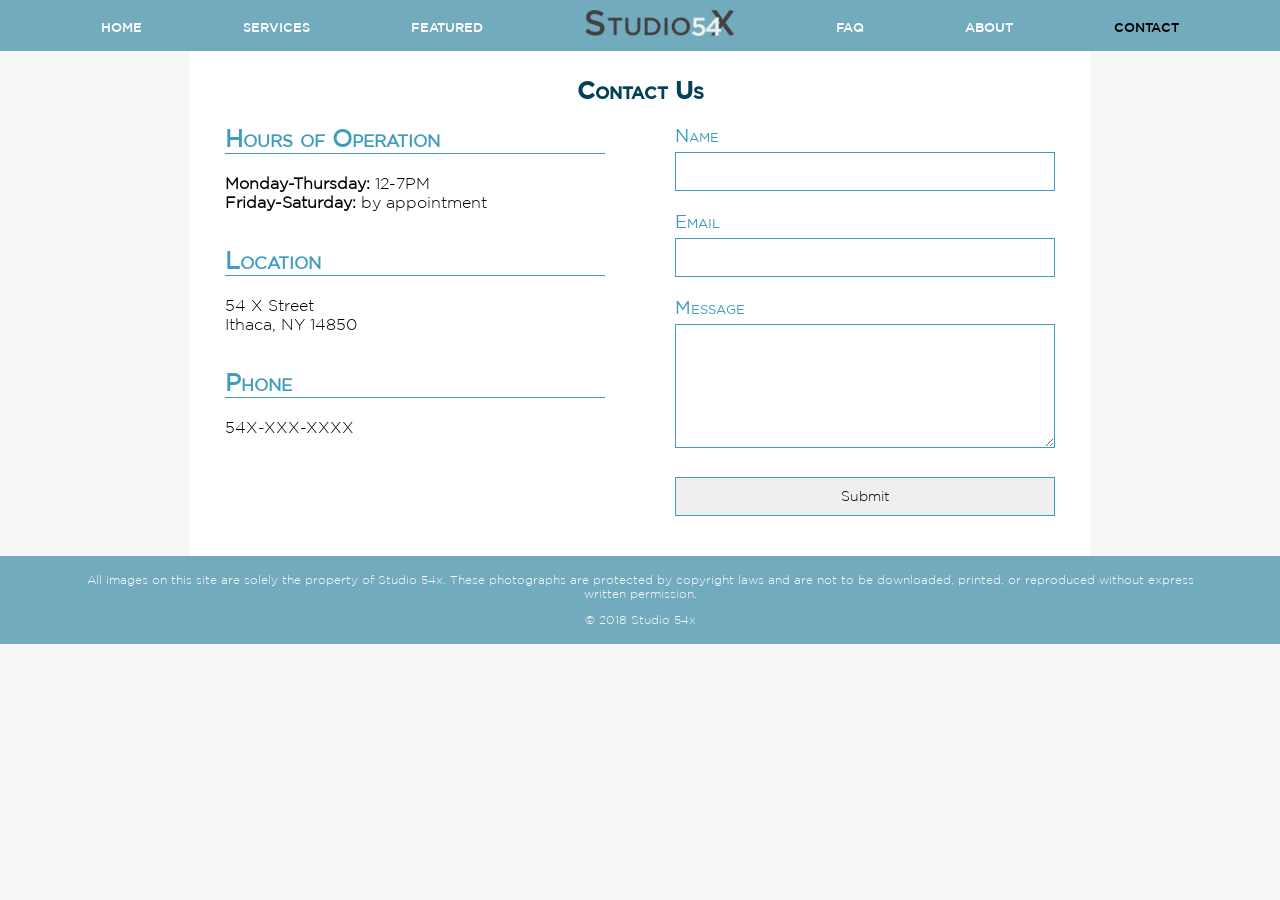
<file: project--validate-a-form/assignment/contact.html>
<!DOCTYPE html>
<html lang="en">
<head>
  <title>Contact | Studio 54x</title>
  <meta charset="utf-8"/>
  <link rel="stylesheet" type="text/css" href="styles/site.css">
  <script src="scripts/jquery-3.2.1.min.js"></script>
</head>
<body>
  <nav>
    <ul>
      <li><a href="index.html"><img alt="Studio 54x Logo" src="images/logo.png"/></a></li>
      <li><a href="index.html">Home</a></li>
      <li><a href="services.html">Services</a></li>
      <li><a href="featured.html">Featured</a></li>
      <li><a href="faq.html">FAQ</a></li>
      <li><a href="about.html">About</a></li>
      <li class="current_page"><a href="contact.html">Contact</a></li>
    </ul>
  </nav>

  <main>
    <article class="content">
      <h1>Contact Us</h1>
      <div class="flexbox contact">
        <section>
          <h2>Hours of Operation</h2>
          <p>
            <span>Monday-Thursday:</span> 12-7PM <br/>
            <span>Friday-Saturday:</span> by appointment
          </p>
          <h2>Location</h2>
          <p>
            54 X Street <br/>
            Ithaca, NY 14850
          </p>
          <h2>Phone</h2>
          <p>
            54X-XXX-XXXX
          </p>
        </section>
        <section class="contact_form">
          <form id="contact" method="post" action="contact.html" novalidate>
            <label for="name">Name</label>
            <!-- INSERT ERROR MESSAGE FOR "name" BELOW -->
            
            <!-- INSERT ERROR MESSAGE FOR "name" ABOVE -->
            <input type="text" id="name" name="name" required/>

            <label for="email">Email</label>
            <!-- INSERT ERROR MESSAGE FOR "email" BELOW -->
            
            <!-- INSERT ERROR MESSAGE FOR "email" ABOVE -->
            <input type="email" id="email" name="email" required/>

            <label for="message">Message</label>
            <!-- INSERT ERROR MESSAGE FOR "message" BELOW -->
            
            <!-- INSERT ERROR MESSAGE FOR "message" ABOVE -->
            <textarea id="message" name="message" rows=6 required></textarea>

            <input id="contact_submit" type="submit" value="Submit">
          </form>
        </section>
      </div>
    </article>
  </main>

  <footer>
    <p>
      All images on this site are solely the property of Studio 54x. These photographs are protected by copyright laws and are not to be downloaded, printed, or reproduced without express written permission.
    </p>
    <p>© 2018 Studio 54x</p>
  </footer>
</body>
</html>
</file>
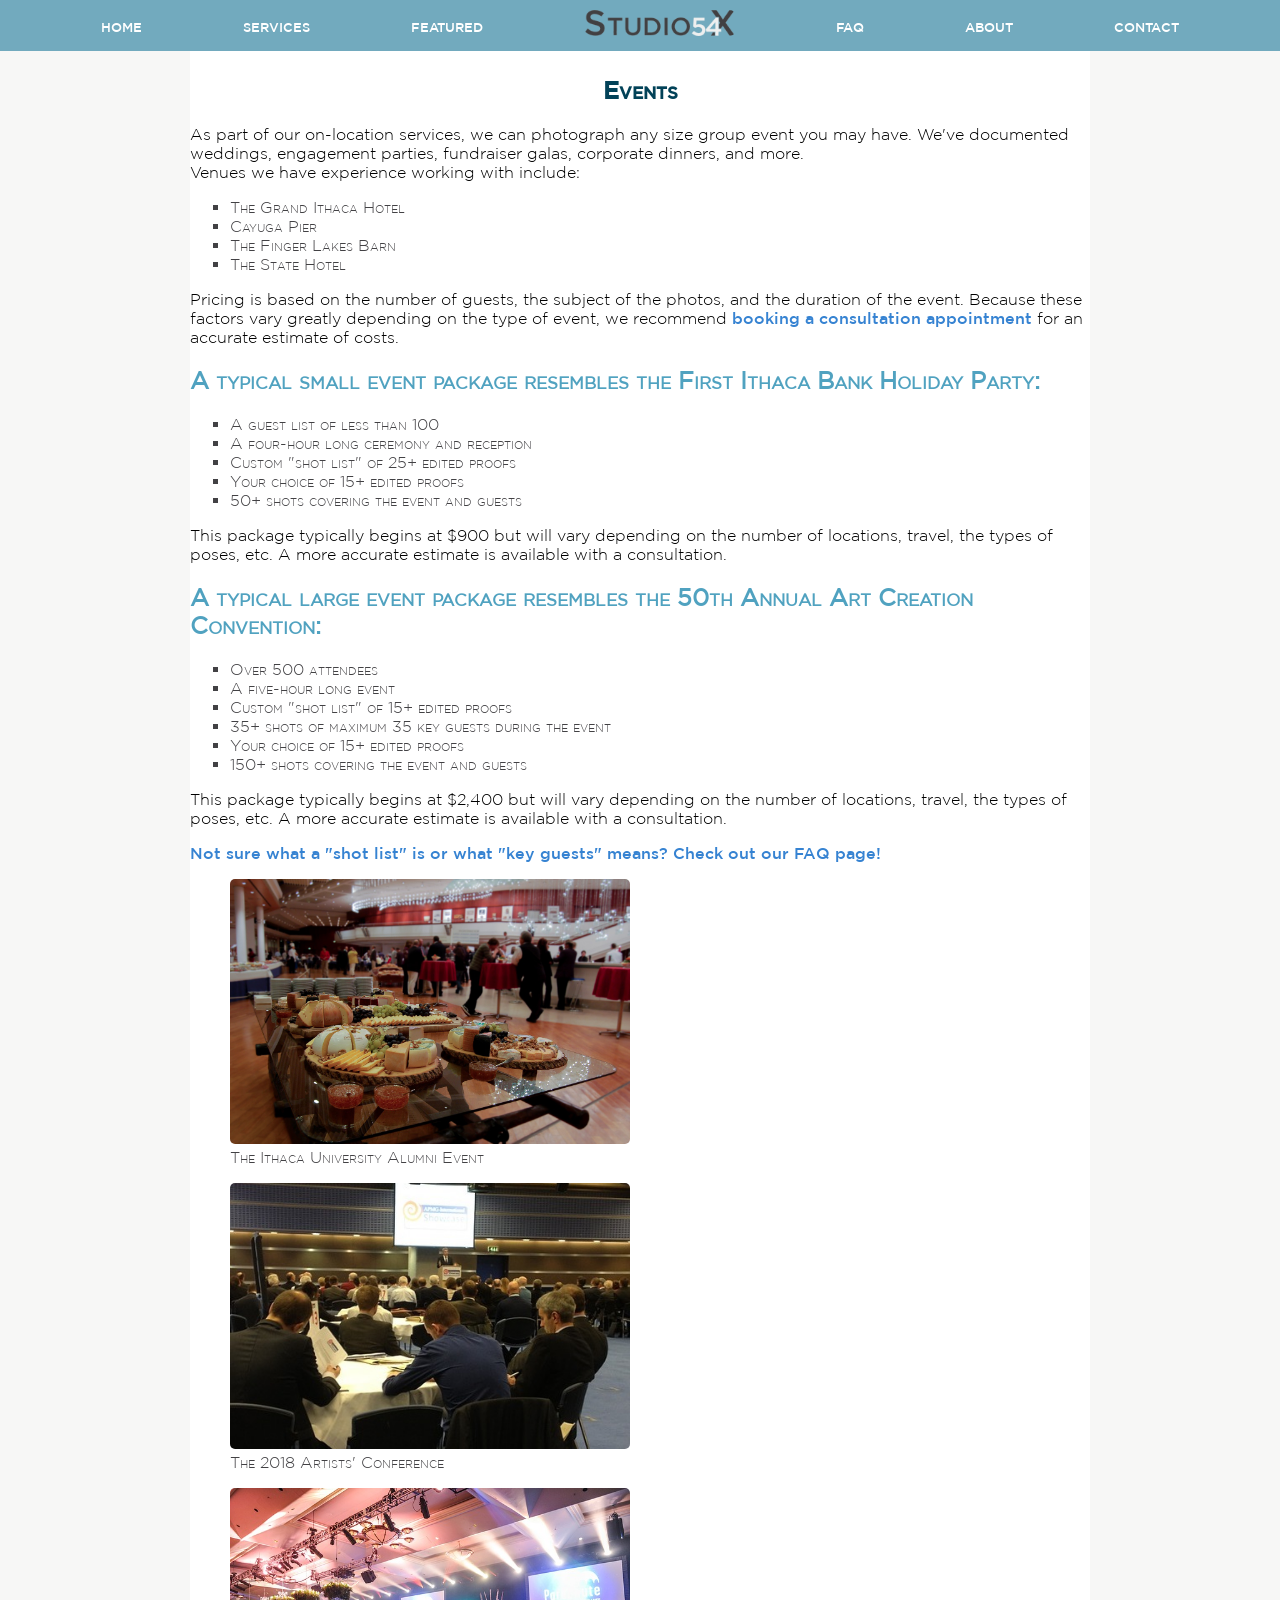
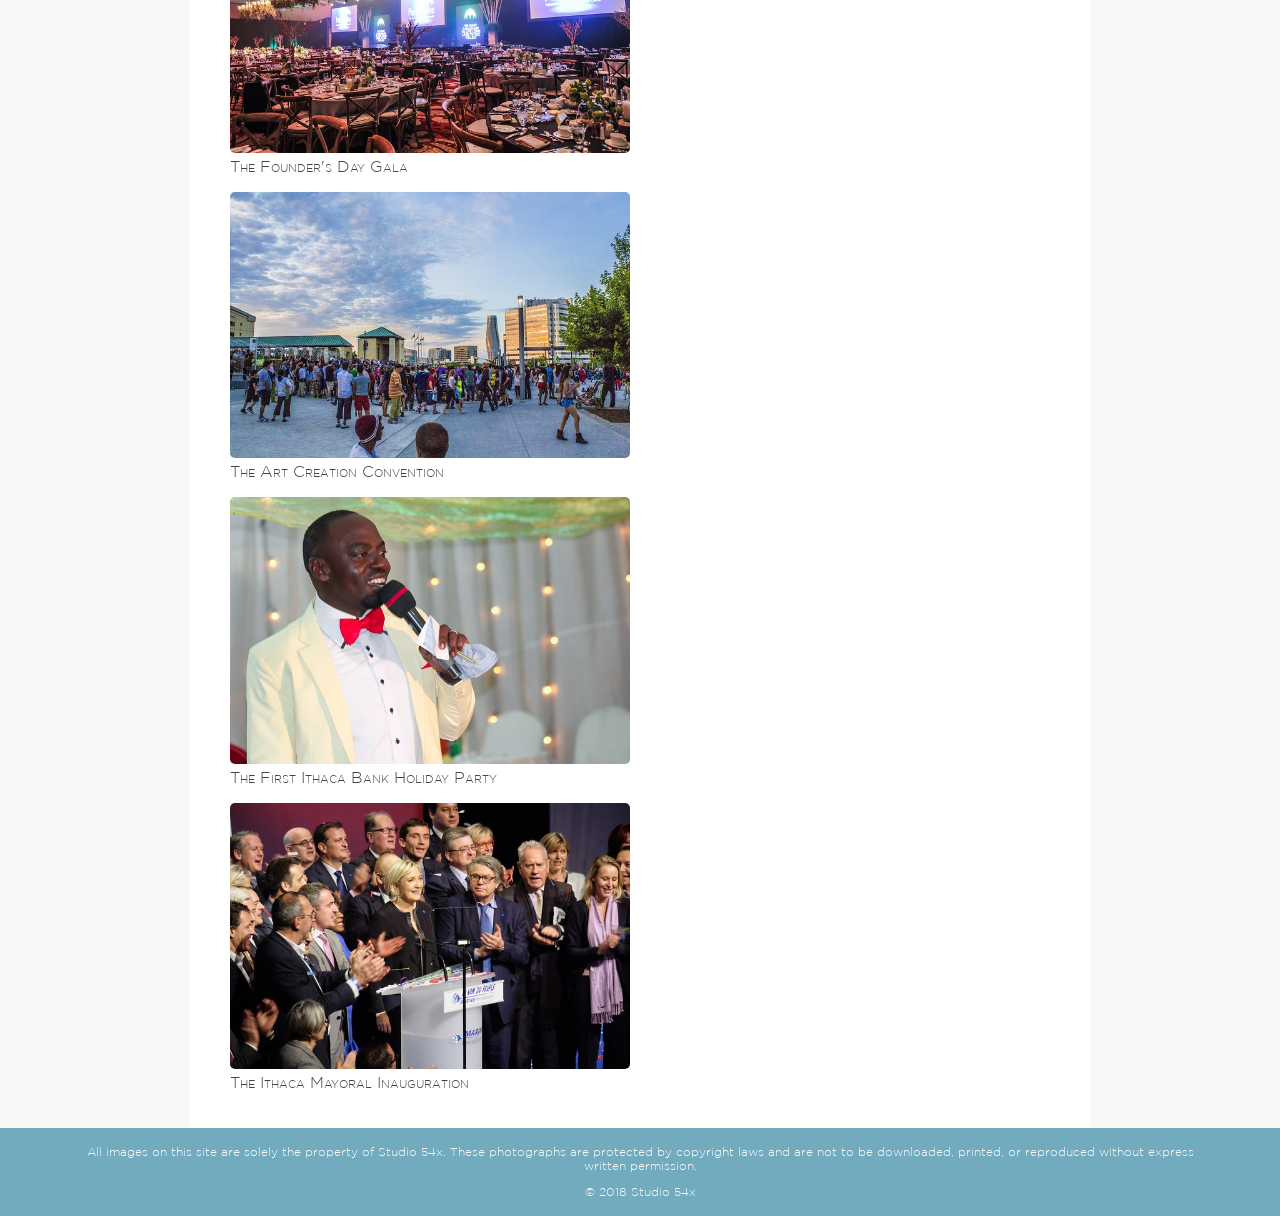
<file: project--validate-a-form/assignment/events.html>
<!DOCTYPE html>
<html lang="en">
<head>
  <title>Events | Studio 54x</title>
  <meta charset="utf-8"/>
  <link rel="stylesheet" type="text/css" href="styles/site.css">
</head>
<body>
  <nav>
    <ul>
      <li><a href="index.html"><img alt="Studio 54x Logo" src="images/logo.png"/></a></li>
      <li><a href="index.html">Home</a></li>
      <li><a href="services.html">Services</a></li>
      <li><a href="featured.html">Featured</a></li>
      <li><a href="faq.html">FAQ</a></li>
      <li><a href="about.html">About</a></li>
      <li><a href="contact.html">Contact</a></li>
    </ul>
  </nav>

  <main>
    <article class="content">
      <h1>Events</h1>

      <p>
        As part of our on-location services, we can photograph any size group event you may have. We've documented weddings, engagement parties, fundraiser galas, corporate dinners, and more.
        <br/>
        Venues we have experience working with include:
      </p>
      <ul>
        <li>The Grand Ithaca Hotel</li>
        <li>Cayuga Pier</li>
        <li>The Finger Lakes Barn</li>
        <li>The State Hotel</li>
      </ul>
      <p>
        Pricing is based on the number of guests, the subject of the photos, and the duration of the event. Because these factors vary greatly depending on the type of event, we recommend <a href ="contact.html">booking a consultation appointment</a> for an accurate estimate of costs.
      </p>
      <h2 class="package_name">
        A typical small event package resembles the First Ithaca Bank Holiday Party:
      </h2>
      <ul>
        <li>A guest list of less than 100</li>
        <li>A four-hour long ceremony and reception</li>
        <li>Custom "shot list" of 25+ edited proofs</li>
        <li>Your choice of 15+ edited proofs</li>
        <li>50+ shots covering the event and guests</li>
      </ul>
      <p>
        This package typically begins at $900 but will vary depending on the number of locations, travel, the types of poses, etc. A more accurate estimate is available with a consultation.
      </p>
      <h2 class="package_name">
        A typical large event package resembles the 50th Annual Art Creation Convention:
      </h2>
      <ul>
        <li>Over 500 attendees</li>
        <li>A five-hour long event</li>
        <li>Custom "shot list" of 15+ edited proofs</li>
        <li>35+ shots of maximum 35 key guests during the event</li>
        <li>Your choice of 15+ edited proofs</li>
        <li>150+ shots covering the event and guests</li>
      </ul>
      <p>
        This package typically begins at $2,400 but will vary depending on the number of locations, travel, the types of poses, etc. A more accurate estimate is available with a consultation.
      </p>

      <p class="quicklink"><a href="faq.html">Not sure what a "shot list" is or what "key guests" means? Check out our FAQ page!</a></p>
      <section>
        <figure class="service_example">
          <img alt="Networking Event" src="images/business_dinner.jpg"/>
          <figcaption>The Ithaca University Alumni Event</figcaption>
        </figure>
        <figure class="service_example">
          <img alt="People watching a presentation" src="images/conference.jpg"/>
          <figcaption>The 2018 Artists' Conference</figcaption>
        </figure>
        <figure class="service_example">
          <img alt="Tables around a stage" src="images/gala.jpg"/>
          <figcaption>The Founder's Day Gala</figcaption>
        </figure>
        <figure class="service_example">
          <img alt="People gathered in town" src="images/public-event.jpg"/>
          <figcaption>The Art Creation Convention</figcaption>
        </figure>
        <figure class="service_example">
          <img alt="Master of Ceremonies" src="images/mc.jpg"/>
          <figcaption>The First Ithaca Bank Holiday Party</figcaption>
        </figure>
        <figure class="service_example">
          <img alt="People surrounding woman giving speech" src="images/speech.jpg"/>
          <figcaption>The Ithaca Mayoral Inauguration</figcaption>
        </figure>
      </section>
    </article>
  </main>

  <footer>
    <p>
      All images on this site are solely the property of Studio 54x. These photographs are protected by copyright laws and are not to be downloaded, printed, or reproduced without express written permission.
    </p>
    <p>© 2018 Studio 54x</p>
  </footer>
</body>
</html>
</file>
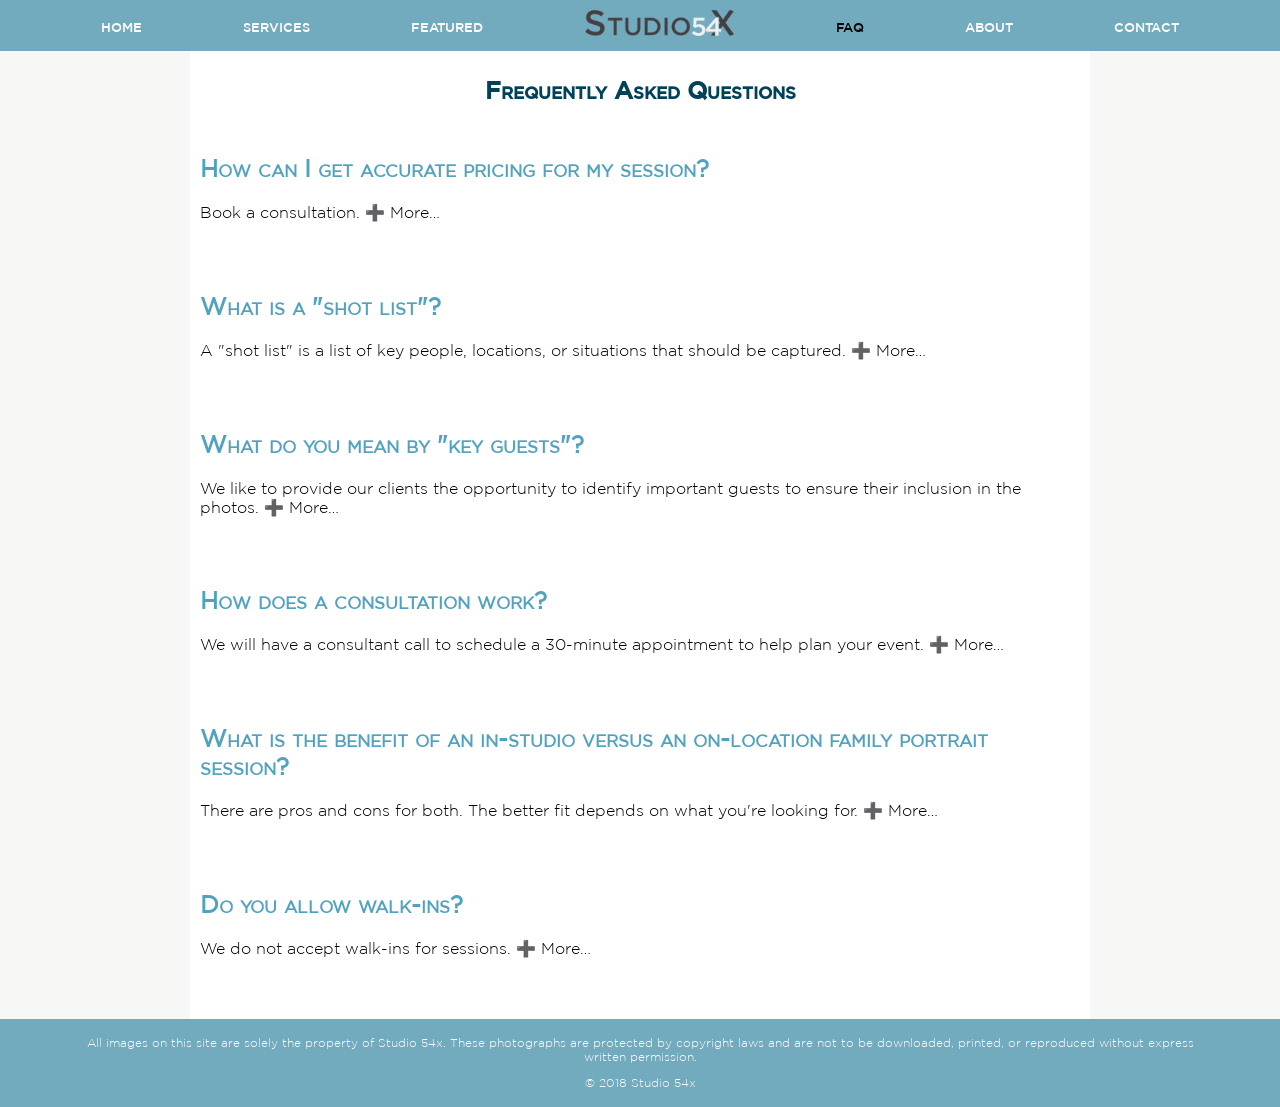
<file: project--validate-a-form/assignment/faq.html>
<!DOCTYPE html>
<html lang="en">
<head>
  <title>FAQ | Studio 54x</title>
  <meta charset="utf-8"/>
  <link rel="stylesheet" type="text/css" href="styles/site.css">
  <script src="scripts/jquery-3.2.1.min.js"></script>
  <script src="scripts/show_hidden.js"></script>
</head>
<body>
  <nav>
    <ul>
      <li><a href="index.html"><img alt="Studio 54x Logo" src="images/logo.png"/></a></li>
      <li><a href="index.html">Home</a></li>
      <li><a href="services.html">Services</a></li>
      <li><a href="featured.html">Featured</a></li>
      <li class="current_page"><a href="faq.html">FAQ</a></li>
      <li><a href="about.html">About</a></li>
      <li><a href="contact.html">Contact</a></li>
    </ul>
  </nav>

  <main>
    <article class="content">
      <h1>Frequently Asked Questions</h1>
      <section class="faq" id="q1">
        <h2>How can I get accurate pricing for my session?</h2>
        <p class="more">Book a consultation.<span class="expand"> ➕ More…</span></p>
        <p class="less hidden">Because almost all sessions are unique and pricing is based on a case-by-case basis, we cannot give you an accurate estimate unless we've met you for a consultation. Consultations are complimentary and commitment-free.<span class="collapse"> ➖ Less…</span></p>
      </section>
      <section class="faq" id="q2">
        <h2>What is a "shot list"?</h2>
        <p class="more">A "shot list" is a list of key people, locations, or situations that should be captured.<span class="expand"> ➕ More…</span></p>
        <p class="less hidden">Although our photographers have extensive experience in how to make the bride and groom shine, we understand that there are specific shots you may want us to take. But this is not restricted to weddings! Often, event planners need specific shots to show their sponsors or to advertise for future events. A "shot list" is a list of key people, locations, or situations that the client wishes to be captured. With the "shot list," we can ensure our clients get the shots they want without fear of running out of time or forgetting in the excitement of the day.<span class="collapse"> ➖ Less…</span></p>
      </section>
      <section class="faq" id="q3">
        <h2>What do you mean by "key guests"?</h2>
        <p class="more">We like to provide our clients the opportunity to identify important guests to ensure their inclusion in the photos.<span class="expand"> ➕ More…</span></p>
        <p class="less hidden">We know it takes more than one person to plan and produce an event. We have found that many of our clients often use our photos on their websites to advertise or show to their clients and sponsors. To ensure that these key people are included and our clients are satisfied, we like to provide our clients the opportunity to identify important guests to ensure their inclusion in the photos.<span class="collapse"> ➖ Less…</span></p>
      </section>
      <section class="faq" id="q4">
        <h2>How does a consultation work?</h2>
        <p class="more">We will have a consultant call to schedule a 30-minute appointment to help plan your event.<span class="expand"> ➕ More…</span></p>
        <p class="less hidden">We want to meet the needs of our clients without breaking the bank, and the consultation enables us to provide a personalized experience for each photo session where you get what you want at a price you can afford. Once you send a request for a consultation using our <a href="contact.html">contact form</a>, we will have a consultant call to schedule a 30-minute appointment to discuss your event. During the consultation, you and the consultant will address your requirements and build a custom package—or choose from our set packages—to get everything you want within your budget. The consultant will then pair you with the photographer best fit for your style and availability.<span class="collapse"> ➖ Less…</span></p>
      </section>
      <section class="faq" id="q5">
        <h2>What is the benefit of an in-studio versus an on-location family portrait session?</h2>
        <p class="more">There are pros and cons for both. The better fit depends on what you're looking for.<span class="expand"> ➕ More…</span></p>
        <p class='less hidden'>The in-studio session allows for a private session with no distractions. We have all of our professional equipment and you have full access to our backgrounds and props. On location, you have the ability to capture nature and create beautiful settings a studio cannot artificially replicate. The better fit depends on what you prefer.<span class="collapse"> ➖ Less…</span></p>
      </section>
      <section class="faq" id="q6">
        <h2>Do you allow walk-ins?</h2>
        <p class="more">We do not accept walk-ins for sessions.<span class="expand"> ➕ More…</span></p>
        <p class="less hidden">If you are looking for a single portrait photo rather than a full photo session, such as for identification on official documents, we accept walk-ins. To ensure high-quality work, we do not accept walk-ins for sessions, as we require a short consultation to go over theme and cost.<span class="collapse"> ➖ Less…</span></p>
      </section>
    </article>
  </main>

  <footer>
    <p>
      All images on this site are solely the property of Studio 54x. These photographs are protected by copyright laws and are not to be downloaded, printed, or reproduced without express written permission.
    </p>
    <p>© 2018 Studio 54x</p>
  </footer>
</body>
</html>
</file>
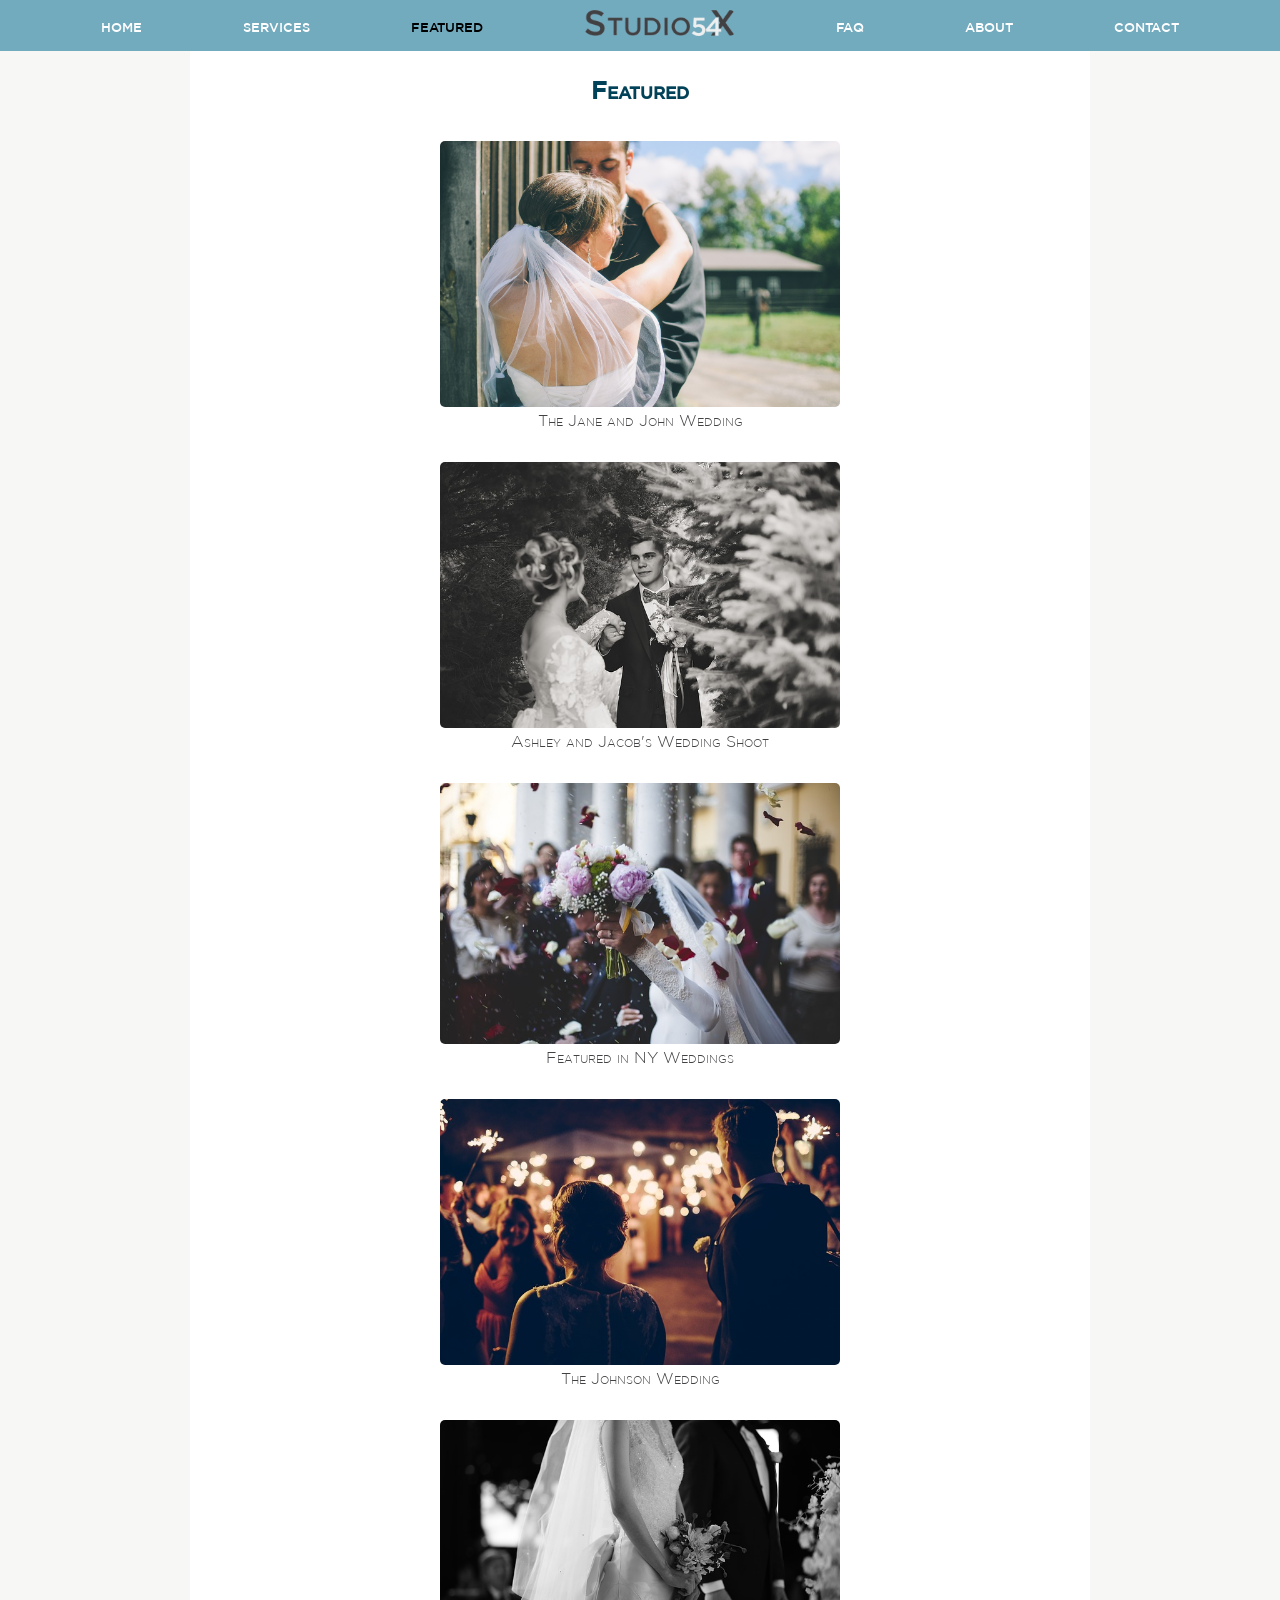
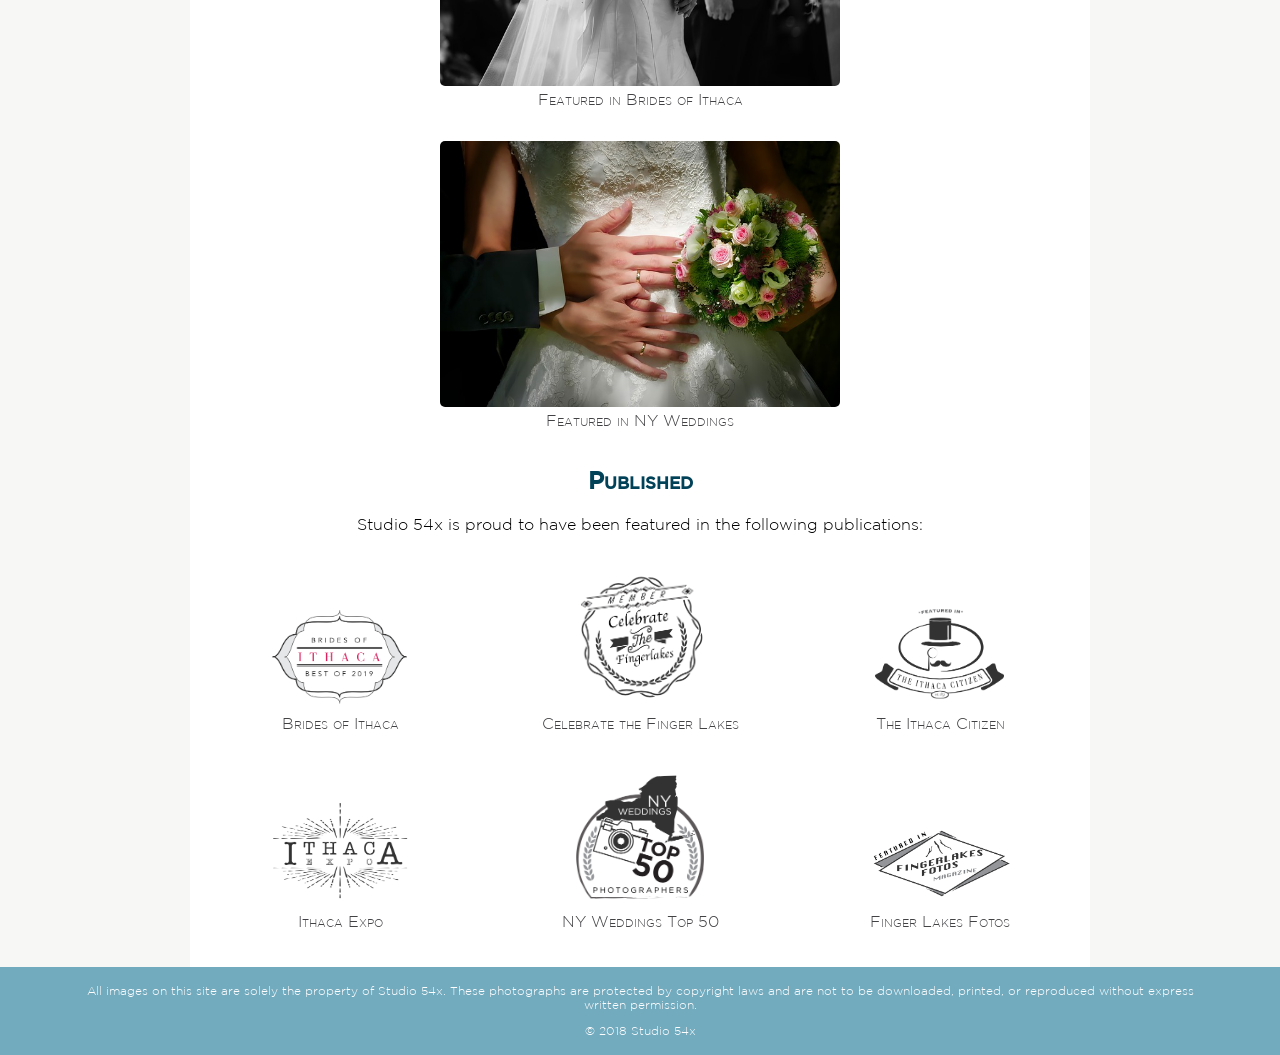
<file: project--validate-a-form/assignment/featured.html>
<!DOCTYPE html>
<html lang="en">
<head>
  <title>Featured | Studio 54x</title>
  <meta charset="utf-8"/>
  <link rel="stylesheet" type="text/css" href="styles/site.css">
</head>
<body>
  <nav>
    <ul>
      <li><a href="index.html"><img alt="Studio 54x Logo" src="images/logo.png"/></a></li>
      <li><a href="index.html">Home</a></li>
      <li><a href="services.html">Services</a></li>
      <li class="current_page"><a href="featured.html">Featured</a></li>
      <li><a href="faq.html">FAQ</a></li>
      <li><a href="about.html">About</a></li>
      <li><a href="contact.html">Contact</a></li>
    </ul>
  </nav>

  <main>
    <article class="content featured">
      <h1>Featured</h1>
      <section class="flexbox flex-wrap">
        <figure>
          <img alt="Newlyweds dancing" src="images/embracing.jpg"/>
          <figcaption>The Jane and John Wedding</figcaption>
        </figure>
        <figure>
          <img alt="Couple in Woods" src="images/couple-woods3.jpg"/>
          <figcaption>Ashley and Jacob's Wedding Shoot</figcaption>
        </figure>
        <figure>
          <img alt="Newlyweds exiting church" src="images/exiting-church.jpg"/>
          <figcaption>Featured in NY Weddings</figcaption>
        </figure>
        <figure>
          <img alt="Wedding Reception" src="images/wedding-party.jpg"/>
          <figcaption>The Johnson Wedding</figcaption>
        </figure>
        <figure>
          <img alt="Walking the aisle" src="images/ceremony.jpg"/>
          <figcaption>Featured in Brides of Ithaca</figcaption>
        </figure>
        <figure>
          <img alt="Newlyweds showing rings" src="images/wedding-bands.jpg"/>
          <figcaption>Featured in NY Weddings</figcaption>
        </figure>
      </section>

      <h1>Published</h1>
      <p>Studio 54x is proud to have been featured in the following publications:</p>

      <section class="flexbox flex-wrap">
        <figure class="logo">
          <img alt="Brides of Ithaca Logo" src="images/BridesofIthaca.png"/>
          <figcaption>Brides of Ithaca</figcaption>
        </figure>
        <figure class="logo">
          <img alt="Celebrate the Finger Lakes Logo" src="images/CelebrateFL.png"/>
          <figcaption>Celebrate the Finger Lakes</figcaption>
        </figure>
        <figure class="logo">
          <img alt="The Ithaca Citizen" src="images/IthacaCitizen.png"/>
          <figcaption>The Ithaca Citizen</figcaption>
        </figure>
        <figure class="logo">
          <img alt="Ithaca Expo Logo" src="images/IthacaExpo.png"/>
          <figcaption>Ithaca Expo</figcaption>
        </figure>
        <figure class="logo">
          <img alt="NY Weddings Top 50 Award" src="images/NYweddings.png"/>
          <figcaption>NY Weddings Top 50</figcaption>
        </figure>
        <figure class="logo">
          <img alt="Finger Lakes Fotos Logo" src="images/FLfotos.png"/>
          <figcaption>Finger Lakes Fotos</figcaption>
        </figure>
      </section>
    </article>
  </main>

  <footer>
    <p>
      All images on this site are solely the property of Studio 54x. These photographs are protected by copyright laws and are not to be downloaded, printed, or reproduced without express written permission.
    </p>
    <p>© 2018 Studio 54x</p>
  </footer>
</body>
</html>
</file>
<file: styles/site.css>
/* =========================================================
   Studio 54x — design system
   Editorial, image-forward, mobile-first.
   ========================================================= */

/* ---------- Tokens ---------- */
:root {
  --font-display: "Instrument Serif", Georgia, "Times New Roman", serif;
  --font-body: "Switzer", -apple-system, BlinkMacSystemFont, "Segoe UI", Helvetica, sans-serif;

  --paper: #fbfaf8;
  --surface: #ffffff;
  --surface-alt: #f2efe9;
  --ink: #17191b;
  --ink-soft: #4a4f54;
  --ink-mute: #7a8086;
  --line: #e4e0d8;
  --accent: #0e4e63;
  --accent-soft: #3f8ba6;
  --accent-wash: #eaf1f4;

  --text-xs: 0.78rem;
  --text-sm: 0.875rem;
  --text-base: 1rem;
  --text-lg: 1.125rem;
  --text-xl: clamp(1.35rem, 1.05rem + 1.1vw, 1.75rem);
  --text-2xl: clamp(1.85rem, 1.3rem + 2.4vw, 3rem);
  --text-hero: clamp(2.6rem, 1.4rem + 5.6vw, 5.25rem);

  --space-1: 0.25rem;
  --space-2: 0.5rem;
  --space-3: 0.75rem;
  --space-4: 1rem;
  --space-6: 1.5rem;
  --space-8: 2rem;
  --space-12: 3rem;
  --space-16: 4rem;
  --space-24: 6rem;

  --radius: 4px;
  --radius-lg: 10px;
  --shadow-sm: 0 1px 2px rgba(23, 25, 27, 0.06), 0 4px 14px rgba(23, 25, 27, 0.05);
  --shadow-md: 0 10px 40px rgba(23, 25, 27, 0.1);

  --wrap: 1180px;
  --wrap-narrow: 68ch;
  --gutter: clamp(1.15rem, 4vw, 3rem);
  --section-y: clamp(3.25rem, 8vw, 6.5rem);
  --header-h: 64px;

  --ease: cubic-bezier(0.16, 1, 0.3, 1);
}

/* ---------- Reset ---------- */
*,
*::before,
*::after { box-sizing: border-box; }

html {
  -webkit-text-size-adjust: 100%;
  overflow-x: clip;
  scroll-behavior: smooth;
  scroll-padding-top: calc(var(--header-h) + 1rem);
}

body {
  margin: 0;
  background: var(--paper);
  color: var(--ink);
  font-family: var(--font-body);
  font-size: var(--text-base);
  line-height: 1.65;
  -webkit-font-smoothing: antialiased;
  overflow-x: hidden;
}

img { display: block; max-width: 100%; height: auto; }
figure { margin: 0; }
ul { margin: 0; padding: 0; }

h1, h2, h3, h4 {
  margin: 0;
  line-height: 1.12;
  font-weight: 400;
  letter-spacing: -0.01em;
}

p { margin: 0 0 var(--space-4); }
p:last-child { margin-bottom: 0; }

a { color: var(--accent); text-decoration: none; }
a:hover { text-decoration: underline; text-underline-offset: 3px; }

:focus-visible {
  outline: 2px solid var(--accent);
  outline-offset: 3px;
  border-radius: 2px;
}

::selection { background: var(--accent); color: #fff; }

.skip-link {
  position: absolute;
  left: -9999px;
  top: 0;
  z-index: 200;
  padding: 0.75rem 1rem;
  background: var(--ink);
  color: #fff;
}
.skip-link:focus { left: 0.5rem; top: 0.5rem; }

/* ---------- Layout helpers ---------- */
.wrap {
  width: 100%;
  max-width: var(--wrap);
  margin-inline: auto;
  padding-inline: var(--gutter);
}

.wrap-narrow { max-width: 74ch; }

.section { padding-block: var(--section-y); }
.section--tight { padding-block: clamp(2.25rem, 5vw, 3.5rem); }
.section--alt { background: var(--surface-alt); }

.eyebrow {
  display: block;
  margin-bottom: var(--space-3);
  font-size: var(--text-xs);
  font-weight: 500;
  letter-spacing: 0.18em;
  text-transform: uppercase;
  color: var(--accent-soft);
}

.display { font-family: var(--font-display); font-weight: 400; }

.page-title {
  font-family: var(--font-display);
  font-size: var(--text-2xl);
  letter-spacing: -0.015em;
}

.section-title {
  font-family: var(--font-display);
  font-size: var(--text-xl);
  margin-bottom: var(--space-4);
}

.lede {
  font-size: var(--text-lg);
  line-height: 1.6;
  color: var(--ink-soft);
  max-width: 62ch;
}

.rule {
  height: 1px;
  border: 0;
  margin: var(--space-12) 0;
  background: var(--line);
}

/* ---------- Header / navigation ---------- */
.site-header {
  position: sticky;
  top: 0;
  z-index: 60;
  background: rgba(251, 250, 248, 0.86);
  backdrop-filter: saturate(180%) blur(14px);
  -webkit-backdrop-filter: saturate(180%) blur(14px);
  border-bottom: 1px solid transparent;
  transition: border-color 0.3s var(--ease), box-shadow 0.3s var(--ease);
}
.site-header.is-scrolled {
  border-bottom-color: var(--line);
  box-shadow: 0 1px 14px rgba(23, 25, 27, 0.05);
}

.nav-bar {
  display: flex;
  align-items: center;
  justify-content: space-between;
  gap: var(--space-4);
  min-height: var(--header-h);
}

.brand { display: inline-flex; align-items: center; }
.brand img { width: 148px; height: auto; }
.brand:hover { text-decoration: none; opacity: 0.7; }

.nav-toggle {
  display: inline-flex;
  align-items: center;
  justify-content: center;
  width: 44px;
  height: 44px;
  margin-right: -10px;
  padding: 0;
  border: 1px solid var(--line);
  border-radius: var(--radius);
  background: var(--surface);
  color: var(--ink);
  cursor: pointer;
}
.nav-toggle span {
  position: relative;
  display: block;
  width: 18px;
  height: 1.5px;
  background: currentColor;
  transition: transform 0.3s var(--ease), background-color 0.15s linear;
}
.nav-toggle span::before,
.nav-toggle span::after {
  content: "";
  position: absolute;
  left: 0;
  width: 18px;
  height: 1.5px;
  background: currentColor;
  transition: transform 0.3s var(--ease);
}
.nav-toggle span::before { top: -6px; }
.nav-toggle span::after { top: 6px; }
.nav-toggle[aria-expanded="true"] span { background: transparent; }
.nav-toggle[aria-expanded="true"] span::before { transform: translateY(6px) rotate(45deg); }
.nav-toggle[aria-expanded="true"] span::after { transform: translateY(-6px) rotate(-45deg); }

.nav-menu { list-style: none; }

.nav-menu a:not(.nav-cta) {
  display: block;
  color: var(--ink-soft);
  font-size: var(--text-sm);
  letter-spacing: 0.02em;
}
.nav-menu a:hover { color: var(--ink); text-decoration: none; }
.nav-menu .is-current > a { color: var(--ink); font-weight: 500; }

.nav-cta {
  display: inline-flex;
  align-items: center;
  justify-content: center;
  padding: 0.6rem 1.1rem;
  border-radius: 999px;
  background: var(--accent);
  color: #fff !important;
  font-size: var(--text-sm);
  font-weight: 500;
  white-space: nowrap;
}
.nav-cta:hover { background: #0b3f50; text-decoration: none; }

/* Mobile drawer (default, mobile-first) */
.nav-menu {
  position: fixed;
  inset: var(--header-h) 0 0 0;
  display: grid;
  align-content: start;
  gap: var(--space-1);
  height: calc(100dvh - var(--header-h));
  overflow-y: auto;
  overscroll-behavior: contain;
  padding: var(--space-6) var(--gutter) calc(var(--space-12) + env(safe-area-inset-bottom));
  background: var(--paper);
  transform: translateX(100%);
  opacity: 0;
  visibility: hidden;
  transition: opacity 0.3s var(--ease), transform 0.35s var(--ease), visibility 0.35s;
}
.nav-menu.is-open { transform: translateX(0); opacity: 1; visibility: visible; }
.nav-menu a:not(.nav-cta) {
  display: flex;
  align-items: center;
  min-height: 52px;
  padding: 0.35rem 0;
  font-family: var(--font-display);
  font-size: 1.6rem;
  letter-spacing: -0.01em;
  color: var(--ink);
  border-bottom: 1px solid var(--line);
}
.nav-menu .is-current > a:not(.nav-cta) { color: var(--accent); }
.nav-menu li:last-child a { border-bottom: 0; }
.nav-menu .nav-cta {
  width: 100%;
  margin-top: var(--space-6);
  padding: 1rem 1.2rem;
  border-bottom: 0;
  font-size: var(--text-base);
}
body.nav-open { overflow: hidden; }

@media (min-width: 880px) {
  .nav-toggle { display: none; }
  .nav-menu {
    position: static;
    display: flex;
    align-items: center;
    gap: clamp(1rem, 2vw, 1.9rem);
    height: auto;
    max-height: none;
    padding: 0;
    background: none;
    border: 0;
    transform: none;
    opacity: 1;
    visibility: visible;
    overflow: visible;
  }
  .nav-menu a:not(.nav-cta) {
    min-height: 0;
    padding: 0;
    font-family: var(--font-body);
    font-size: var(--text-sm);
    letter-spacing: 0.02em;
    color: var(--ink-soft);
    border-bottom: 0;
  }
  .nav-menu .nav-cta { margin-top: 0; padding: 0.55rem 1.05rem; font-size: var(--text-sm); border-bottom: 0; }
}

/* ---------- Hero ---------- */
.hero {
  position: relative;
  display: grid;
  align-items: end;
  min-height: min(78svh, 640px);
  padding-block: clamp(3.5rem, 12vw, 7rem);
  color: #fff;
  background: #1c1f22;
  overflow: hidden;
}
.hero__media {
  position: absolute;
  inset: 0;
  width: 100%;
  height: 100%;
  object-fit: cover;
  object-position: center 38%;
}
.hero::after {
  content: "";
  position: absolute;
  inset: 0;
  background: linear-gradient(180deg, rgba(14, 18, 20, 0.35) 0%, rgba(14, 18, 20, 0.25) 40%, rgba(14, 18, 20, 0.82) 100%);
}
.hero__inner { position: relative; z-index: 2; }
.hero__eyebrow { color: rgba(255, 255, 255, 0.78); }
.hero h1 {
  font-family: var(--font-display);
  font-size: var(--text-hero);
  max-width: 15ch;
  text-wrap: balance;
}
.hero p {
  margin-top: var(--space-4);
  max-width: 52ch;
  color: rgba(255, 255, 255, 0.85);
  font-size: var(--text-lg);
}
.hero .btn-row { margin-top: var(--space-8); }

/* Interior page header */
.page-head {
  padding-block: clamp(2.5rem, 7vw, 4.5rem) clamp(1.5rem, 4vw, 2.5rem);
  border-bottom: 1px solid var(--line);
}
.page-head .lede { margin-top: var(--space-4); }

/* ---------- Buttons ---------- */
.btn-row { display: flex; flex-wrap: wrap; gap: var(--space-3); }

.btn {
  display: inline-flex;
  align-items: center;
  justify-content: center;
  min-height: 46px;
  padding: 0.7rem 1.5rem;
  border: 1px solid transparent;
  border-radius: 999px;
  font-family: var(--font-body);
  font-size: var(--text-sm);
  font-weight: 500;
  letter-spacing: 0.01em;
  cursor: pointer;
  transition: background-color 0.2s var(--ease), color 0.2s var(--ease), border-color 0.2s var(--ease), transform 0.2s var(--ease);
}
.btn:hover { text-decoration: none; transform: translateY(-1px); }
.btn--primary { background: var(--accent); color: #fff; }
.btn--primary:hover { background: #0b3f50; }
.btn--ghost { border-color: rgba(255, 255, 255, 0.55); color: #fff; background: transparent; }
.btn--ghost:hover { background: rgba(255, 255, 255, 0.14); }
.btn--outline { border-color: var(--line); background: var(--surface); color: var(--ink); }
.btn--outline:hover { border-color: var(--accent); color: var(--accent); }

/* ---------- Split / editorial blocks ---------- */
.split {
  display: grid;
  gap: clamp(1.75rem, 5vw, 4rem);
  align-items: center;
}
@media (min-width: 820px) {
  .split { grid-template-columns: 1fr 1fr; }
  .split--text-first > :first-child { order: -1; }
  .split--media-first .split__media { order: -1; }
}

.split__media img {
  width: 100%;
  border-radius: var(--radius-lg);
  box-shadow: var(--shadow-sm);
}
.split__media figcaption {
  margin-top: var(--space-3);
  font-size: var(--text-xs);
  letter-spacing: 0.08em;
  text-transform: uppercase;
  color: var(--ink-mute);
}

/* ---------- Cards / category grid ---------- */
.cards {
  display: grid;
  gap: var(--space-4);
  grid-template-columns: repeat(auto-fit, minmax(min(100%, 240px), 1fr));
}

.card {
  position: relative;
  display: block;
  overflow: hidden;
  border-radius: var(--radius-lg);
  background: #222;
  color: #fff;
  box-shadow: var(--shadow-sm);
}
.card img {
  width: 100%;
  aspect-ratio: 4 / 3;
  object-fit: cover;
  transition: transform 0.6s var(--ease), opacity 0.4s var(--ease);
}
.card:hover { text-decoration: none; }
.card:hover img { transform: scale(1.05); }
.card__label {
  position: absolute;
  inset: auto 0 0 0;
  display: flex;
  align-items: baseline;
  justify-content: space-between;
  gap: var(--space-2);
  padding: var(--space-6) var(--space-4) var(--space-4);
  background: linear-gradient(180deg, rgba(16, 19, 21, 0) 0%, rgba(16, 19, 21, 0.78) 70%);
  font-family: var(--font-display);
  font-size: 1.35rem;
  line-height: 1.2;
}
.card__label small {
  font-family: var(--font-body);
  font-size: var(--text-xs);
  letter-spacing: 0.14em;
  text-transform: uppercase;
  color: rgba(255, 255, 255, 0.7);
}

/* ---------- Gallery ---------- */
.gallery {
  display: grid;
  gap: clamp(0.75rem, 2vw, 1.5rem);
  grid-template-columns: repeat(auto-fill, minmax(min(100%, 270px), 1fr));
}

.gallery figure {
  display: flex;
  flex-direction: column;
  gap: var(--space-2);
}
.gallery img {
  width: 100%;
  aspect-ratio: 3 / 2;
  object-fit: cover;
  border-radius: var(--radius-lg);
  background: var(--surface-alt);
  transition: transform 0.5s var(--ease);
}
.gallery figure:hover img { transform: translateY(-3px); }
.gallery figcaption {
  font-size: var(--text-xs);
  letter-spacing: 0.06em;
  color: var(--ink-mute);
}
.gallery--portrait img { aspect-ratio: 4 / 5; }

/* Press logos */
.press {
  display: grid;
  gap: var(--space-6);
  grid-template-columns: repeat(auto-fit, minmax(min(100%, 150px), 1fr));
  align-items: center;
}
.press figure { text-align: center; }
.press img {
  width: auto;
  max-height: 76px;
  margin: 0 auto var(--space-3);
  filter: grayscale(1);
  opacity: 0.72;
  transition: opacity 0.3s var(--ease), filter 0.3s var(--ease);
}
.press figure:hover img { filter: none; opacity: 1; }
.press figcaption {
  font-size: var(--text-xs);
  letter-spacing: 0.08em;
  text-transform: uppercase;
  color: var(--ink-mute);
}

/* ---------- Prose ---------- */
.prose { max-width: 70ch; color: var(--ink-soft); }
.prose h2 {
  margin-top: var(--space-12);
  margin-bottom: var(--space-4);
  font-family: var(--font-display);
  font-size: var(--text-xl);
  color: var(--ink);
}
.prose h2:first-child { margin-top: 0; }
.prose h3 {
  margin-top: var(--space-8);
  margin-bottom: var(--space-2);
  font-size: var(--text-lg);
  font-weight: 600;
  color: var(--ink);
}
.prose a { text-decoration: underline; text-underline-offset: 3px; }

.list {
  display: grid;
  gap: var(--space-2);
  margin: 0 0 var(--space-6);
  padding: 0;
  list-style: none;
}
.list li {
  position: relative;
  padding-left: 1.4rem;
  color: var(--ink-soft);
}
.list li::before {
  content: "";
  position: absolute;
  left: 0;
  top: 0.68em;
  width: 6px;
  height: 1px;
  background: var(--accent-soft);
}

/* Package / price panel */
.panel {
  padding: clamp(1.4rem, 3.5vw, 2.25rem);
  border: 1px solid var(--line);
  border-radius: var(--radius-lg);
  background: var(--surface);
}
.panel + .panel { margin-top: var(--space-6); }
.panel h3 {
  margin: 0 0 var(--space-4);
  font-family: var(--font-display);
  font-size: var(--text-xl);
  font-weight: 400;
  color: var(--ink);
}
.panel .price {
  display: inline-block;
  margin-bottom: var(--space-3);
  padding: 0.25rem 0.7rem;
  border-radius: 999px;
  background: var(--accent-wash);
  color: var(--accent);
  font-size: var(--text-xs);
  font-weight: 500;
  letter-spacing: 0.06em;
  text-transform: uppercase;
}
.panel p { color: var(--ink-soft); }

.panel-grid {
  display: grid;
  gap: var(--space-6);
  grid-template-columns: repeat(auto-fit, minmax(min(100%, 320px), 1fr));
}
.panel-grid .panel + .panel { margin-top: 0; }

.note {
  padding: var(--space-4) var(--space-6);
  border-left: 2px solid var(--accent-soft);
  background: var(--accent-wash);
  border-radius: 0 var(--radius) var(--radius) 0;
  color: var(--ink-soft);
  font-size: var(--text-sm);
}

/* ---------- FAQ accordion ---------- */
.faq-list { display: grid; gap: var(--space-3); }

details.faq {
  border: 1px solid var(--line);
  border-radius: var(--radius-lg);
  background: var(--surface);
  overflow: hidden;
}
details.faq[open] { border-color: #cfd8db; box-shadow: var(--shadow-sm); }

details.faq summary {
  display: flex;
  align-items: flex-start;
  justify-content: space-between;
  gap: var(--space-4);
  padding: var(--space-4) var(--space-6);
  font-size: var(--text-lg);
  font-weight: 500;
  color: var(--ink);
  cursor: pointer;
  list-style: none;
}
details.faq summary::-webkit-details-marker { display: none; }
details.faq summary::after {
  content: "";
  flex: none;
  width: 11px;
  height: 11px;
  margin-top: 0.45em;
  border-right: 1.5px solid var(--accent-soft);
  border-bottom: 1.5px solid var(--accent-soft);
  transform: rotate(45deg);
  transition: transform 0.25s var(--ease);
}
details.faq[open] summary::after { transform: rotate(-135deg); }
details.faq summary:hover { background: var(--accent-wash); }
.faq__body {
  padding: 0 var(--space-6) var(--space-6);
  color: var(--ink-soft);
  max-width: 78ch;
}

/* ---------- Contact ---------- */
.contact-grid {
  display: grid;
  gap: clamp(2rem, 5vw, 4rem);
  align-items: start;
}
@media (min-width: 900px) {
  .contact-grid { grid-template-columns: 0.85fr 1.15fr; }
}

.info-block + .info-block { margin-top: var(--space-8); }
.info-block h2 {
  margin-bottom: var(--space-2);
  font-size: var(--text-xs);
  font-weight: 600;
  letter-spacing: 0.16em;
  text-transform: uppercase;
  color: var(--accent-soft);
}
.info-block p { color: var(--ink-soft); }

.form {
  display: grid;
  gap: var(--space-4);
  padding: clamp(1.4rem, 3.5vw, 2.25rem);
  border: 1px solid var(--line);
  border-radius: var(--radius-lg);
  background: var(--surface);
}
.field { display: grid; gap: var(--space-2); }
.field label {
  font-size: var(--text-xs);
  font-weight: 600;
  letter-spacing: 0.1em;
  text-transform: uppercase;
  color: var(--ink-soft);
}
.field input,
.field select,
.field textarea {
  width: 100%;
  padding: 0.8rem 0.9rem;
  border: 1px solid var(--line);
  border-radius: var(--radius);
  background: var(--paper);
  color: var(--ink);
  font-family: var(--font-body);
  font-size: var(--text-base); /* 16px keeps iOS from zooming on focus */
  transition: border-color 0.2s var(--ease), box-shadow 0.2s var(--ease);
}
.field textarea { min-height: 150px; resize: vertical; }
.field input:focus,
.field select:focus,
.field textarea:focus {
  outline: none;
  border-color: var(--accent-soft);
  box-shadow: 0 0 0 3px rgba(63, 139, 166, 0.16);
}
.field .error {
  display: none;
  font-size: var(--text-xs);
  color: #b3261e;
}
.field.is-invalid input,
.field.is-invalid textarea { border-color: #b3261e; }
.field.is-invalid .error { display: block; }

.form__note { font-size: var(--text-xs); color: var(--ink-mute); }
.form__status {
  display: none;
  padding: var(--space-3) var(--space-4);
  border-radius: var(--radius);
  background: var(--accent-wash);
  color: var(--accent);
  font-size: var(--text-sm);
}
.form__status.is-visible { display: block; }

/* ---------- CTA band ---------- */
.cta-band {
  padding-block: clamp(3rem, 8vw, 5.5rem);
  background: var(--ink);
  color: #fff;
  text-align: center;
}
.cta-band h2 {
  font-family: var(--font-display);
  font-size: var(--text-2xl);
  margin-bottom: var(--space-4);
  text-wrap: balance;
}
.cta-band p {
  max-width: 52ch;
  margin-inline: auto;
  color: rgba(255, 255, 255, 0.72);
}
.cta-band .btn-row { justify-content: center; margin-top: var(--space-8); }

/* ---------- Footer ---------- */
.site-footer {
  padding-block: var(--space-16) var(--space-8);
  border-top: 1px solid var(--line);
  background: var(--surface-alt);
  color: var(--ink-soft);
  font-size: var(--text-sm);
}
.footer-grid {
  display: grid;
  gap: var(--space-8);
  grid-template-columns: repeat(auto-fit, minmax(min(100%, 220px), 1fr));
}
.footer-grid h3 {
  margin-bottom: var(--space-3);
  font-size: var(--text-xs);
  font-weight: 600;
  letter-spacing: 0.16em;
  text-transform: uppercase;
  color: var(--ink-mute);
}
.footer-grid ul { list-style: none; display: grid; gap: var(--space-2); }
.footer-grid a { color: var(--ink-soft); }
.footer-grid a:hover { color: var(--accent); }
.footer-brand img { width: 150px; margin-bottom: var(--space-4); }
.footer-bottom {
  display: flex;
  flex-wrap: wrap;
  gap: var(--space-3);
  justify-content: space-between;
  margin-top: var(--space-12);
  padding-top: var(--space-6);
  border-top: 1px solid var(--line);
  font-size: var(--text-xs);
  color: var(--ink-mute);
}
.footer-bottom p { margin: 0; max-width: 70ch; }

/* ---------- Scroll reveal ---------- */
.reveal {
  opacity: 0;
  transform: translateY(16px);
  transition: opacity 0.7s var(--ease), transform 0.7s var(--ease);
}
.reveal.is-visible { opacity: 1; transform: none; }

@media (prefers-reduced-motion: reduce) {
  html { scroll-behavior: auto; }
  *, *::before, *::after {
    animation-duration: 0.001ms !important;
    transition-duration: 0.001ms !important;
  }
  .reveal { opacity: 1; transform: none; }
}

/* =========================================================
   Mobile refinements (≤ 760px)
   Denser rhythm, edge-to-edge media, swipeable rails,
   thumb-reachable actions.
   ========================================================= */

/* Sticky action bar — appears once the hero scrolls away */
.mobile-bar {
  position: fixed;
  z-index: 90;
  inset: auto 0 0 0;
  display: none;
  align-items: center;
  gap: var(--space-3);
  padding: 0.6rem var(--gutter) calc(0.6rem + env(safe-area-inset-bottom));
  background: rgba(251, 250, 248, 0.92);
  backdrop-filter: saturate(180%) blur(14px);
  -webkit-backdrop-filter: saturate(180%) blur(14px);
  border-top: 1px solid var(--line);
  transform: translateY(115%);
  transition: transform 0.35s var(--ease);
}
.mobile-bar.is-visible { transform: translateY(0); }
.mobile-bar__link {
  display: inline-flex;
  flex: none;
  align-items: center;
  gap: 0.45rem;
  min-height: 46px;
  padding: 0 0.95rem;
  border: 1px solid var(--line);
  border-radius: 999px;
  background: var(--surface);
  color: var(--ink);
  font-size: var(--text-sm);
  font-weight: 500;
}
.mobile-bar__link:hover { text-decoration: none; }
.mobile-bar__cta { flex: 1; }

@media (max-width: 879px) {
  .mobile-bar { display: flex; }
  body { padding-bottom: 0; }
  /* keep the footer clear of the bar */
  .site-footer { padding-bottom: calc(var(--space-8) + 4.6rem + env(safe-area-inset-bottom)); }
}

@media (max-width: 760px) {
  :root {
    --section-y: 3rem;
    --text-2xl: 1.85rem;
    --header-h: 60px;
  }

  body { font-size: 1.0125rem; line-height: 1.6; }

  /* Hero: taller, tighter type, full-width thumb-sized buttons */
  .hero { min-height: min(86svh, 700px); padding-block: 4rem 2.5rem; }
  .hero h1 { font-size: clamp(2.5rem, 11vw, 3.4rem); max-width: 13ch; }
  .hero p { font-size: var(--text-base); max-width: 34ch; }
  .hero .btn-row { margin-top: var(--space-6); gap: var(--space-2); }
  .hero .btn-row .btn { flex: 1 1 100%; }

  .page-head { padding-block: 2.25rem 1.5rem; }

  /* Category cards become a swipeable rail */
  .cards {
    display: grid;
    grid-auto-flow: column;
    grid-auto-columns: 78%;
    grid-template-columns: none;
    gap: var(--space-3);
    margin-inline: calc(var(--gutter) * -1);
    padding-inline: var(--gutter);
    overflow-x: auto;
    scroll-snap-type: x mandatory;
    scroll-padding-left: var(--gutter);
    overscroll-behavior-x: contain;
    scrollbar-width: none;
  }
  .cards::-webkit-scrollbar { display: none; }
  .cards > * { scroll-snap-align: start; }
  .cards .card img { aspect-ratio: 3 / 4; }
  .card__label { font-size: 1.25rem; padding: var(--space-8) var(--space-4) var(--space-4); }

  /* Gallery: two-up mosaic instead of one tall column */
  .gallery {
    grid-template-columns: 1fr 1fr;
    gap: 0.6rem;
  }
  .gallery img { aspect-ratio: 1 / 1; border-radius: 8px; }
  .gallery--portrait img { aspect-ratio: 3 / 4; }
  .gallery figcaption { font-size: 0.72rem; line-height: 1.35; }
  /* first tile of a gallery spans the full width as a lead image */
  .gallery > figure:first-child { grid-column: 1 / -1; }
  .gallery > figure:first-child img { aspect-ratio: 4 / 3; }

  /* Editorial splits: let the image breathe edge-to-edge */
  .split { gap: var(--space-6); }
  .split__media img { border-radius: 10px; }

  /* Panels and forms: less inset, more content */
  .panel, .form { padding: 1.15rem; border-radius: 10px; }
  .form .btn-row .btn { flex: 1 1 100%; }
  .field textarea { min-height: 130px; }
  .panel-grid { gap: var(--space-4); }
  details.faq summary { padding: 1rem 1.1rem; font-size: var(--text-base); gap: var(--space-3); }
  .faq__body { padding: 0 1.1rem 1.1rem; }
  .note { padding: var(--space-3) var(--space-4); }

  /* Footer links get real tap targets */
  .footer-grid ul { gap: 0; }
  .footer-grid li { padding: 0.1rem 0; }
  .footer-grid a { display: inline-flex; align-items: center; min-height: 40px; }
  .footer-bottom { font-size: 0.72rem; }

  /* CTA band + footer */
  .cta-band { padding-block: 3rem; }
  .cta-band .btn-row { margin-top: var(--space-6); }
  .cta-band .btn-row .btn { flex: 1 1 100%; }
  .site-footer { padding-top: var(--space-12); }
  .footer-grid { gap: var(--space-8); }
  .footer-bottom { margin-top: var(--space-8); }

  /* Reveal animation: shorter travel so it never feels laggy on a phone */
  .reveal { transform: translateY(10px); transition-duration: 0.5s; }
}

@media (max-width: 420px) {
  .gallery { gap: 0.5rem; }
  .cards { grid-auto-columns: 84%; }
  .hero h1 { font-size: clamp(2.3rem, 11.5vw, 3rem); }
}

/* No hover lift on touch devices — it only causes sticky states */
@media (hover: none) {
  .btn:hover { transform: none; }
  .card:hover img { transform: none; }
  .gallery figure:hover img { transform: none; }
  details.faq summary:hover { background: transparent; }
}

@media (max-width: 879px) {
  body.no-bar .site-footer { padding-bottom: calc(var(--space-8) + env(safe-area-inset-bottom)); }
}
</file>
<file: project--validate-a-form/assignment/styles/site.css>
@font-face {
  font-family: "Gotham";
  src: url("../fonts/gotham/GOTHMLIG.TTF")
}

@font-face {
  font-family: "Gotham Book";
  src: url("../fonts/gotham/GOTHMBOK.TTF")
}

@font-face {
  font-family: "Gotham Med";
  src: url("../fonts/gotham/GOTHMMED.TTF")
}

html {
  height: 100%;
}

body {
  font-family: "Gotham", sans-serif;
  background-color: #f7f7f6;
  overflow-x: hidden;
  width: 100%;
  height: 100%;
  margin: 0;
  padding: 0;
}

.content {
  box-sizing: border-box;
  max-width: 900px;
  margin: 0 auto;
  padding: 5px 0 20px 0;
  background-color: white;
}

nav {
  background-color: #72aabe;
  margin-bottom: 0;
  padding: 10px 0;
}

nav img {
  width: 150px;
}

nav ul {
  display: flex;
  justify-content: space-evenly;
  align-items: center;
  margin: 0 auto;
  padding: 0;
  font-size: 18px;
  font-weight: normal;
  font-variant: all-small-caps;
}

nav ul li {
  list-style: none;
}

nav ul li a {
  color: white;
}

nav ul :nth-child(1) { order: 1; }
nav ul :nth-child(5) { order: 2; }
nav ul :nth-child(6) { order: 2; }
nav ul :nth-child(7) { order: 2; }

.current_page a {
  color: black;
  pointer-events: none;
}

a {
  color: #3683d2;
  font-family: "Gotham Med", sans-serif;
  text-decoration: none;
}

a:hover {
  text-decoration: underline;
}

img {
  max-width: 400px;
  border-radius: 5px;
}

.flexbox {
  display: flex;
  justify-content: center;
  align-items: center;
}

.flex-wrap {
  flex-wrap: wrap;
}

h1 {
  color: #024258;
  font-family: "Gotham Med", sans-serif;
  text-align: center;
}

h2 {
  color: #50a2c0;
  font-family: "Gotham Book", sans-serif;
}

h1, h2 {
  font-variant: small-caps;
}

hr {
  color: #7c7b86;
  margin: 15px auto;
}

figcaption {
  font-variant: small-caps;
  color: #424144;
}

.intro {
  margin-top: 25px;
  margin-bottom: 25px;
}

.intro figure {
  margin: 0;
}

.welcome, .intro figure {
  width: 90%;
  margin: 0 25px;
}

.intro figure img {
  width: 100%;
}

.welcome h1 {
  font-size: 36px;
  margin: 0 auto 10px auto;
}

.slogan {
  color: #50a2c0;
  font-size: 18px;
  font-style: italic;
  font-variant: all-small-caps;
}

.shortcut, .shortcut img {
  width: 180px;
  height: 125px;
}

.shortcut {
  position: relative;
  margin: 10px;
}

.shortcut a:hover {
  opacity: 0.5;
}

.shortcut span {
  position: absolute;
  right: 0; bottom: 0; left: 0;
  height: 25%;
  border-radius: 0 0 5px 5px;
  text-align: center;
  font-size: 28px;
  color: #50a2c0;
  background-color: rgba(255,255,255,0.85);
}

.services h2 {
  margin-bottom: 5px;
}

.services div, .services figure {
  width: 90%;
  margin: 0 30px;
}

.services figure {
  width: 40%;
  margin: 0;
}

.services figure img {
  width: 100%;
}

ul {
  list-style: square;
  font-variant: small-caps;
  color: #424144;
}

.featured {
  text-align: center;
}

.featured section {
  align-items: baseline;
}

.logo {
  flex: 1;
}

.logo img {
  width: 150px;
}

.faq {
  margin: 15px 0;
  padding: 10px;
}

.faq .expand, .faq .collapse {
  cursor: pointer;
}

.hidden {
  display: none;
}

.about div p, .about div figure {
  width: 70%;
  margin: 15px 30px;
}

.about div {
  align-items: flex-start;
  margin: 15px auto;
}

.about div figure img {
  width: 100%;
}

.about div:first-of-type figure {
  order: 1;
}

.about figcaption {
  color: #3e9dbd;
}

.contact section {
  flex: 1;
  align-self: flex-start;
  padding: 0 35px;
}

.contact section h2 {
  margin-top: 0;
  border-bottom: 1px solid #3e9dbd;
  font-size: 24px;
  color: #3e9dbd;
}

.contact section p {
  margin-bottom: 35px;
}

.contact section span {
  font-weight: bold;
}

.contact_form {
  display: flex;
  flex-direction: row;
  padding: 0 25px;
}

label {
  font-family: "Gotham Book", sans-serif;
  font-variant: small-caps;
  font-size: 18px;
  color: #3e9dbd;
}

input, textarea {
  width: 100%;
  margin-top: 5px;
  margin-bottom: 20px;
  padding: 10px;
  box-sizing: border-box;
  border: 1px solid #3e9dbd;
  font-family: "Gotham", sans-serif;
  font-size: 14px;
}

textarea {
  resize: vertical;
}

button {
  float: right;
  width: 90px;
  padding: 10px;
  box-sizing: border-box;
  border: 1px solid #3e9dbd;
  font-family: "Gotham Book", sans-serif;
  font-size: 16px;
  font-weight: bold;
  color: #3e9dbd;
  background-color: white;
}

button:hover {
  color: white;
  background-color: #3e9dbd;
  cursor: pointer;
}

footer {
  padding-top: 5px;
  padding-bottom: 5px;
  color: white;
  background-color: #72aabe;
  text-align: center;
  font-size: 12px;
}

footer p {
  width: 90%;
  margin-left: auto;
  margin-right: auto;
}

@media screen and (max-width: 800px) {
  body {
    font-size: 110%;
  }

  nav ul :nth-child(1) { order: 0; }
  nav ul :nth-child(5) { order: 0; }
  nav ul :nth-child(6) { order: 0; }
  nav ul :nth-child(7) { order: 0; }

  nav ul, .flexbox {
    flex-direction: column;
  }

  .intro {
    margin-bottom: 0;
  }

  .shortcut {
    height: auto;
    text-align: center;
  }

  .shortcut img {
    display: none;
  }

  .shortcut span {
    position: relative;
  }

  .services figure {
    width: 90%;
  }

  .featured section {
    flex-direction: row;
    justify-content: center;
  }

  .featured section:first-of-type figure {
    width: 90%;
  }

  .featured section:first-of-type img {
    width: 100%;
  }

  .intro figure {
    display: none;
  }

  .about div:first-of-type figure {
    order: 0;
  }
}
</file>
